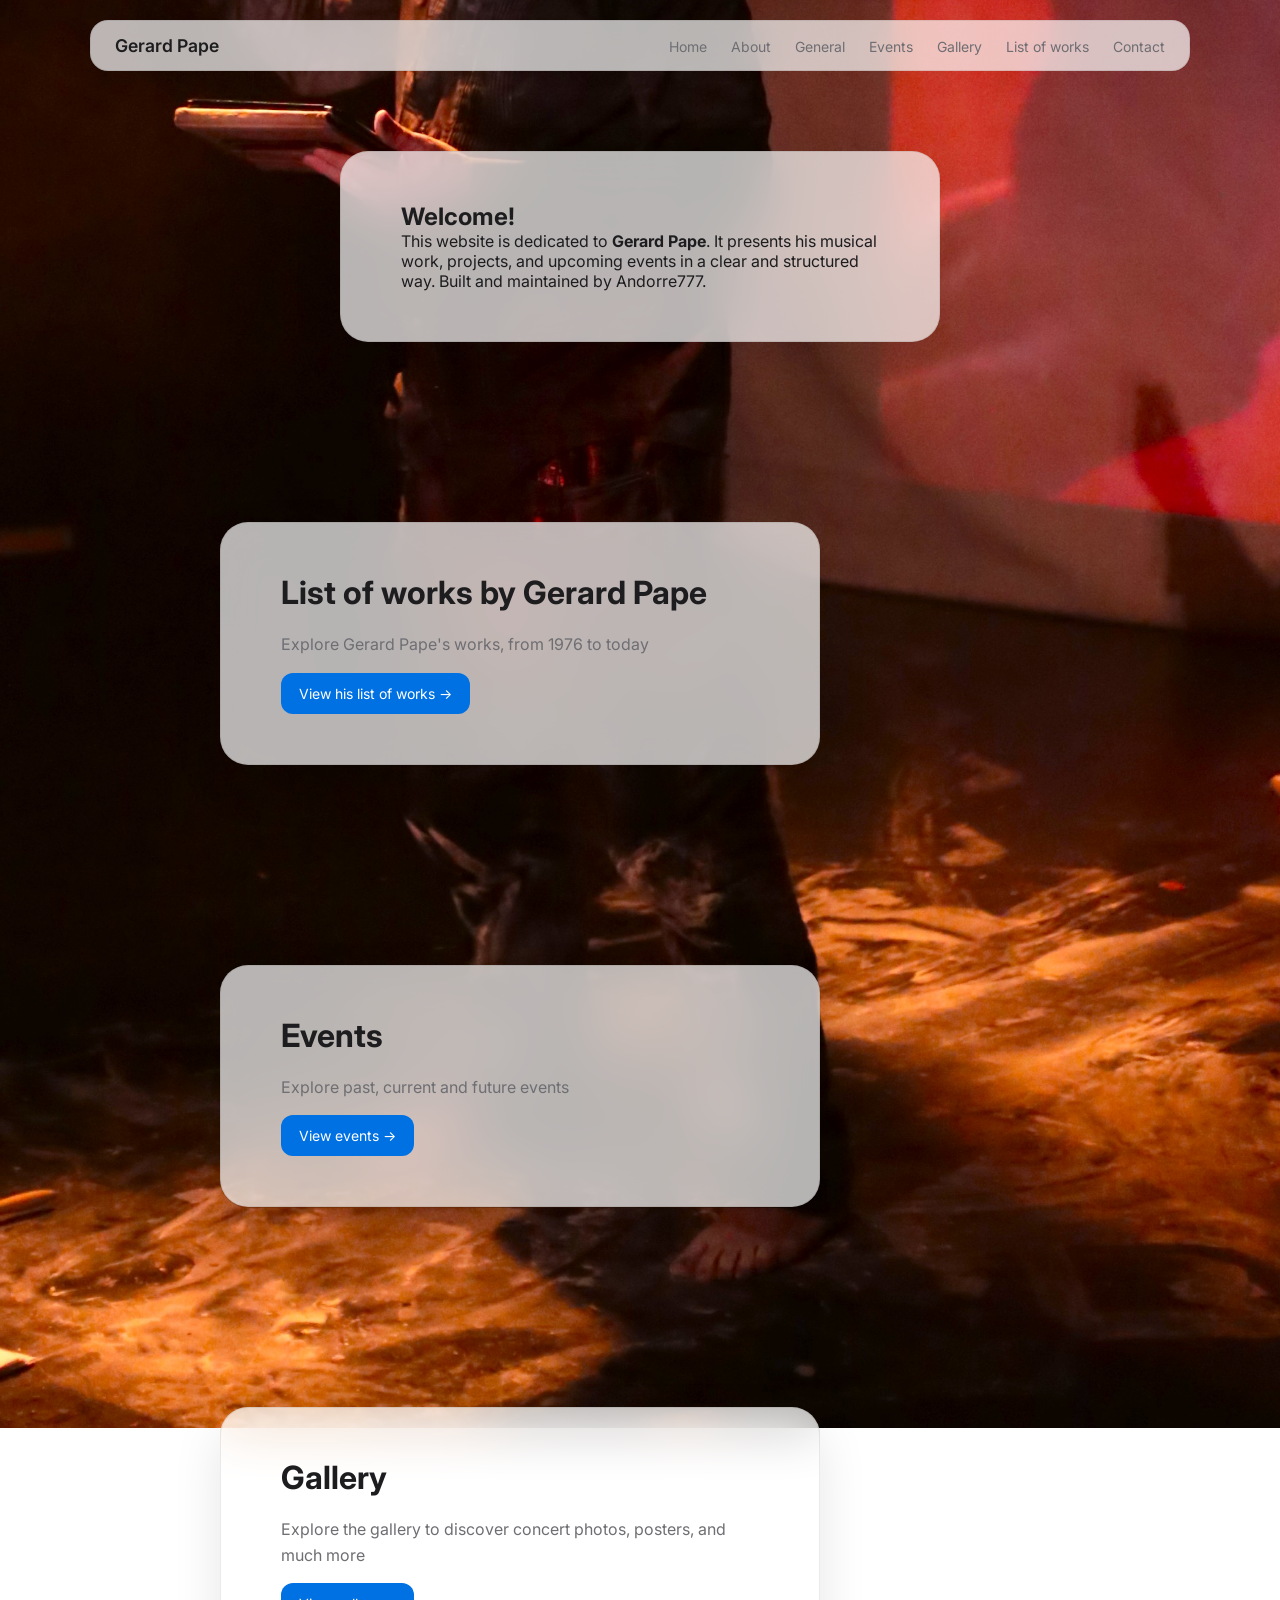
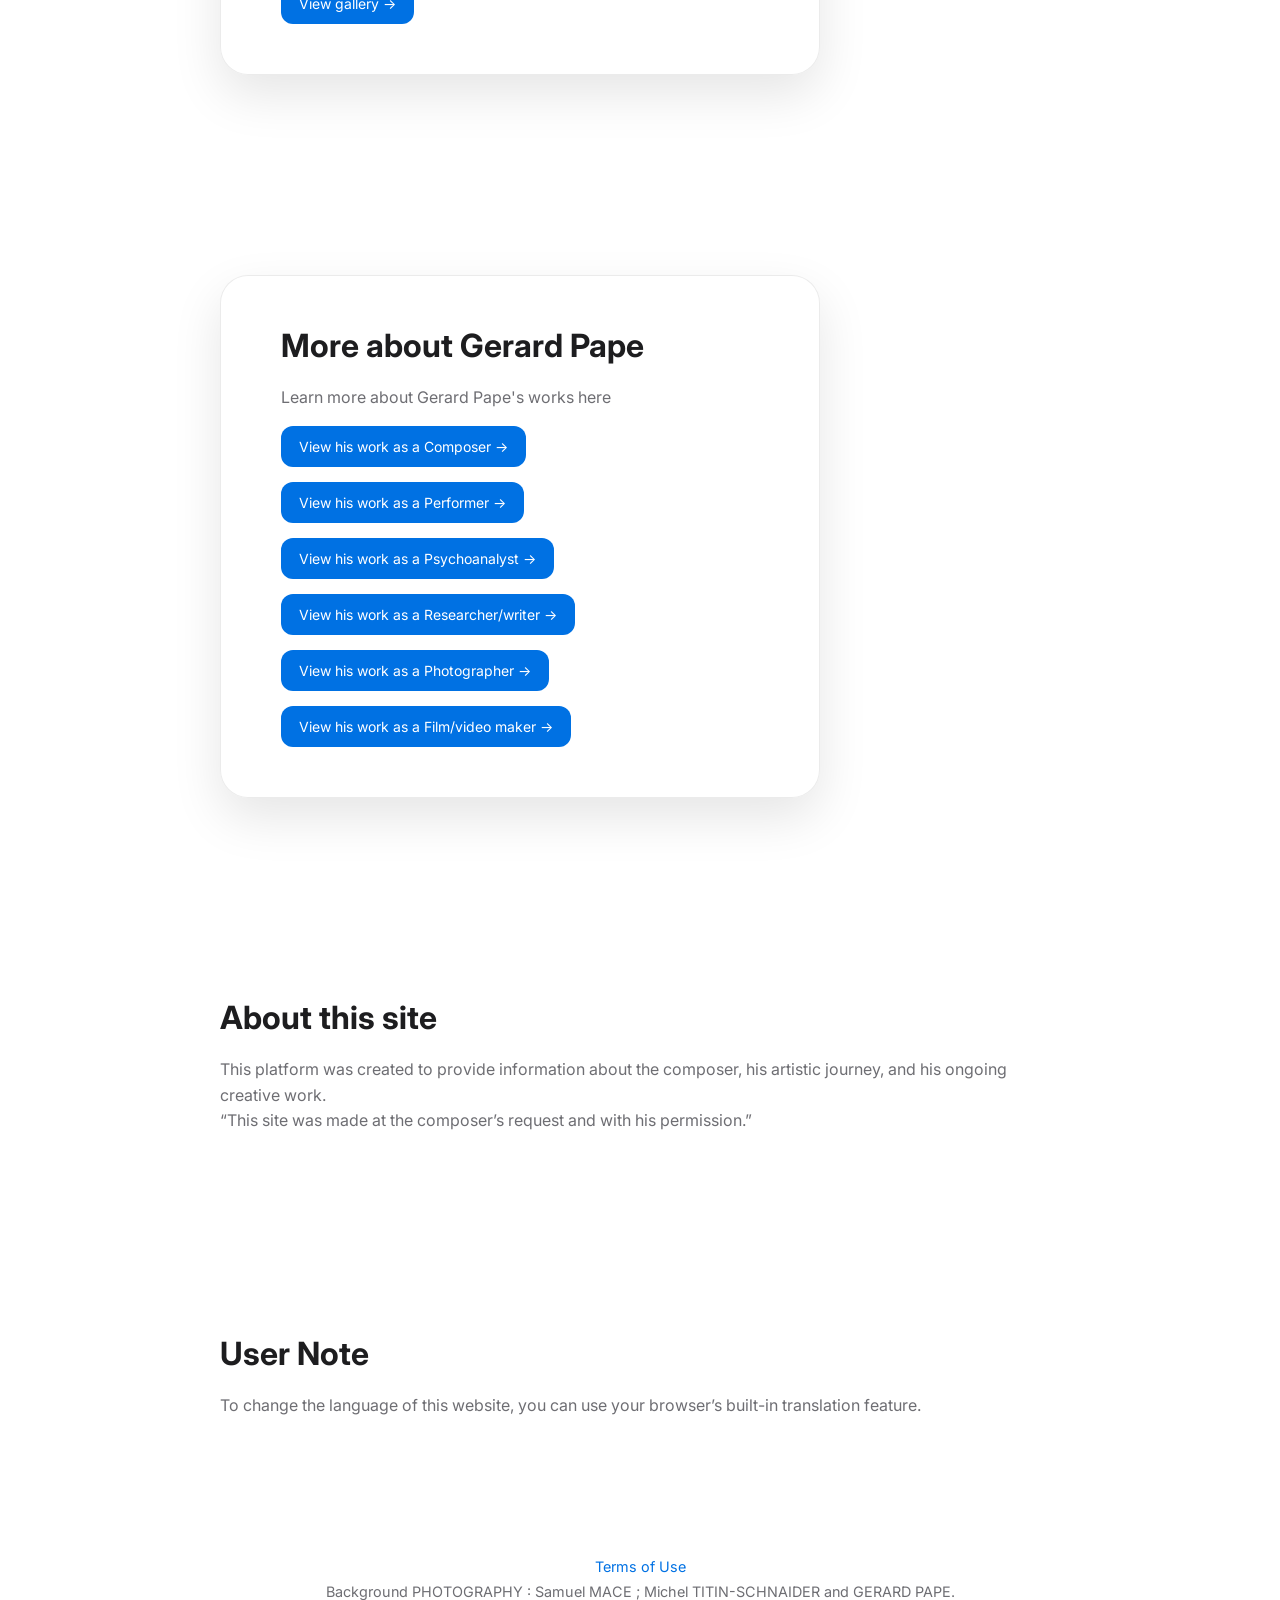
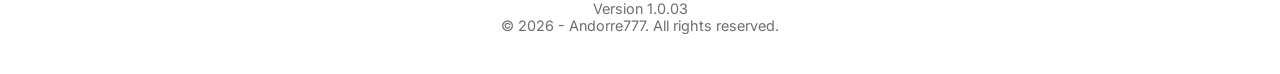
<file: index.html>
<!DOCTYPE html>
<html lang="fr">
<head>
    <meta charset="UTF-8">
    <meta name="viewport" content="width=device-width, initial-scale=1.0">
    <title>Gerard Pape</title>
    <link rel="icon" type="image/png" href="FaviconGP.png">

    <!-- CSS global -->
    <link rel="stylesheet" href="style.css">

    <!-- Font clean -->
    <link href="https://fonts.googleapis.com/css2?family=Inter:wght@300;400;600&display=swap" rel="stylesheet">

    <style>
:root {
    --background-image: url("image2.JPG");
}
</style>
</head>

<body>

    <!-- NAVBAR -->
    <header class="navbar">
        <div class="logo">Gerard Pape</div>
        <nav>
            <a href="index.html">Home</a>
            <a href="choose.html">About</a>
            <a href="composer.html">General</a>
            <a href="events.html">Events</a>
            <a href="gallery.html">Gallery</a>
            <a href="ListOfWorks.html">List of works</a>
            <a href="contact.html">Contact</a>
        </nav>
    </header>

    <!-- HERO -->
    <section class="hero">
        <div class="glass-card">

            <h1>Welcome!</h1>
            <p>
                This website is dedicated to <strong>Gerard Pape</strong>.
                It presents his musical work, projects, and upcoming events in a clear and structured way.
                Built and maintained by Andorre777.
            </p>

        </div>
    </section>

    <!--  List of works  -->
    <section class="section" id="events">
        <div class="glass-card">

            <h2>List of works by Gerard Pape</h2>
            <p>
                Explore Gerard Pape's works, from 1976 to today
            </p>

            <a href="ListOfWorks.html" class="btn">
                View his list of works →
            </a>

        </div>
    </section>

    <!--  Events  -->
    <section class="section" id="events">
        <div class="glass-card">

            <h2>Events</h2>
            <p>
                Explore past, current and future events
            </p>

            <a href="events.html" class="btn">
                View events →
            </a>

        </div>
    </section>

    <!--  Gallery  -->
    <section class="section" id="events">
        <div class="glass-card">

            <h2>Gallery</h2>
            <p>
                Explore the gallery to discover concert photos, posters, and much more
            </p>

            <a href="gallery.html" class="btn">
                View gallery →
            </a>

        </div>
    </section>


     <!--  More infos  -->
    <section class="section" id="events">
        <div class="glass-card">

            <h2>More about Gerard Pape</h2>
            <p>
                Learn more about Gerard Pape's works here
            </p>

            <a href="page1.html" class="btn">
                View his work as a Composer →
            </a>

            <a href="page2.html" class="btn">
                View his work as a Performer →
            </a>

            <a href="page3.html" class="btn">
                View his work as a Psychoanalyst →
            </a>

            <a href="page4.html" class="btn">
                View his work as a Researcher/writer →
            </a>

            <a href="page5.html" class="btn">
                View his work as a Photographer →
            </a>

            <a href="page6.html" class="btn">
                View his work as a Film/video maker →
            </a>

        </div>
    </section>

    <!-- ABOUT SITE -->
    <section class="section" id="about">
        <h2>About this site</h2>
        <p>
            This platform was created to provide information about the composer,
            his artistic journey, and his ongoing creative work.
        </p>
          <p>
           “This site was made at the composer’s request and with his permission.”
        </p>
    </section>

    <!-- USER NOTE -->
    <section class="section">
        <h2>User Note</h2>
        <p>
            To change the language of this website, you can use your browser’s built-in translation feature.
        </p>
    </section>

    <!-- FOOTER -->
    <footer>
        <a href="terms-of-use.html">Terms of Use</a>
        <p>Background PHOTOGRAPHY : Samuel MACE ; Michel TITIN-SCHNAIDER and GERARD PAPE.<p/>
        <p>Version 1.0.03</p>
        <p>© 2026 - Andorre777. All rights reserved.</p>
    </footer>

</body>
</html>
</file>
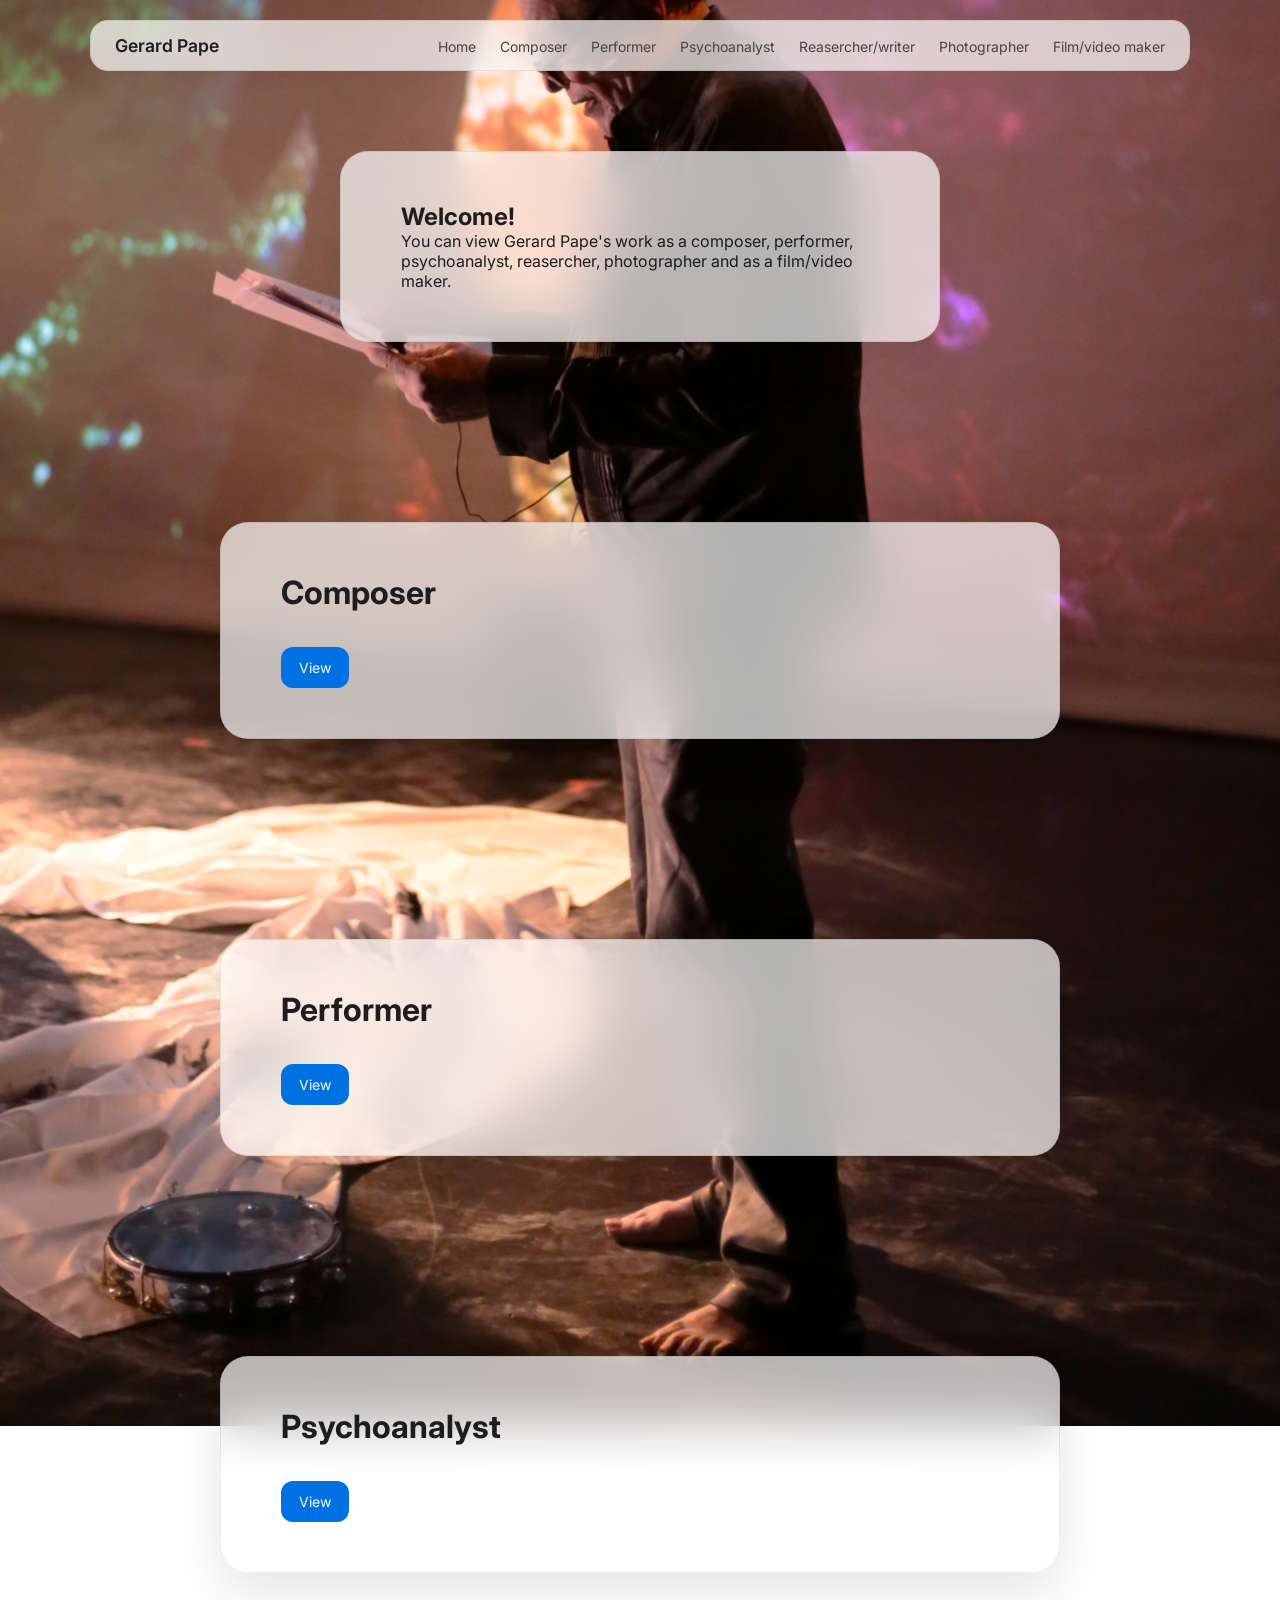
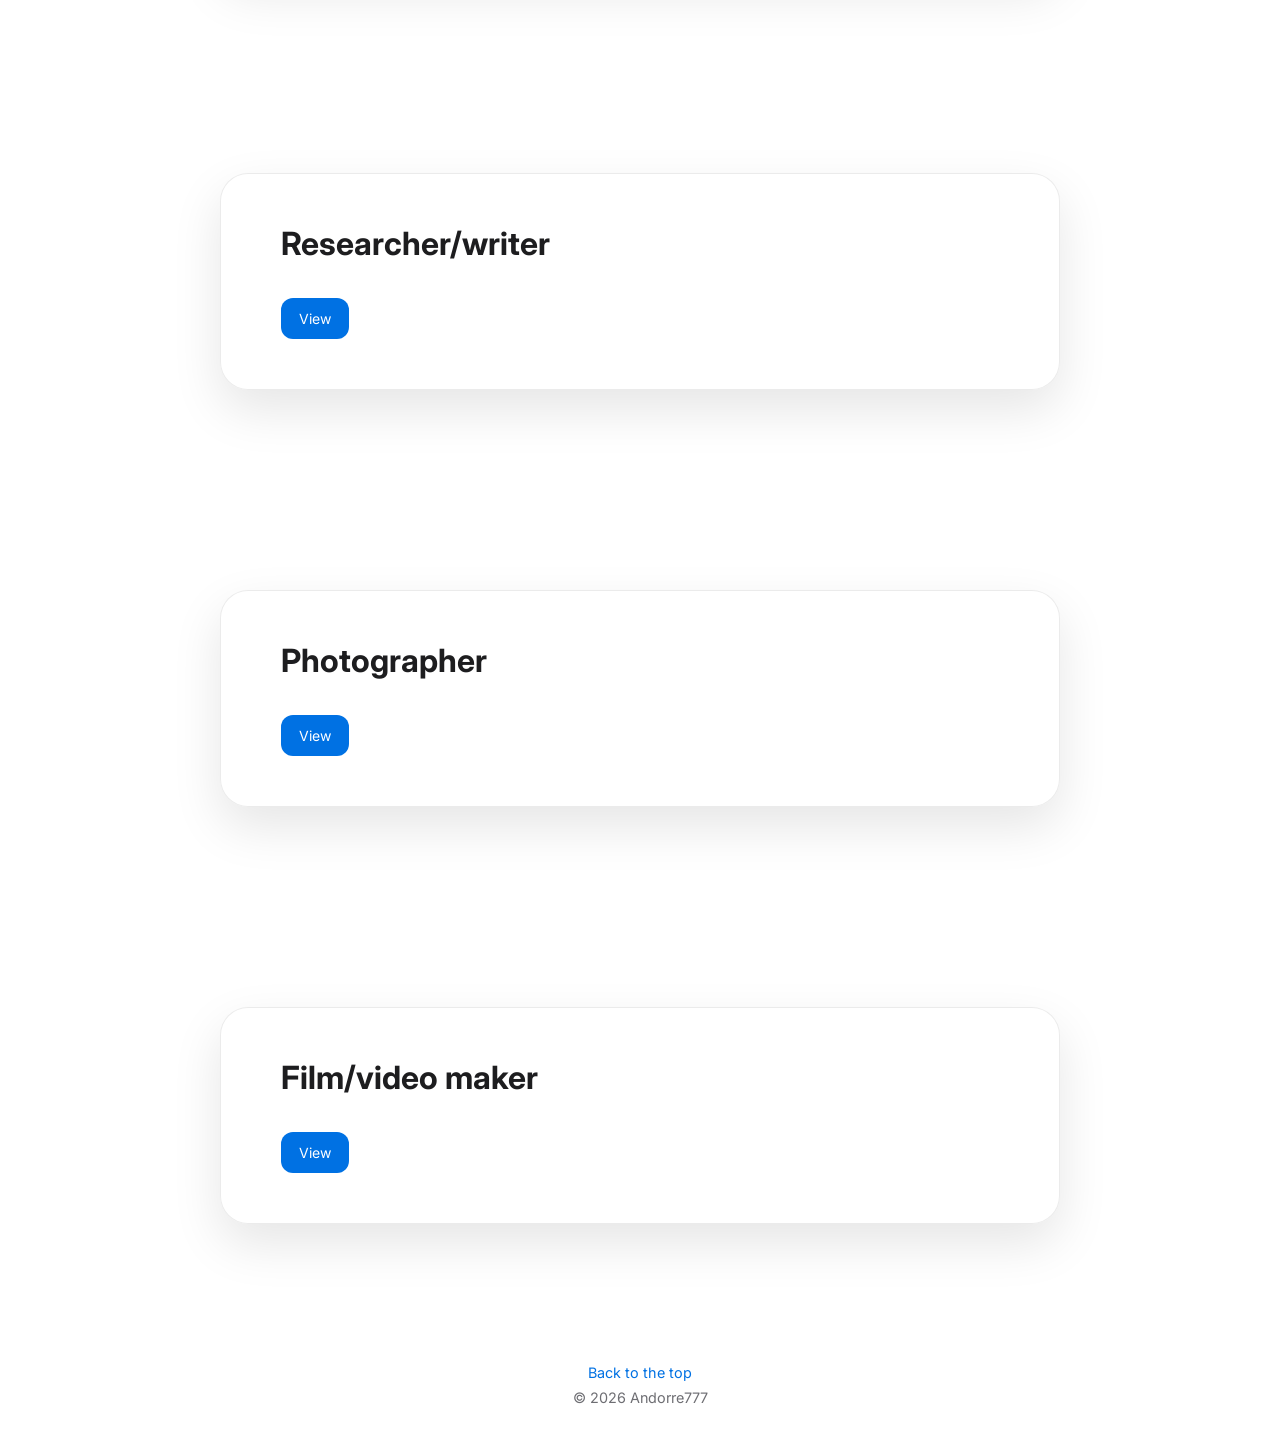
<file: choose.html>
<!DOCTYPE html>
<html lang="fr">
<head>
    <meta charset="UTF-8">
    <meta name="viewport" content="width=device-width, initial-scale=1.0">
    <title>Accueil</title>

    <link rel="preconnect" href="https://fonts.googleapis.com">
    <link rel="preconnect" href="https://fonts.gstatic.com" crossorigin>
    <link href="https://fonts.googleapis.com/css2?family=Inter:wght@400;500;600&display=swap" rel="stylesheet">

    <link rel="stylesheet" href="style.css">
    <link rel="icon" type="image/png" href="FaviconGP.png">

    <style>
:root {
    --background-image: url("image3.JPG");
}
</style>
</head>
<body>

    <!-- NAVBAR -->
    <nav class="navbar">
        <div class="logo">Gerard Pape</div>

        <div>
            <a style="color:#444;" href="index.html">Home</a>
            <a style="color:#444;" href="#section1">Composer</a>
            <a style="color:#444;" href="#section2">Performer</a>
            <a style="color:#444;" href="#section3">Psychoanalyst</a>
            <a style="color:#444;" href="#section4">Reasercher/writer</a>
            <a style="color:#444;" href="#section5">Photographer</a>
            <a style="color:#444;" href="#section6">Film/video maker</a>
        </div>
    </nav>

    <!-- HERO -->
    <section class="hero">
        <div class="glass-card">
            <h1>Welcome!</h1>
            <p>
                You can view Gerard Pape's work as a composer, performer, psychoanalyst, reasercher, photographer and as a film/video maker.
            </p>
        </div>
    </section>

    <!-- SECTION 1 -->
    <section class="section" id="section1">
        <div class="glass-card2">
            <h2>Composer</h2>
            <a href="page1.html" class="btn">View</a>
        </div>
    </section>

    <!-- SECTION 2 -->
    <section class="section" id="section2">
        <div class="glass-card2">
            <h2>Performer</h2>
            <a href="page2.html" class="btn">View</a>
        </div>
    </section>

    <!-- SECTION 3 -->
    <section class="section" id="section3">
        <div class="glass-card2">
            <h2>Psychoanalyst</h2>
            <a href="page3.html" class="btn">View</a>
        </div>
    </section>

    <!-- SECTION 4 -->
    <section class="section" id="section4">
        <div class="glass-card2">
            <h2>Researcher/writer</h2>
            <a href="page4.html" class="btn">View</a>
        </div>
    </section>

    <!-- SECTION 5 -->
    <section class="section" id="section5">
        <div class="glass-card2">
            <h2>Photographer</h2>
            <a href="page5.html" class="btn">View</a>
        </div>
    </section>

    <!-- SECTION 6 -->
    <section class="section" id="section6">
        <div class="glass-card2">
            <h2>Film/video maker</h2>
            <a href="page6.html" class="btn">View</a>
        </div>
    </section>

    <!-- FOOTER -->
    <footer>
        <a href="#">Back to the top</a>
        <p>© 2026 Andorre777</p>
    </footer>

</body>
</html>
</file>
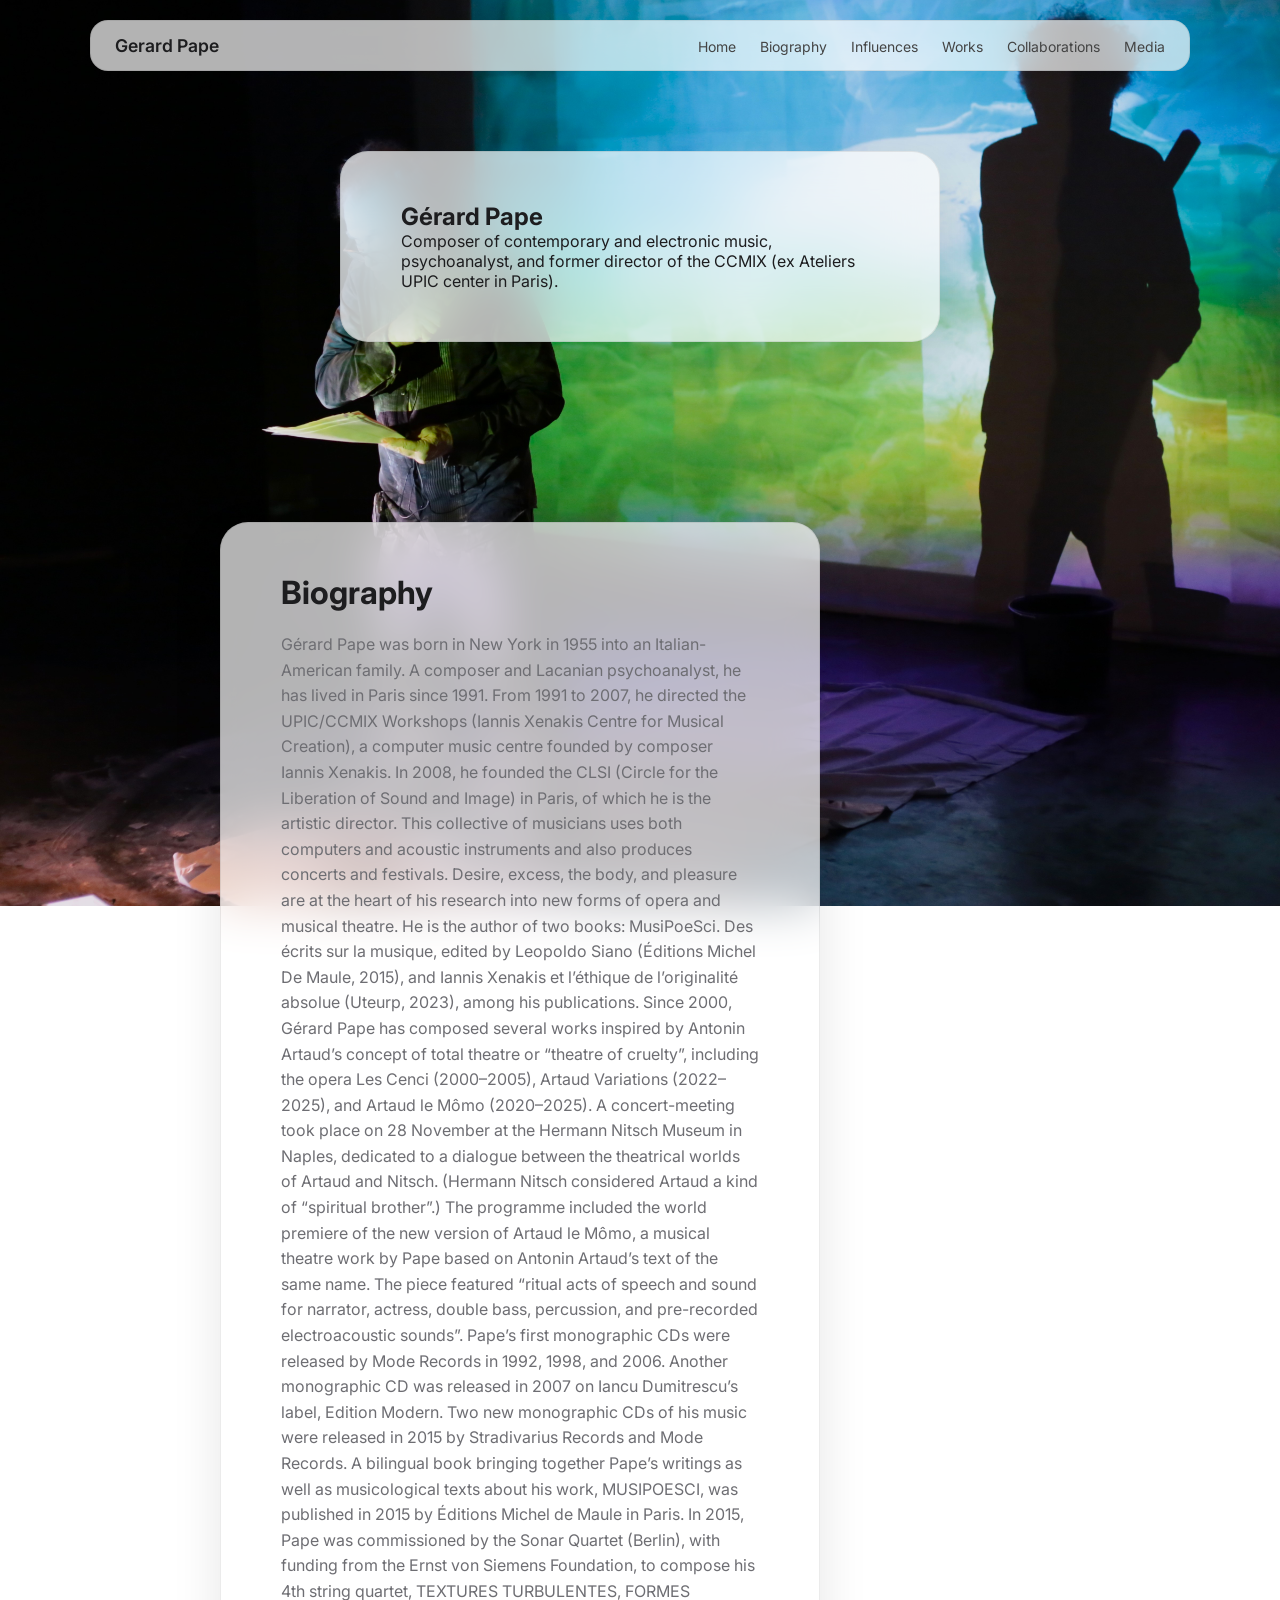
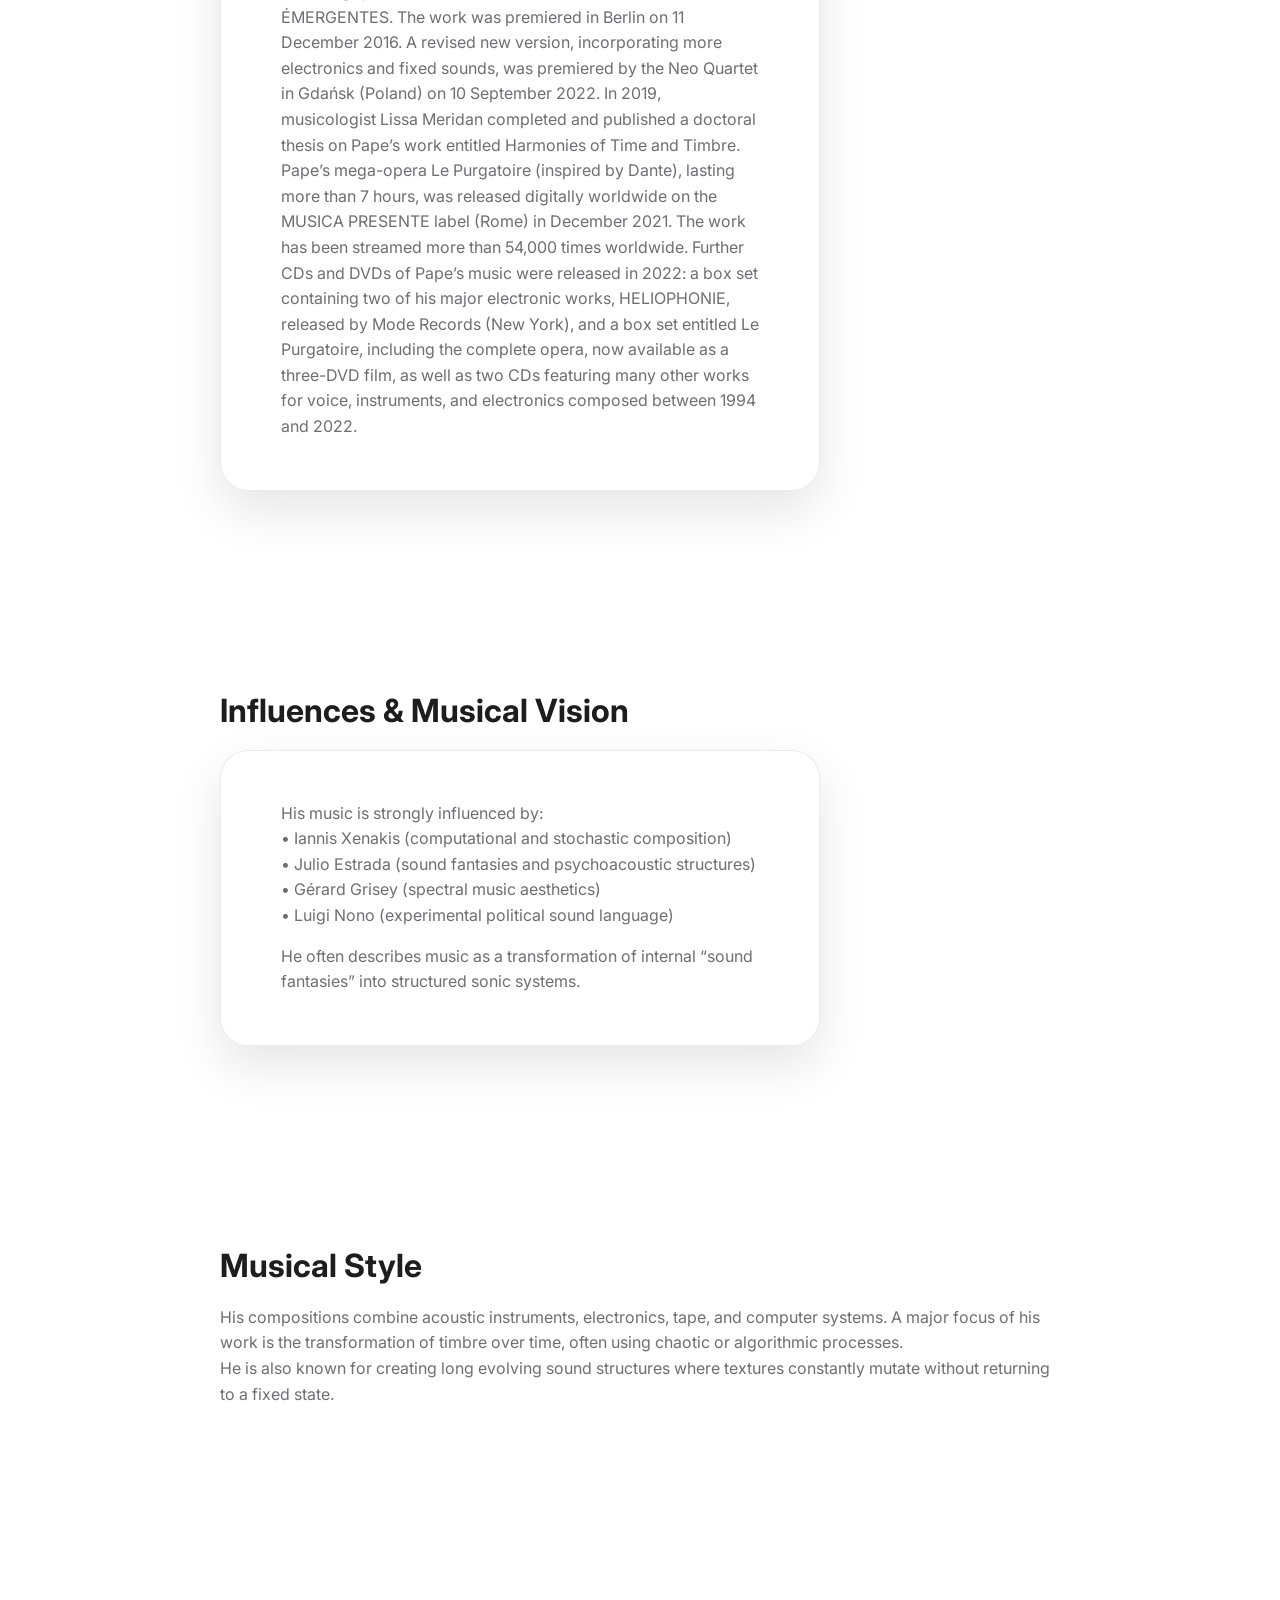
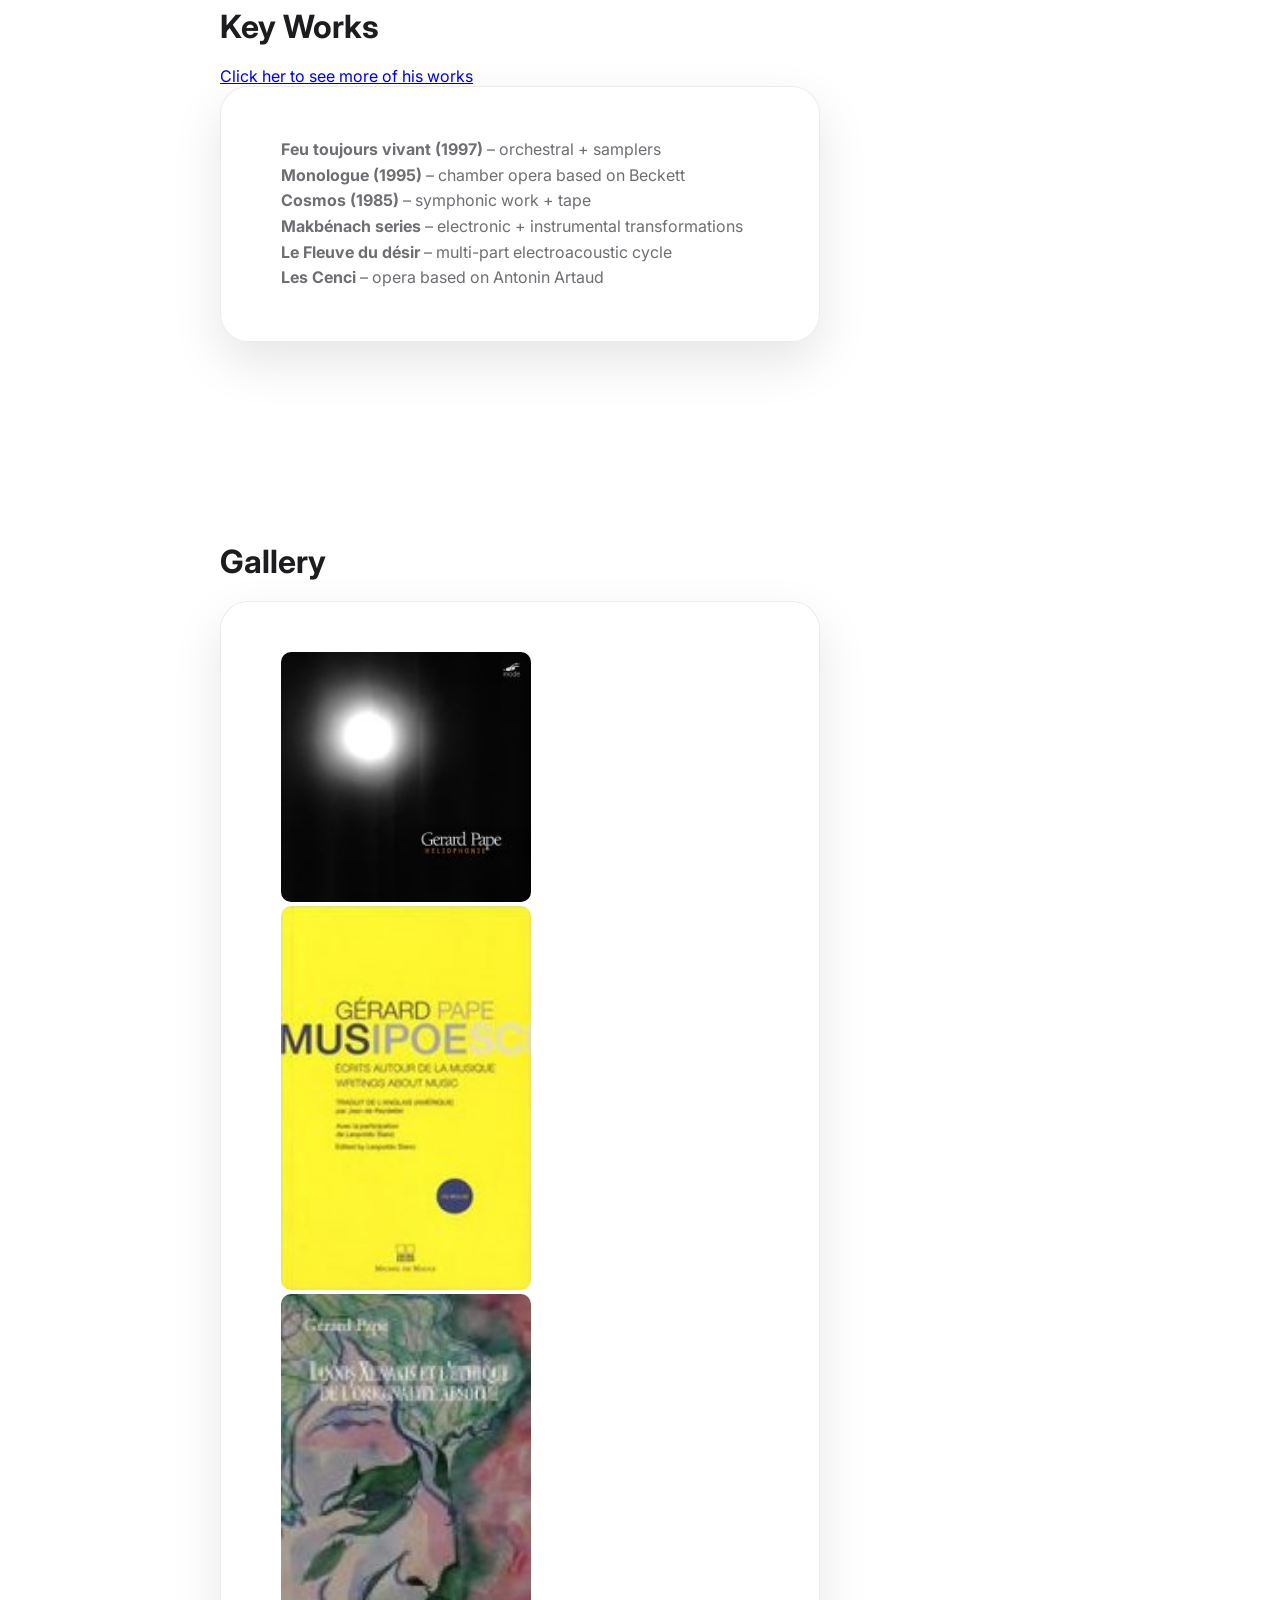
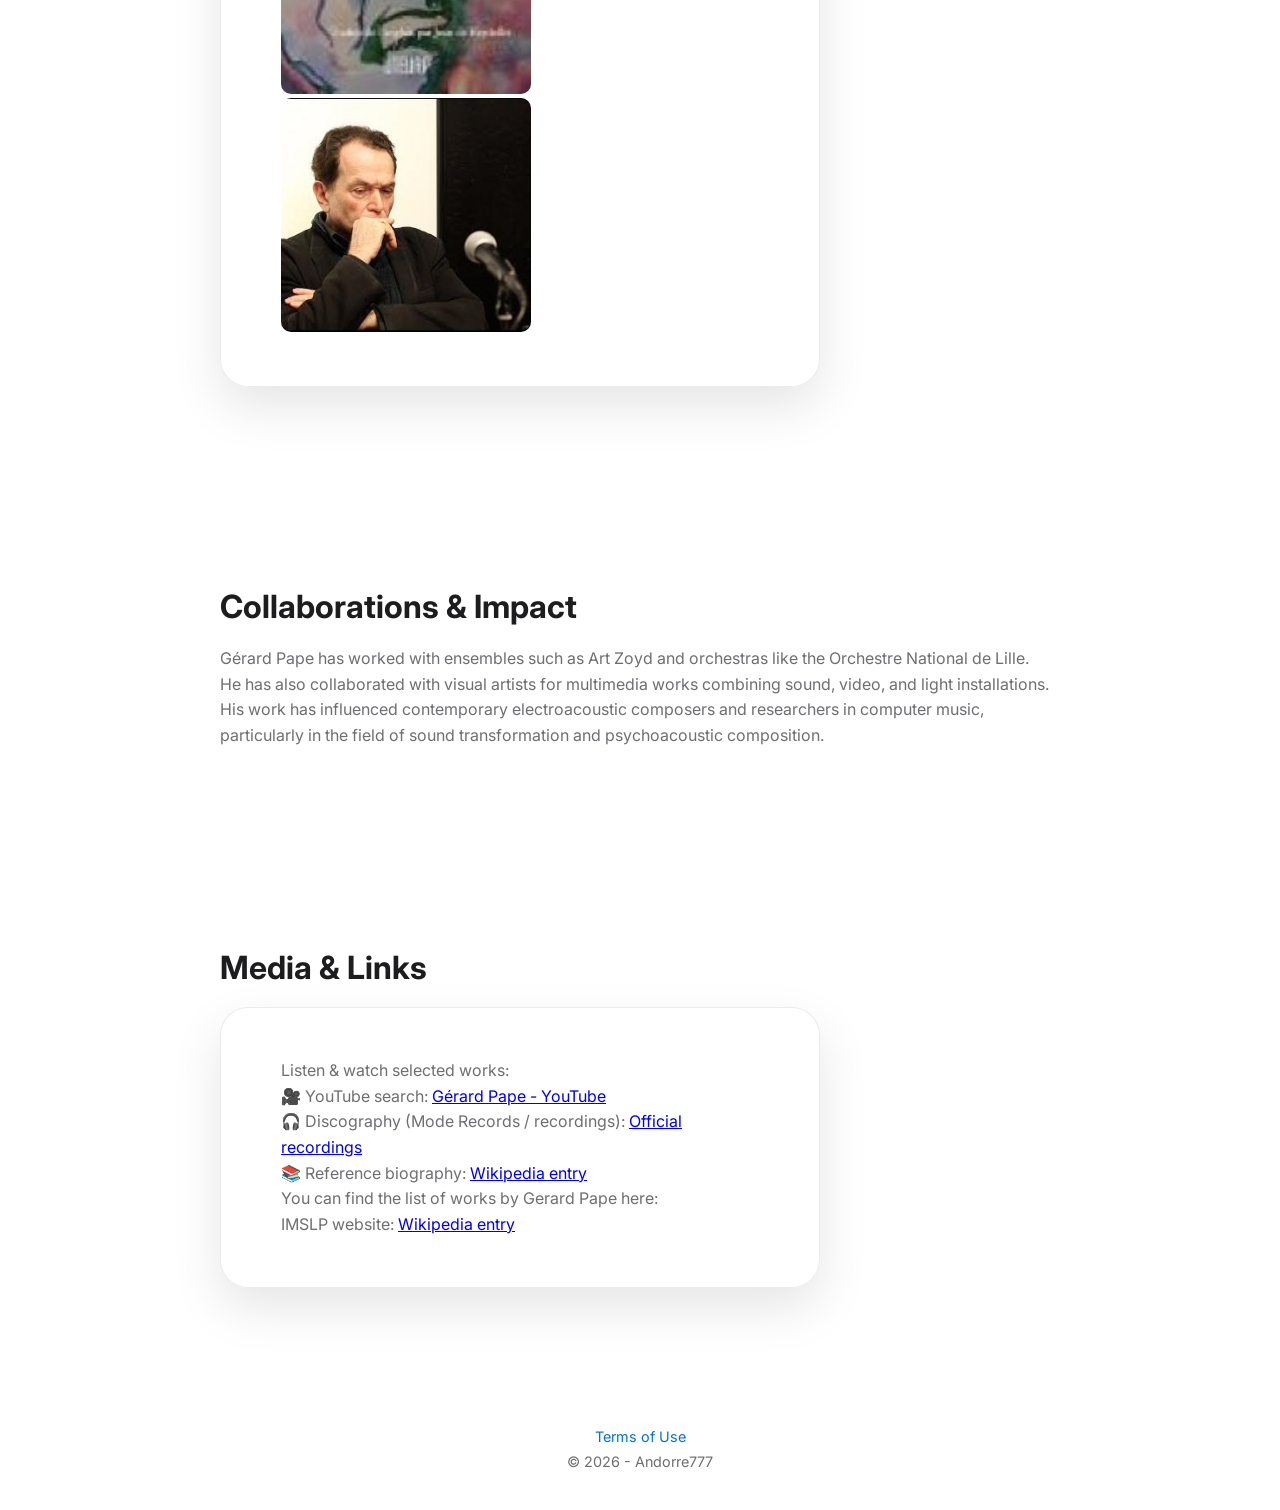
<file: composer.html>
<!DOCTYPE html>
<html lang="fr">
<head>
    <meta charset="UTF-8">
    <meta name="viewport" content="width=device-width, initial-scale=1.0">
    <title>Gérard Pape - Composer</title>
    <link rel="icon" type="image/png" href="FaviconGP.png">

    <link rel="stylesheet" href="style.css">
    <link href="https://fonts.googleapis.com/css2?family=Inter:wght@300;400;600&display=swap" rel="stylesheet">
<style>
:root {
    --background-image: url("image7.JPG");
}
</style>
    
</head>

<body>

<!-- NAVBAR -->
<header class="navbar">
    <div class="logo">Gerard Pape</div>
    <nav>
        <a style="color:#444;" href="index.html">Home</a>
        <a style="color:#444;" href="#bio">Biography</a>
        <a style="color:#444;" href="#influences">Influences</a>
        <a style="color:#444;" href="#works">Works</a>
        <a style="color:#444;" href="#collabs">Collaborations</a>
        <a style="color:#444;" href="#media">Media</a>
    </nav>
</header>

<!-- HERO -->
<section class="hero">
    <div class="glass-card">
        <h1>Gérard Pape</h1>
        <p>
            Composer of contemporary and electronic music, psychoanalyst,
            and former director of the CCMIX (ex Ateliers UPIC center in Paris).
        </p>
    </div>
</section>

<!-- BIO -->
<section class="section" id="bio">
     <div class="glass-card">
    <h2>Biography</h2>

    <p>
      Gérard Pape was born in New York in 1955 into an Italian-American family.

A composer and Lacanian psychoanalyst, he has lived in Paris since 1991. From 1991 to 2007, he directed the UPIC/CCMIX Workshops (Iannis Xenakis Centre for Musical Creation), a computer music centre founded by composer Iannis Xenakis. In 2008, he founded the CLSI (Circle for the Liberation of Sound and Image) in Paris, of which he is the artistic director. This collective of musicians uses both computers and acoustic instruments and also produces concerts and festivals.

Desire, excess, the body, and pleasure are at the heart of his research into new forms of opera and musical theatre. He is the author of two books: MusiPoeSci. Des écrits sur la musique, edited by Leopoldo Siano (Éditions Michel De Maule, 2015), and Iannis Xenakis et l’éthique de l’originalité absolue (Uteurp, 2023), among his publications.

Since 2000, Gérard Pape has composed several works inspired by Antonin Artaud’s concept of total theatre or “theatre of cruelty”, including the opera Les Cenci (2000–2005), Artaud Variations (2022–2025), and Artaud le Mômo (2020–2025).

A concert-meeting took place on 28 November at the Hermann Nitsch Museum in Naples, dedicated to a dialogue between the theatrical worlds of Artaud and Nitsch. (Hermann Nitsch considered Artaud a kind of “spiritual brother”.) The programme included the world premiere of the new version of Artaud le Mômo, a musical theatre work by Pape based on Antonin Artaud’s text of the same name. The piece featured “ritual acts of speech and sound for narrator, actress, double bass, percussion, and pre-recorded electroacoustic sounds”.

Pape’s first monographic CDs were released by Mode Records in 1992, 1998, and 2006. Another monographic CD was released in 2007 on Iancu Dumitrescu’s label, Edition Modern. Two new monographic CDs of his music were released in 2015 by Stradivarius Records and Mode Records.

A bilingual book bringing together Pape’s writings as well as musicological texts about his work, MUSIPOESCI, was published in 2015 by Éditions Michel de Maule in Paris.

In 2015, Pape was commissioned by the Sonar Quartet (Berlin), with funding from the Ernst von Siemens Foundation, to compose his 4th string quartet, TEXTURES TURBULENTES, FORMES ÉMERGENTES. The work was premiered in Berlin on 11 December 2016. A revised new version, incorporating more electronics and fixed sounds, was premiered by the Neo Quartet in Gdańsk (Poland) on 10 September 2022.

In 2019, musicologist Lissa Meridan completed and published a doctoral thesis on Pape’s work entitled Harmonies of Time and Timbre.

Pape’s mega-opera Le Purgatoire (inspired by Dante), lasting more than 7 hours, was released digitally worldwide on the MUSICA PRESENTE label (Rome) in December 2021. The work has been streamed more than 54,000 times worldwide.

Further CDs and DVDs of Pape’s music were released in 2022: a box set containing two of his major electronic works, HELIOPHONIE, released by Mode Records (New York), and a box set entitled Le Purgatoire, including the complete opera, now available as a three-DVD film, as well as two CDs featuring many other works for voice, instruments, and electronics composed between 1994 and 2022.
    </p>
           </div>
</section>

<!-- INFLUENCES -->
<section class="section" id="influences">
    <h2>Influences & Musical Vision</h2>

    <div class="glass-card">

        <p>
            His music is strongly influenced by:
        </p>

        <p>• Iannis Xenakis (computational and stochastic composition)</p>
        <p>• Julio Estrada (sound fantasies and psychoacoustic structures)</p>
        <p>• Gérard Grisey (spectral music aesthetics)</p>
        <p>• Luigi Nono (experimental political sound language)</p>

        <p style="margin-top:15px;">
            He often describes music as a transformation of internal “sound fantasies” into structured sonic systems.
        </p>

    </div>
</section>

<!-- STYLE -->
<section class="section">
    <h2>Musical Style</h2>

    <p>
        His compositions combine acoustic instruments, electronics, tape, and computer systems.
        A major focus of his work is the transformation of timbre over time,
        often using chaotic or algorithmic processes.
    </p>

    <p>
        He is also known for creating long evolving sound structures where textures constantly mutate
        without returning to a fixed state.
    </p>
</section>

<!-- WORKS -->
<section class="section" id="works">
    <h2>Key Works</h2>
    <a href="ListOfWorks.html">Click her to see more of his works</a>

    <div class="glass-card">

        <p><strong>Feu toujours vivant (1997)</strong> – orchestral + samplers</p>
        <p><strong>Monologue (1995)</strong> – chamber opera based on Beckett</p>
        <p><strong>Cosmos (1985)</strong> – symphonic work + tape</p>
        <p><strong>Makbénach series</strong> – electronic + instrumental transformations</p>
        <p><strong>Le Fleuve du désir</strong> – multi-part electroacoustic cycle</p>
        <p><strong>Les Cenci</strong> – opera based on Antonin Artaud</p>

    </div>
</section>


    <!-- WORKS -->
<section class="section" id="works">
    <h2>Gallery</h2>

    <div class="glass-card">

        <img src="Gerard/CD Héliophonie.jpg" alt="Image 1">
        <img src="Gerard/Gerard_Pape_book_musipoesci.jpg" alt="Image 2">
        <img src="Gerard/Iannis Xenakis et l'éthique de l'originalité absolue.jpg" alt="Image 3">
        <img src="Gerard/Gerard_Pape.jpg" alt="Image 4">

    </div>
</section>

<!-- COLLABS -->
<section class="section" id="collabs">
    <h2>Collaborations & Impact</h2>

    <p>
        Gérard Pape has worked with ensembles such as Art Zoyd and orchestras like the Orchestre National de Lille.
    </p>

    <p>
        He has also collaborated with visual artists for multimedia works combining sound, video, and light installations.
    </p>

    <p>
        His work has influenced contemporary electroacoustic composers and researchers in computer music,
        particularly in the field of sound transformation and psychoacoustic composition.
    </p>
</section>

<!-- MEDIA -->
<section class="section" id="media">
    <h2>Media & Links</h2>

    <div class="glass-card">

        <p>Listen & watch selected works:</p>

        <p>
            🎥 YouTube search:
            <a href="https://www.youtube.com/results?search_query=G%C3%A9rard+Pape+composer" target="_blank">
                Gérard Pape - YouTube
            </a>
        </p>

        <p>
            🎧 Discography (Mode Records / recordings):
            <a href="https://www.prestomusic.com/classical/composers/6151--pape-g" target="_blank">
                Official recordings
            </a>
        </p>

        <p>
            📚 Reference biography:
            <a href="https://en.wikipedia.org/wiki/G%C3%A9rard_Pape" target="_blank">
                Wikipedia entry
            </a>
        </p>

        <p>You can find the list of works by Gerard Pape here:</p>

            <p>
           IMSLP website:
            <a href="https://imslp.org/wiki/List_of_works_by_Gerard_Pape" target="_blank">
                Wikipedia entry
            </a>
        </p>

    </div>
</section>

<!-- FOOTER -->
<footer>
    <a href="terms-of-use.html">Terms of Use</a>
    <p>© 2026 - Andorre777</p>
</footer>

</body>
</html>
</file>
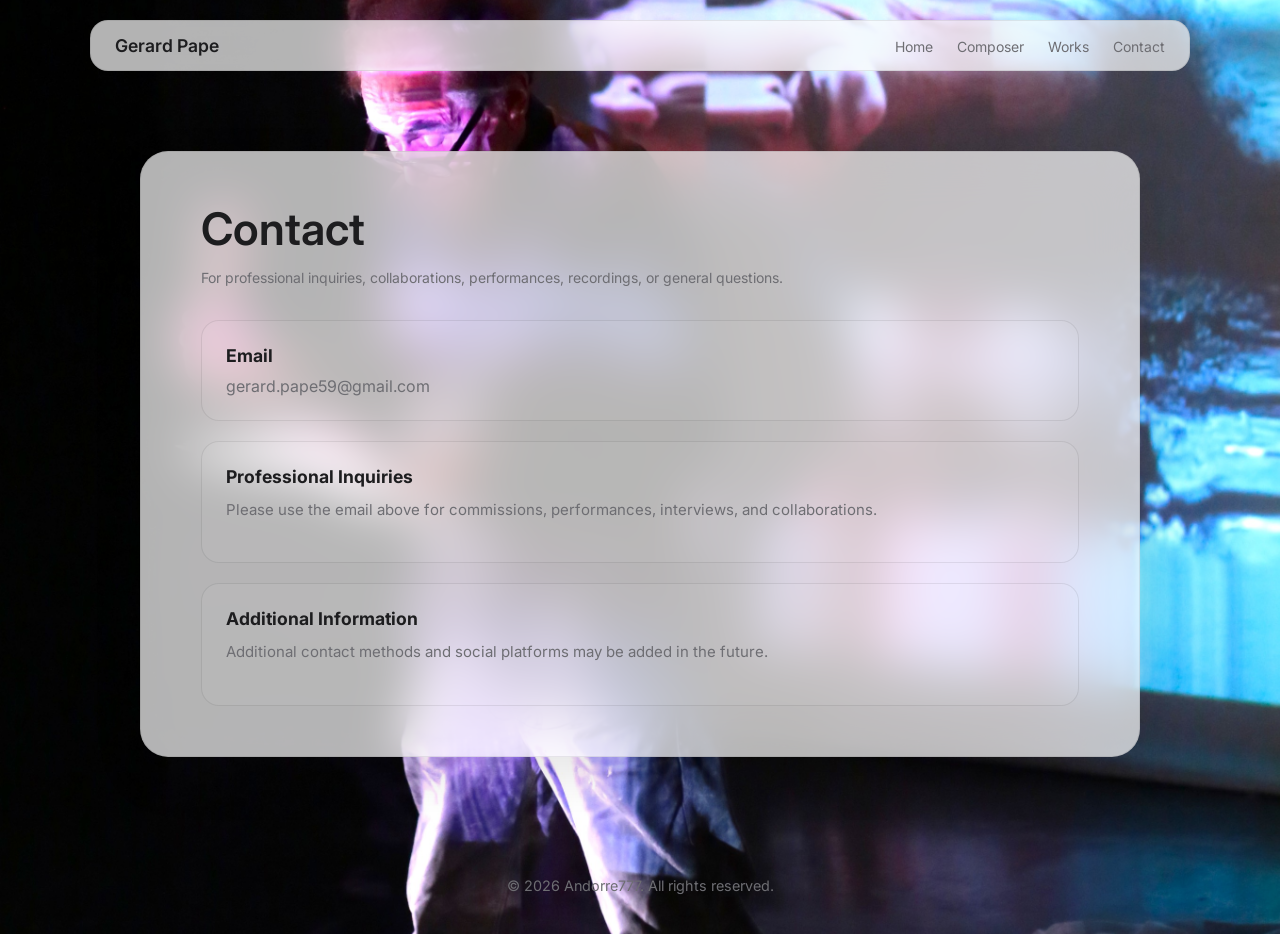
<file: contact.html>
<!DOCTYPE html>
<html lang="en">
<head>
    <meta charset="UTF-8">
    <meta name="viewport" content="width=device-width, initial-scale=1.0">
    <title>Contact | Gerard Pape</title>

    <link rel="stylesheet" href="style.css">
    <link rel="icon" type="image/png" href="FaviconGP.png">

    <link href="https://fonts.googleapis.com/css2?family=Inter:wght@300;400;600&display=swap" rel="stylesheet">

<style>
:root {
    --background-image: url("image4.JPG");
}
</style>
    
    <style>
        .contact-grid {
            display: grid;
            gap: 20px;
            margin-top: 30px;
        }

        .contact-item {
            padding: 24px;
            border-radius: 18px;
            background: rgba(255,255,255,0.04);
            border: 1px solid var(--border-glass);
        }

        .contact-item h3 {
            margin-bottom: 10px;
            font-size: 1.1rem;
        }

        .contact-item p,
        .contact-item a {
            color: var(--text-muted);
            text-decoration: none;
        }

        .contact-item a:hover {
            color: var(--accent);
        }
    </style>
</head>

<body>

    <header class="navbar">
        <div class="logo">Gerard Pape</div>

        <nav>
            <a href="index.html">Home</a>
            <a href="composer.html">Composer</a>
            <a href="ListOfWorks.html">Works</a>
            <a href="contact.html">Contact</a>
        </nav>
    </header>

    <section class="hero">
        <div class="glass-card2">

            <h1>Contact</h1>

            <p class="subtitle">
                For professional inquiries, collaborations, performances, recordings, or general questions.
            </p>

            <div class="contact-grid">

                <div class="contact-item">
                    <h3>Email</h3>
                    <a href="mailto:gerard.pape59@gmail.com">
                        gerard.pape59@gmail.com
                    </a>
                </div>

                <div class="contact-item">
                    <h3>Professional Inquiries</h3>
                    <p>
                        Please use the email above for commissions, performances, interviews, and collaborations.
                    </p>
                </div>

                <div class="contact-item">
                    <h3>Additional Information</h3>
                    <p>
                        Additional contact methods and social platforms may be added in the future.
                    </p>
                </div>

            </div>

        </div>
    </section>

    <footer>
        <p>© 2026 Andorre777. All rights reserved.</p>
    </footer>

</body>
</html>
</file>
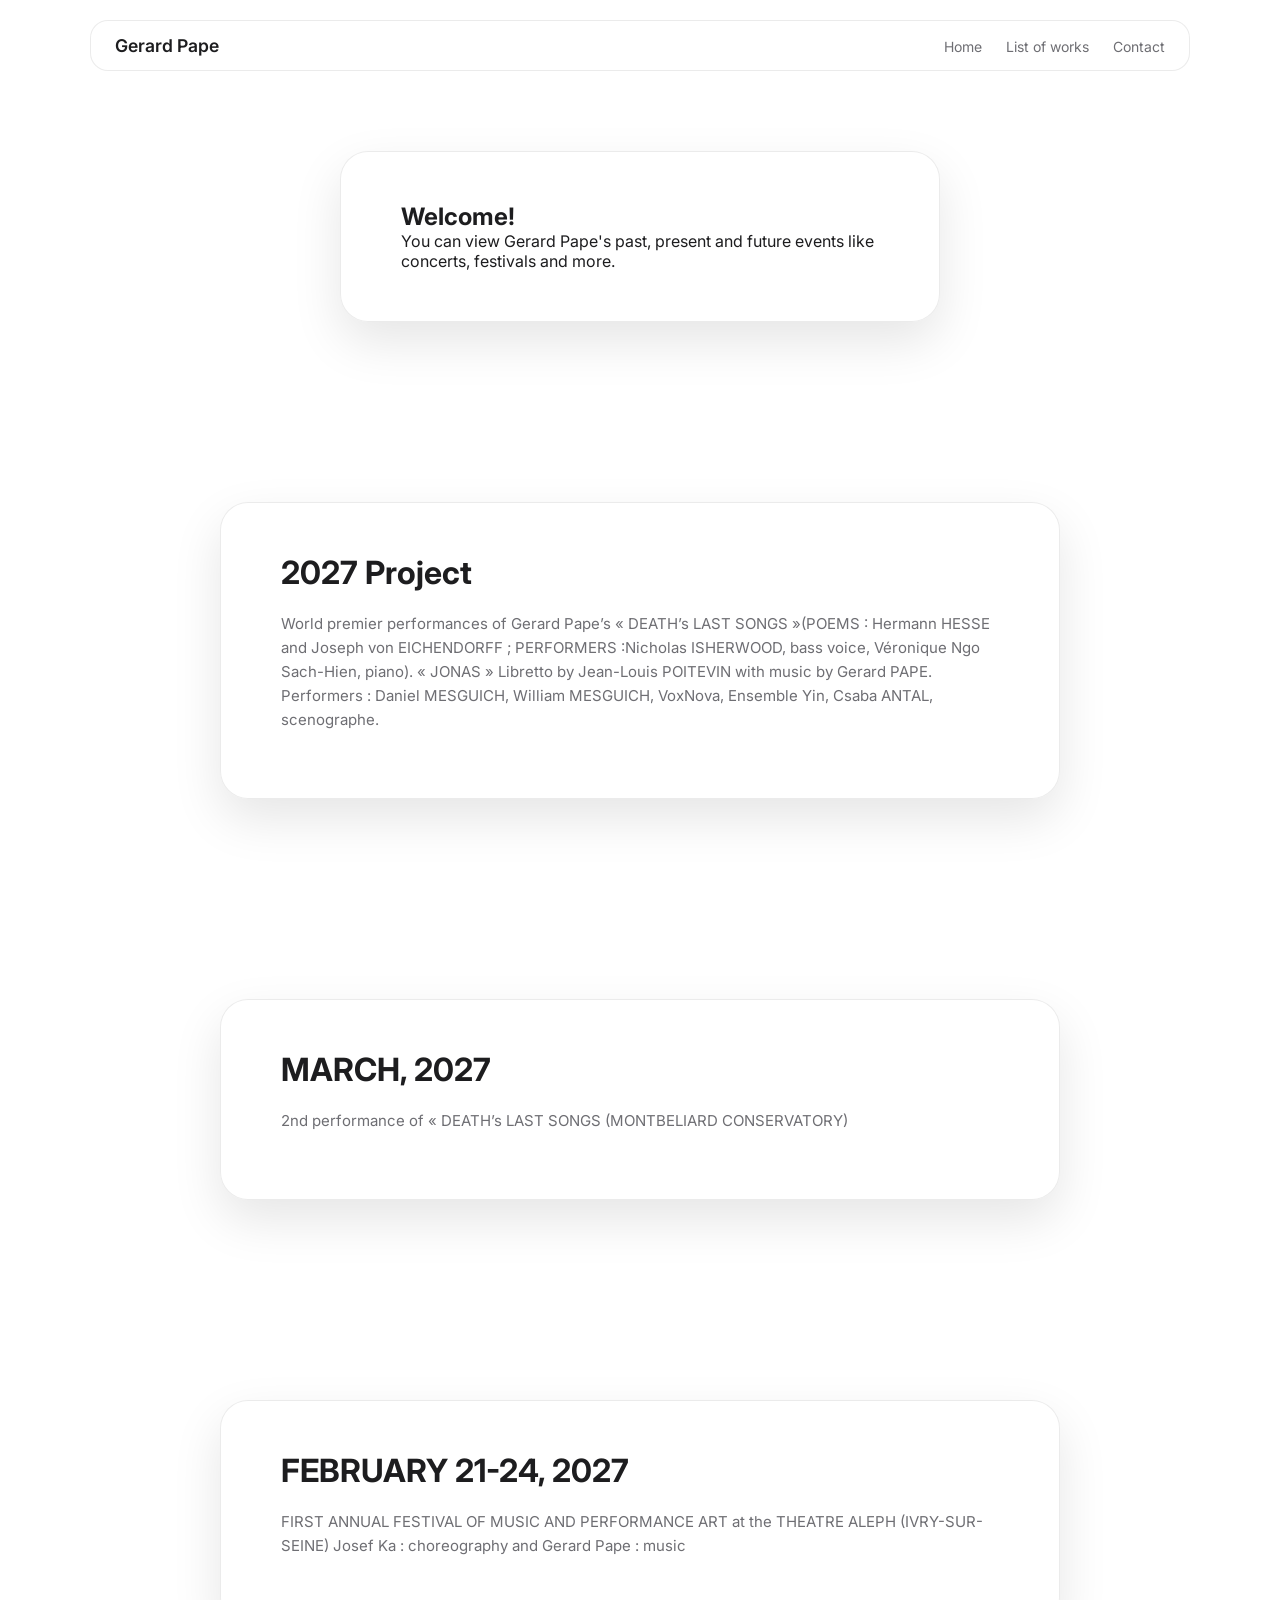
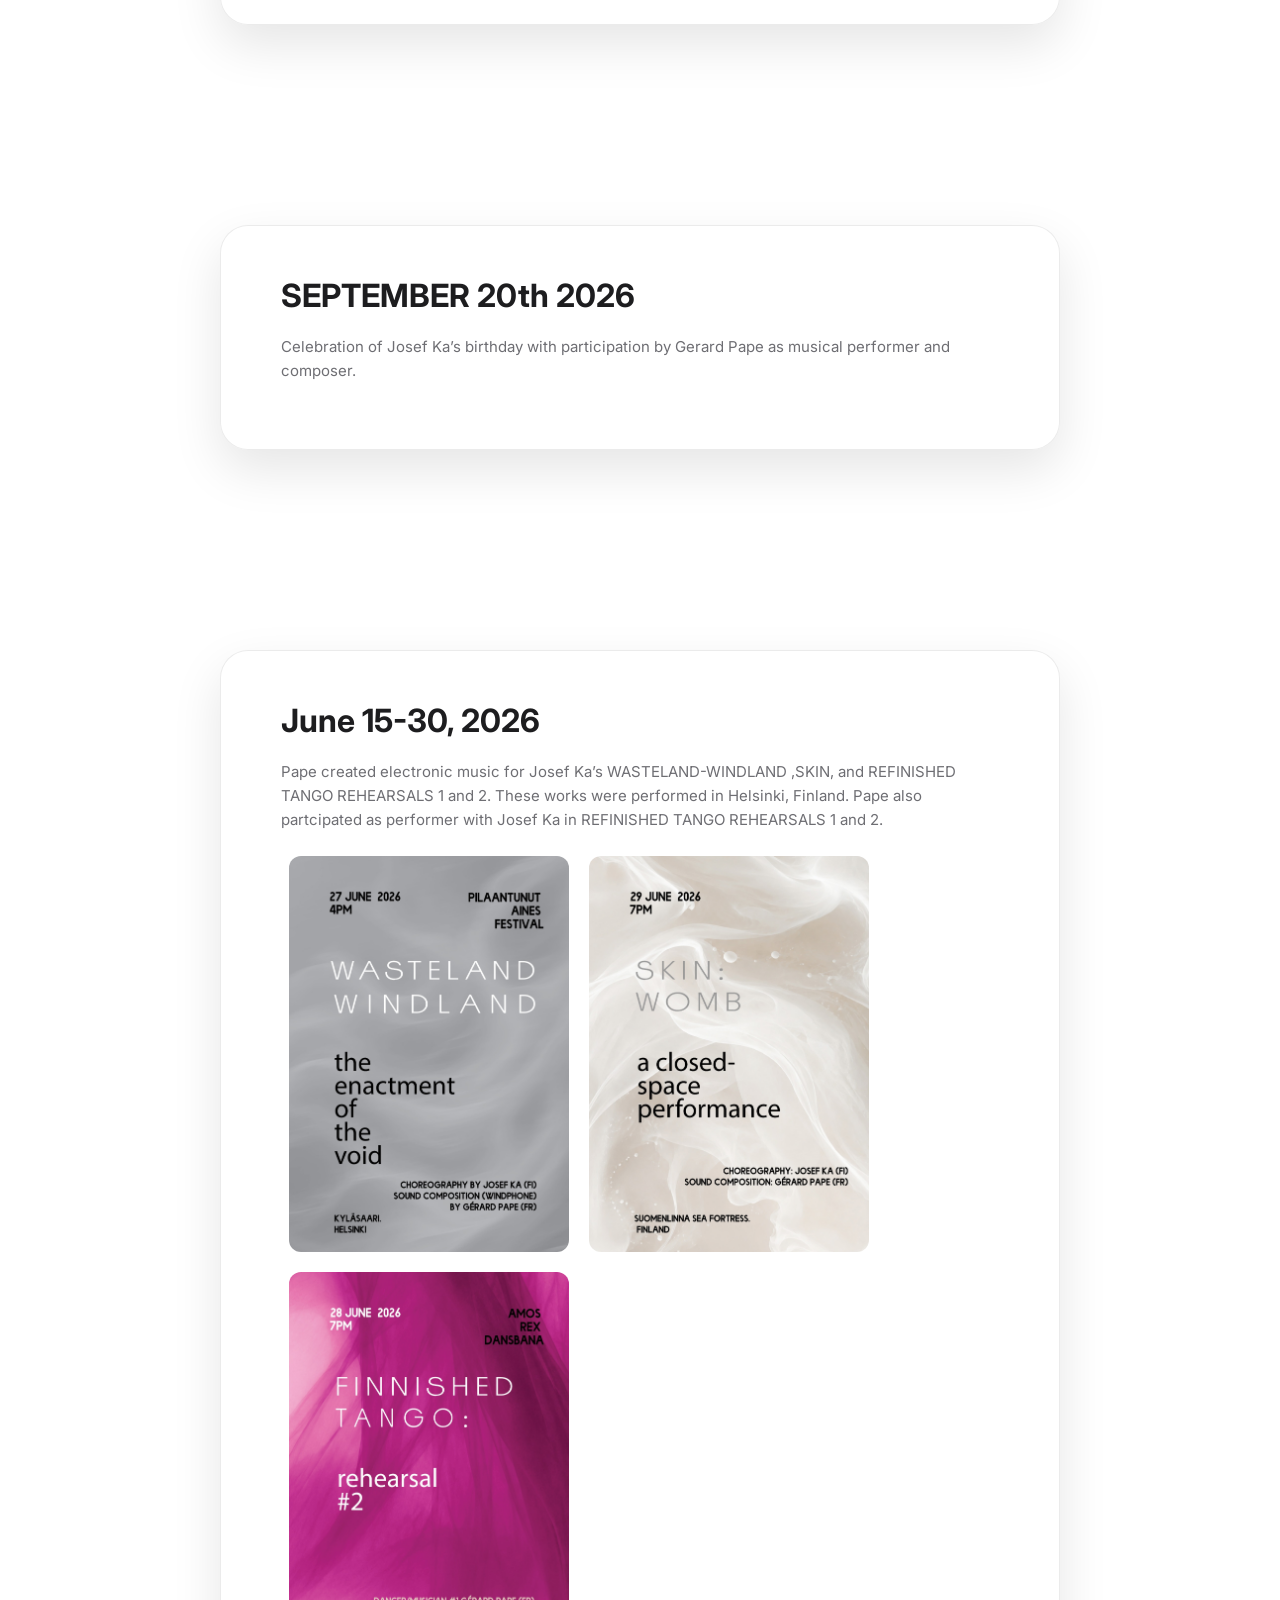
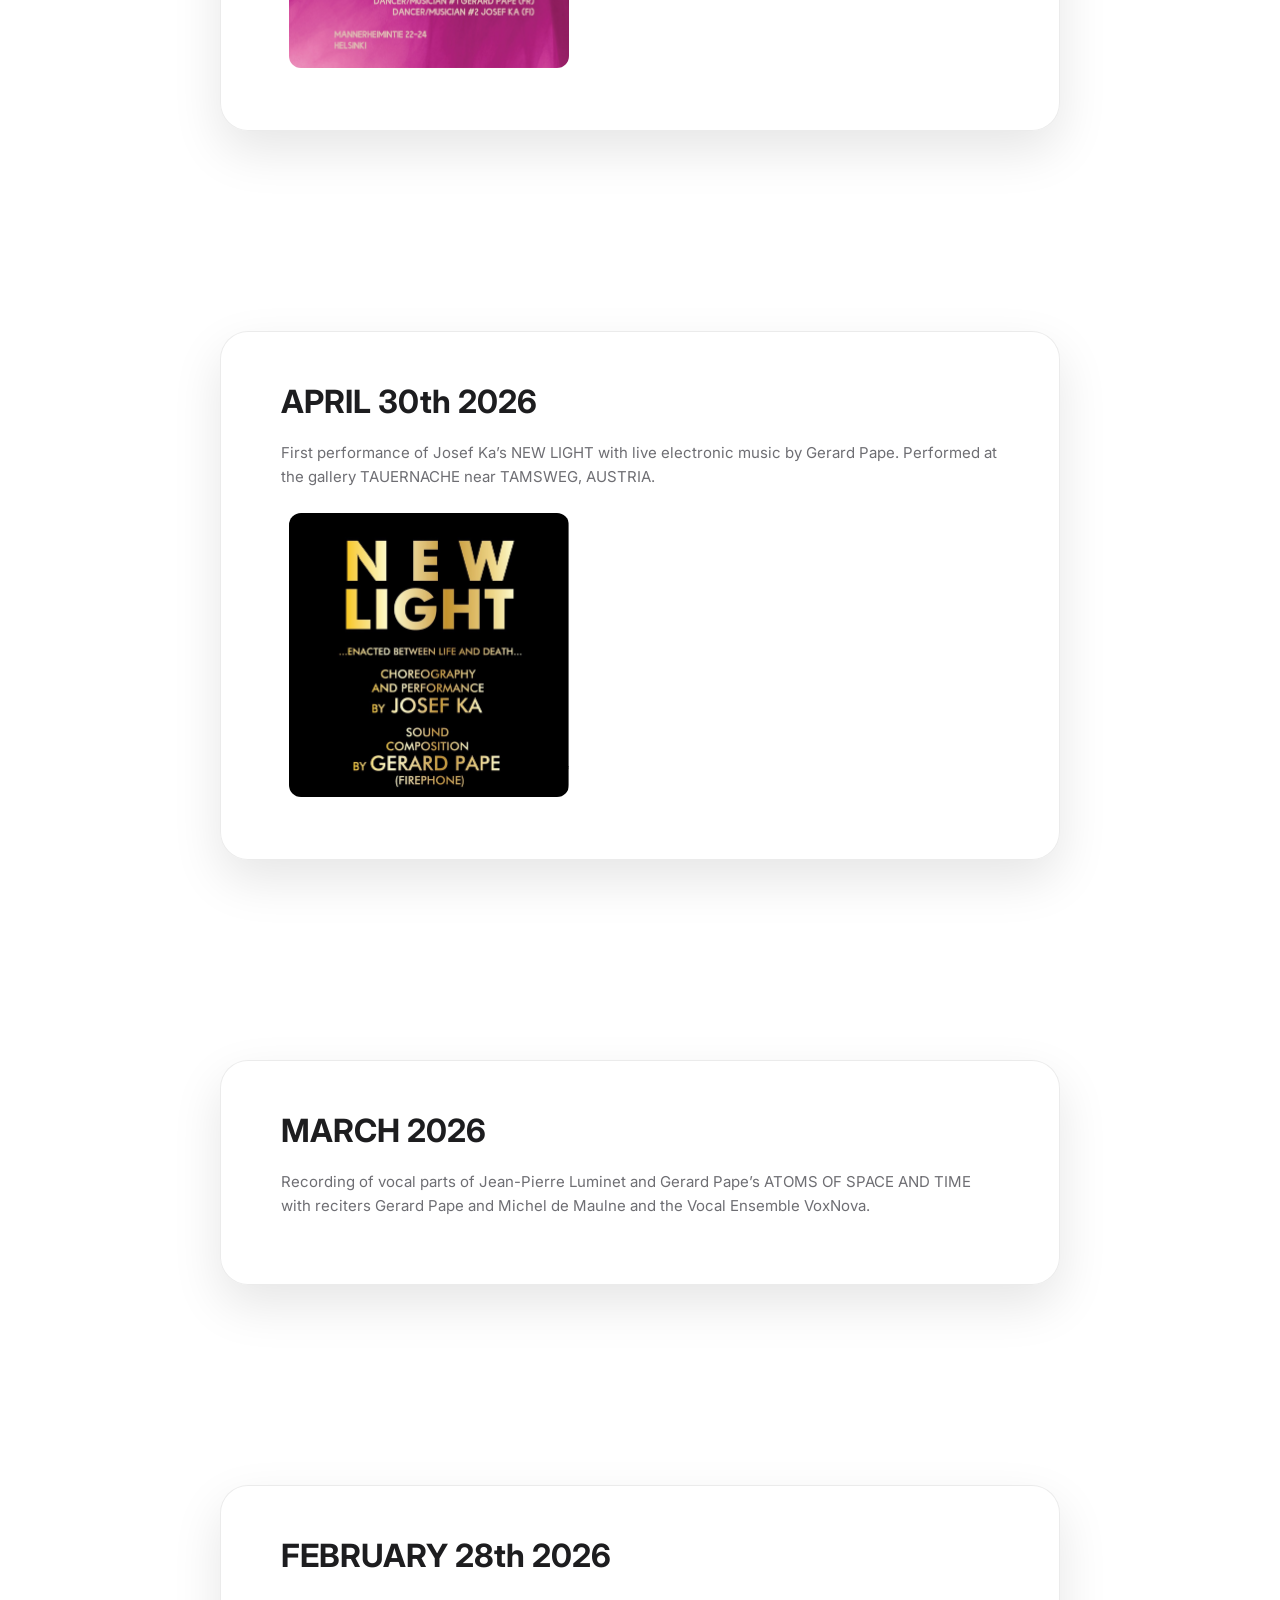
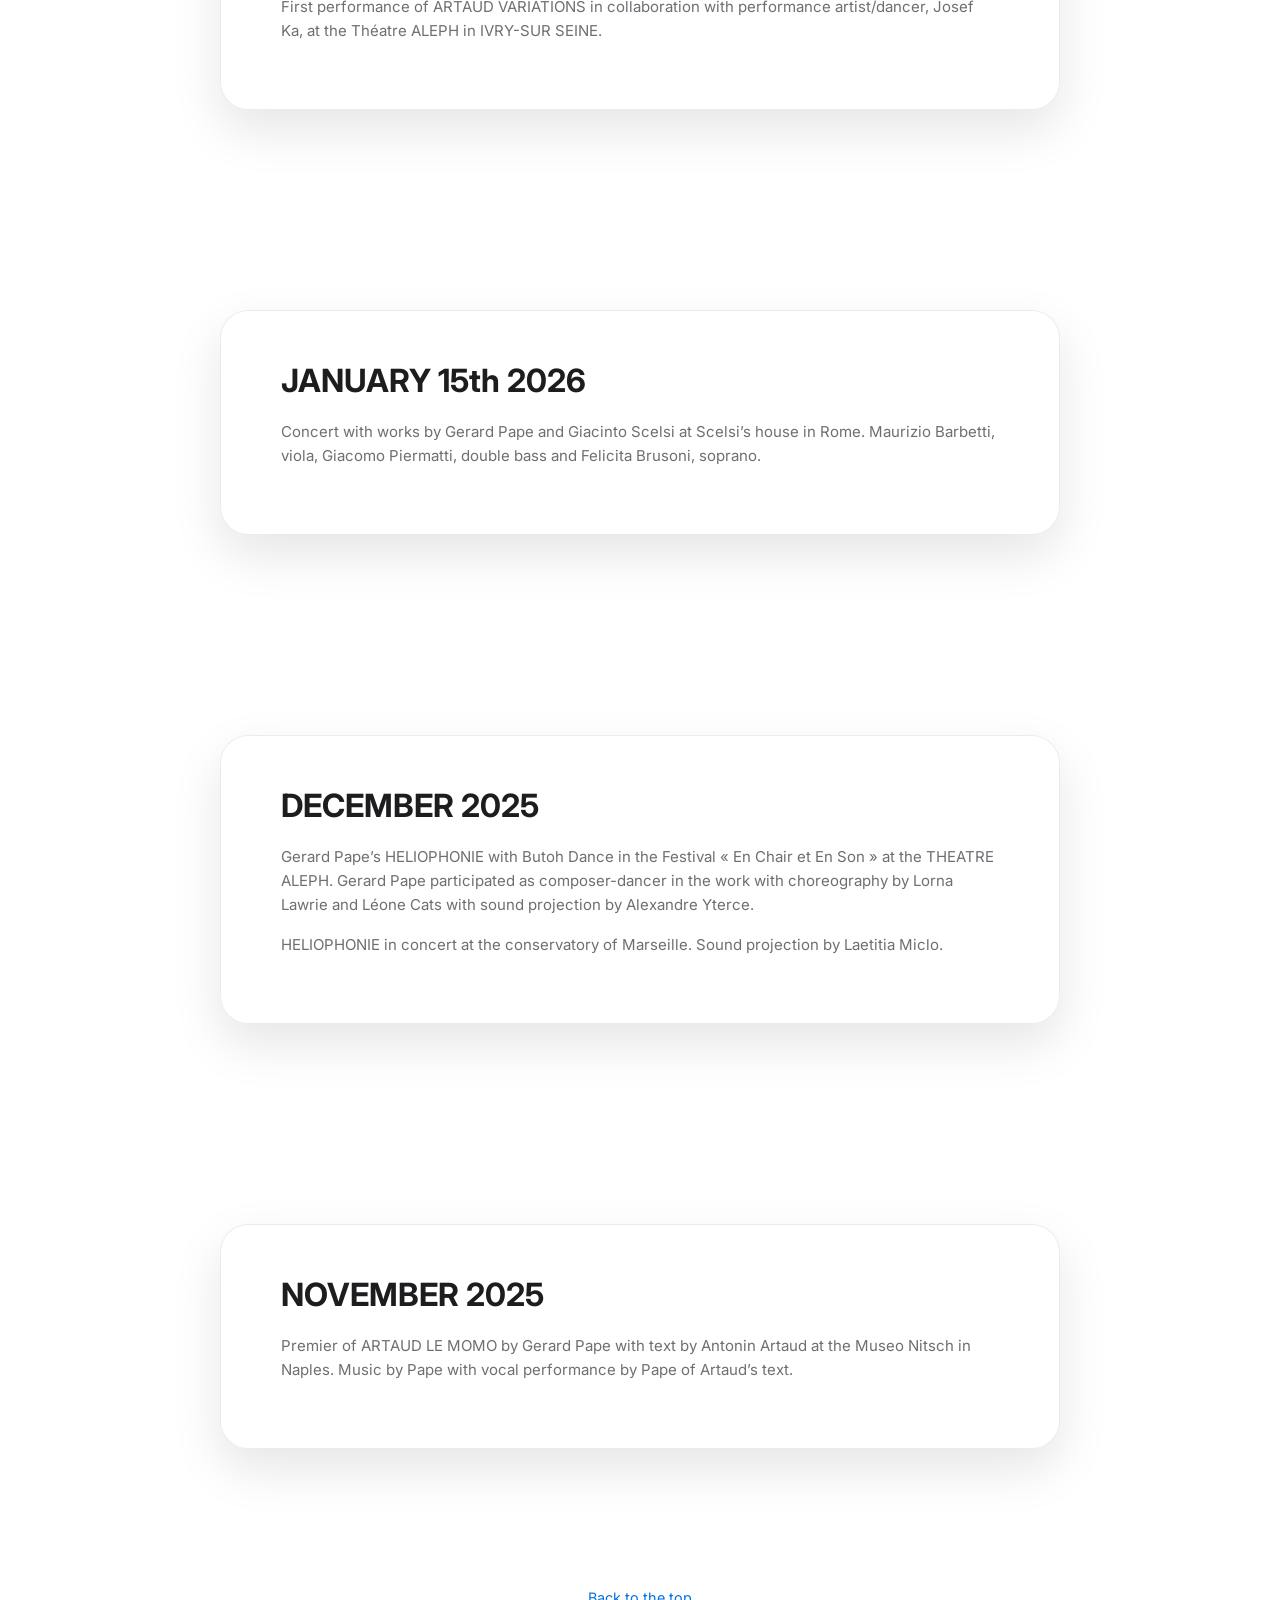
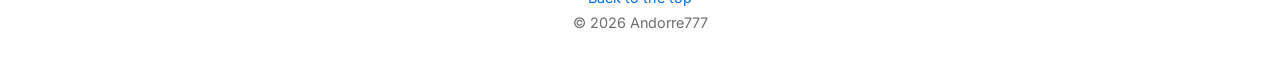
<file: events.html>
<!DOCTYPE html>
<html lang="fr">
<head>
    <meta charset="UTF-8">
    <meta name="viewport" content="width=device-width, initial-scale=1.0">
    <title>Events</title>

    <link rel="preconnect" href="https://fonts.googleapis.com">
    <link rel="preconnect" href="https://fonts.gstatic.com" crossorigin>
    <link href="https://fonts.googleapis.com/css2?family=Inter:wght@400;500;600&display=swap" rel="stylesheet">

    <link rel="stylesheet" href="style.css">
    <link rel="icon" type="image/png" href="FaviconGP.png">

    <style>
:root {
    --background-image: url("image1.JPG");
}
</style>
  
</head>
<body>
    <!-- NAVBAR -->
    <nav class="navbar">
        <div class="logo">Gerard Pape</div>

        <div>
            <a href="index.html">Home</a>
            <a href="ListOfWorks.html">List of works</a>
            <a href="contact.html">Contact</a>
        </div>
    </nav>

    <!-- HERO -->
    <section class="hero">
        <div class="glass-card">
            <h1>Welcome!</h1>
            <p>
                You can view Gerard Pape's past, present and future events like concerts, festivals and more.
            </p>
        </div>
    </section>



            <!-- Event -->
    <section class="section" id="section1">
        <div class="glass-card2">
            
            <h2>2027 Project </h2>
            
            <p>World premier performances of Gerard Pape’s
« DEATH’s LAST SONGS »(POEMS : Hermann HESSE and Joseph von
EICHENDORFF ; PERFORMERS :Nicholas ISHERWOOD, bass voice,
Véronique Ngo Sach-Hien, piano). « JONAS » Libretto by Jean-Louis POITEVIN with music by Gerard
PAPE. Performers : Daniel MESGUICH, William MESGUICH, VoxNova,
Ensemble Yin, Csaba ANTAL, scenographe. </p>
            
        </div>
    </section>



    

<!-- Event -->
    <section class="section" id="section1">
        <div class="glass-card2">
            
            <h2>MARCH, 2027</h2>
            
            <p>2nd performance of « DEATH’s LAST
SONGS (MONTBELIARD CONSERVATORY)</p>
            
        </div>
    </section>

    

  <!-- Event -->
    <section class="section" id="section1">
        <div class="glass-card2">
            
            <h2>FEBRUARY 21-24, 2027</h2>
            
            <p>FIRST ANNUAL FESTIVAL OF MUSIC AND
PERFORMANCE ART at the THEATRE ALEPH (IVRY-SUR-SEINE)
Josef Ka : choreography and Gerard Pape : music </p>
            
        </div>
    </section>
    
             <!-- Event -->
    <section class="section" id="section1">
        <div class="glass-card2">
     <h2>SEPTEMBER 20th 2026</h2>
            
            <p>Celebration of Josef Ka’s birthday with
participation by Gerard Pape as musical performer and composer.</p>
            
        </div>
    </section>


 <!-- Event -->
    <section class="section" id="section1">
        <div class="glass-card2">
            
            <h2>June 15-30, 2026</h2>
            
            <p>Pape created electronic music for Josef Ka’s WASTELAND-WINDLAND ,SKIN, 
                and REFINISHED TANGO REHEARSALS 1 and 2. 
                These works were performed in Helsinki, Finland. Pape also partcipated as performer with Josef Ka 
                in REFINISHED TANGO REHEARSALS 1 and 2.</p>

      <img src="gallery/1000009771.jpg" alt="Festival Poster"
     style="width:280px; height:auto; border-radius:12px; margin:8px;">

<img src="gallery/1000009773.jpg" alt="Festival Poster"
     style="width:280px; height:auto; border-radius:12px; margin:8px;">

<img src="gallery/1000009777.jpg" alt="Festival Poster"
     style="width:280px; height:auto; border-radius:12px; margin:8px;">
            
        </div>
    </section>

    
    <!-- Event -->
    <section class="section" id="section1">
        <div class="glass-card2">
            
            <h2>APRIL 30th 2026</h2>
            
            <p>First performance of Josef Ka’s NEW LIGHT with live
electronic music by Gerard Pape. Performed at the gallery
TAUERNACHE near TAMSWEG, AUSTRIA.</p>

          <img src="gallery/1000009199.jpg" alt="Festival Poster"
     style="width:280px; height:auto; border-radius:12px; margin:8px;">
            
        </div>
    </section>


    
         <!-- Event -->
    <section class="section" id="section1">
        <div class="glass-card2">
            
            <h2>MARCH 2026</h2>
            
            <p>Recording of vocal parts of Jean-Pierre Luminet and
Gerard Pape’s ATOMS OF SPACE AND TIME with reciters Gerard Pape
and Michel de Maulne and the Vocal Ensemble VoxNova.</p>
            
        </div>
    </section>



       <!-- Event -->
    <section class="section" id="section1">
        <div class="glass-card2">
            
            <h2>FEBRUARY 28th 2026</h2>
            
            <p>First performance of ARTAUD VARIATIONS in
collaboration with performance artist/dancer, Josef Ka, at the Théatre
ALEPH in IVRY-SUR SEINE.</p>
            
        </div>
    </section>



    <!-- Event -->
    <section class="section" id="section1">
        <div class="glass-card2">
            
            <h2>JANUARY 15th 2026</h2>
            
            <p>Concert with works by Gerard Pape and Giacinto
Scelsi at Scelsi’s house in Rome. Maurizio Barbetti, viola, Giacomo
Piermatti, double bass and Felicita Brusoni, soprano.</p>
            
        </div>
    </section>


<!-- Event -->
    <section class="section" id="section1">
        <div class="glass-card2">
            
            <h2>DECEMBER 2025</h2>
            
            <p>Gerard Pape’s HELIOPHONIE with Butoh Dance in
the Festival « En Chair et En Son » at the THEATRE ALEPH. Gerard
Pape participated as composer-dancer in the work with choreography by
Lorna Lawrie and Léone Cats with sound projection by Alexandre Yterce.</p>

            <p>HELIOPHONIE in concert at the conservatory of Marseille. Sound
projection by Laetitia Miclo.</p>

            
        </div>
    </section>

    
    <!-- Event -->
    <section class="section" id="section1">
        <div class="glass-card2">
            
            <h2>NOVEMBER 2025</h2>
            
            <p>Premier of ARTAUD LE MOMO by Gerard Pape
with text by Antonin Artaud at the Museo Nitsch in Naples. Music by
Pape with vocal performance by Pape of Artaud’s text.</p>

            
        </div>
    </section>

    <!-- FOOTER -->
    <footer>
        <a href="#">Back to the top</a>
        <p>© 2026 Andorre777</p>
    </footer>

</body>
</html>
</file>
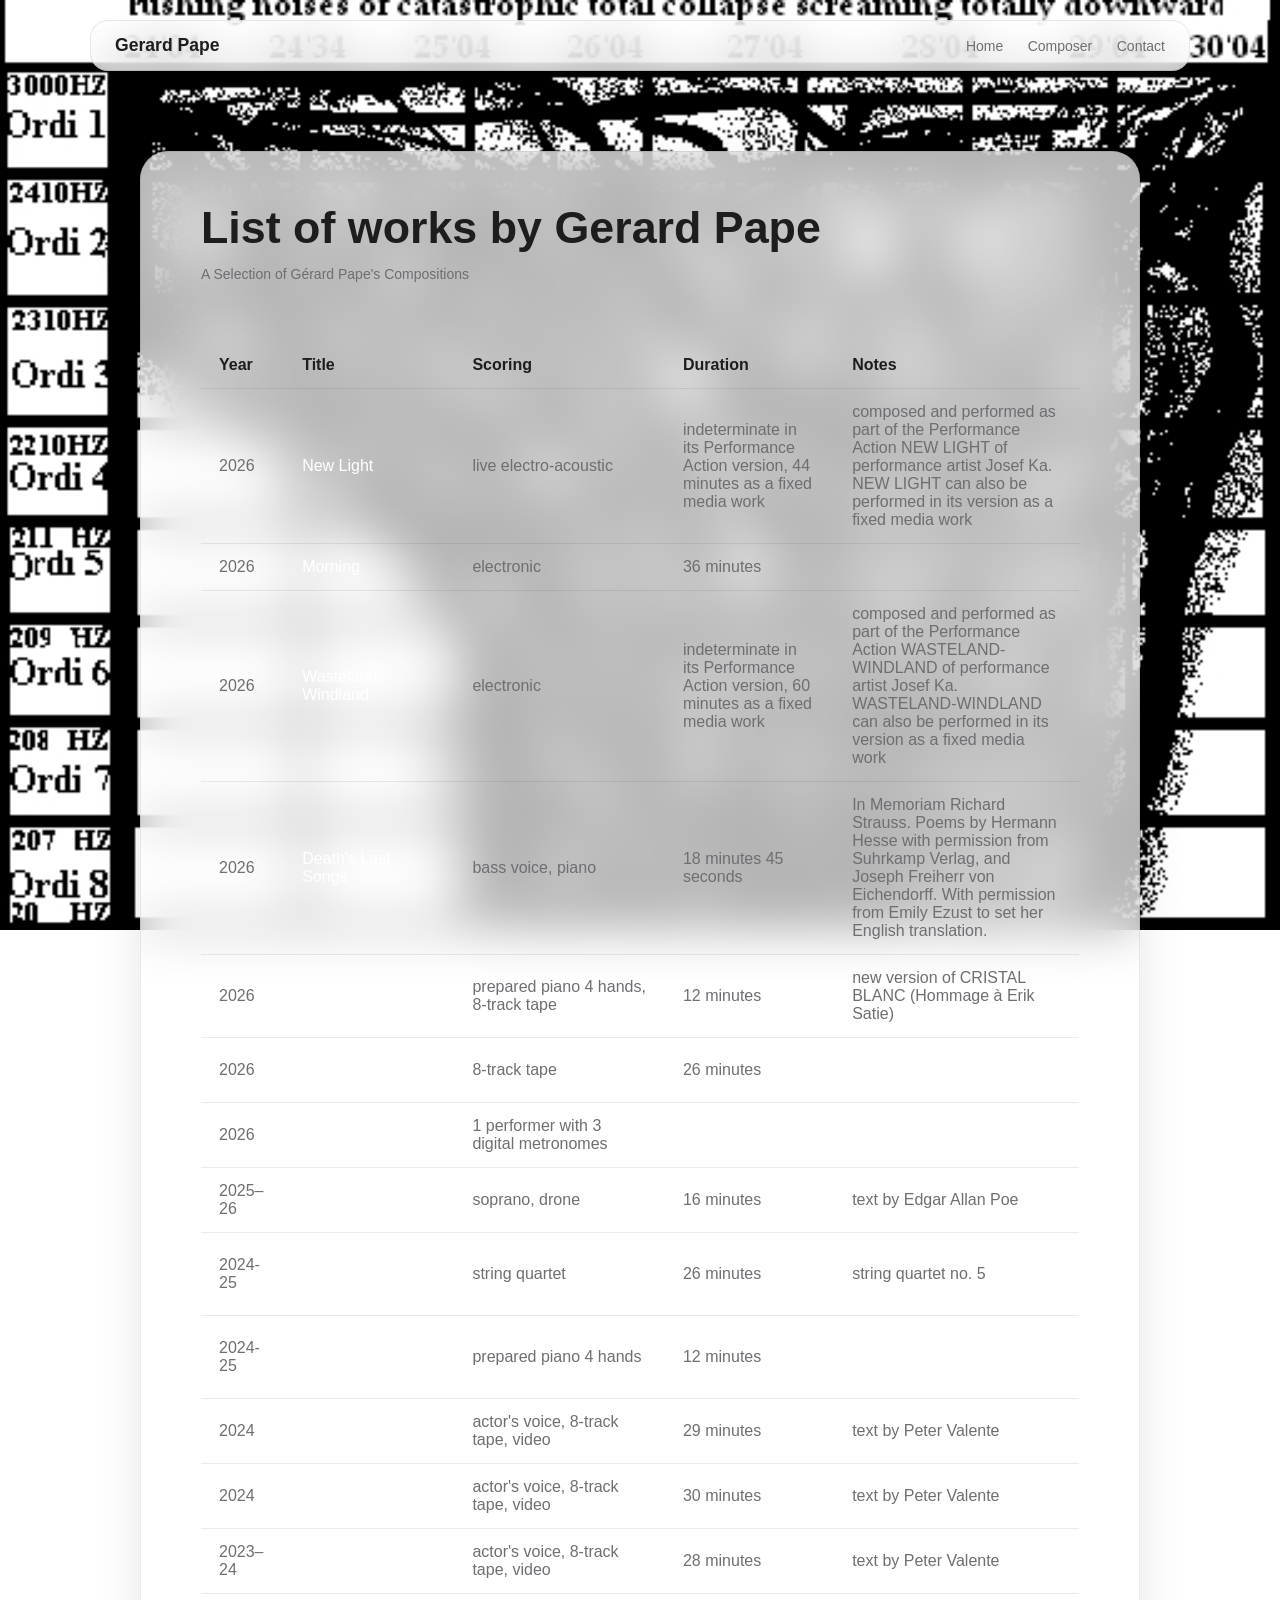
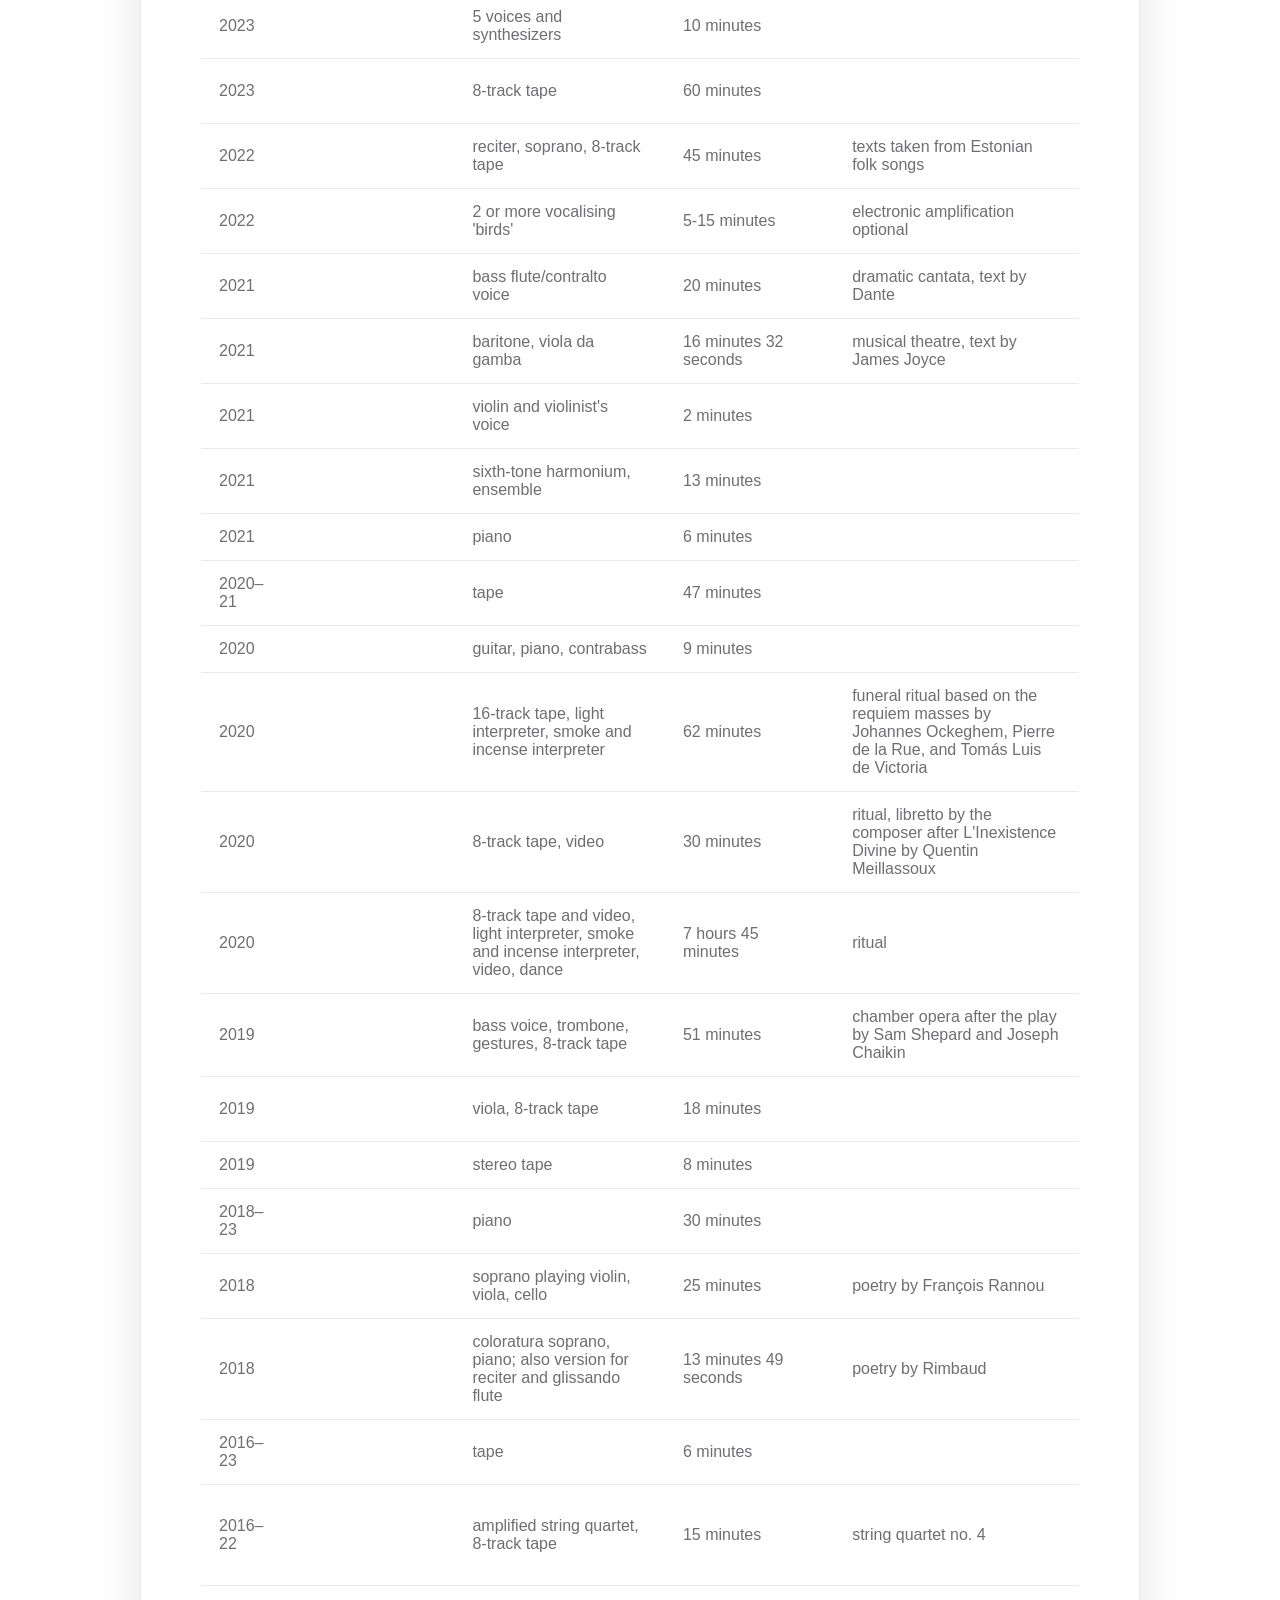
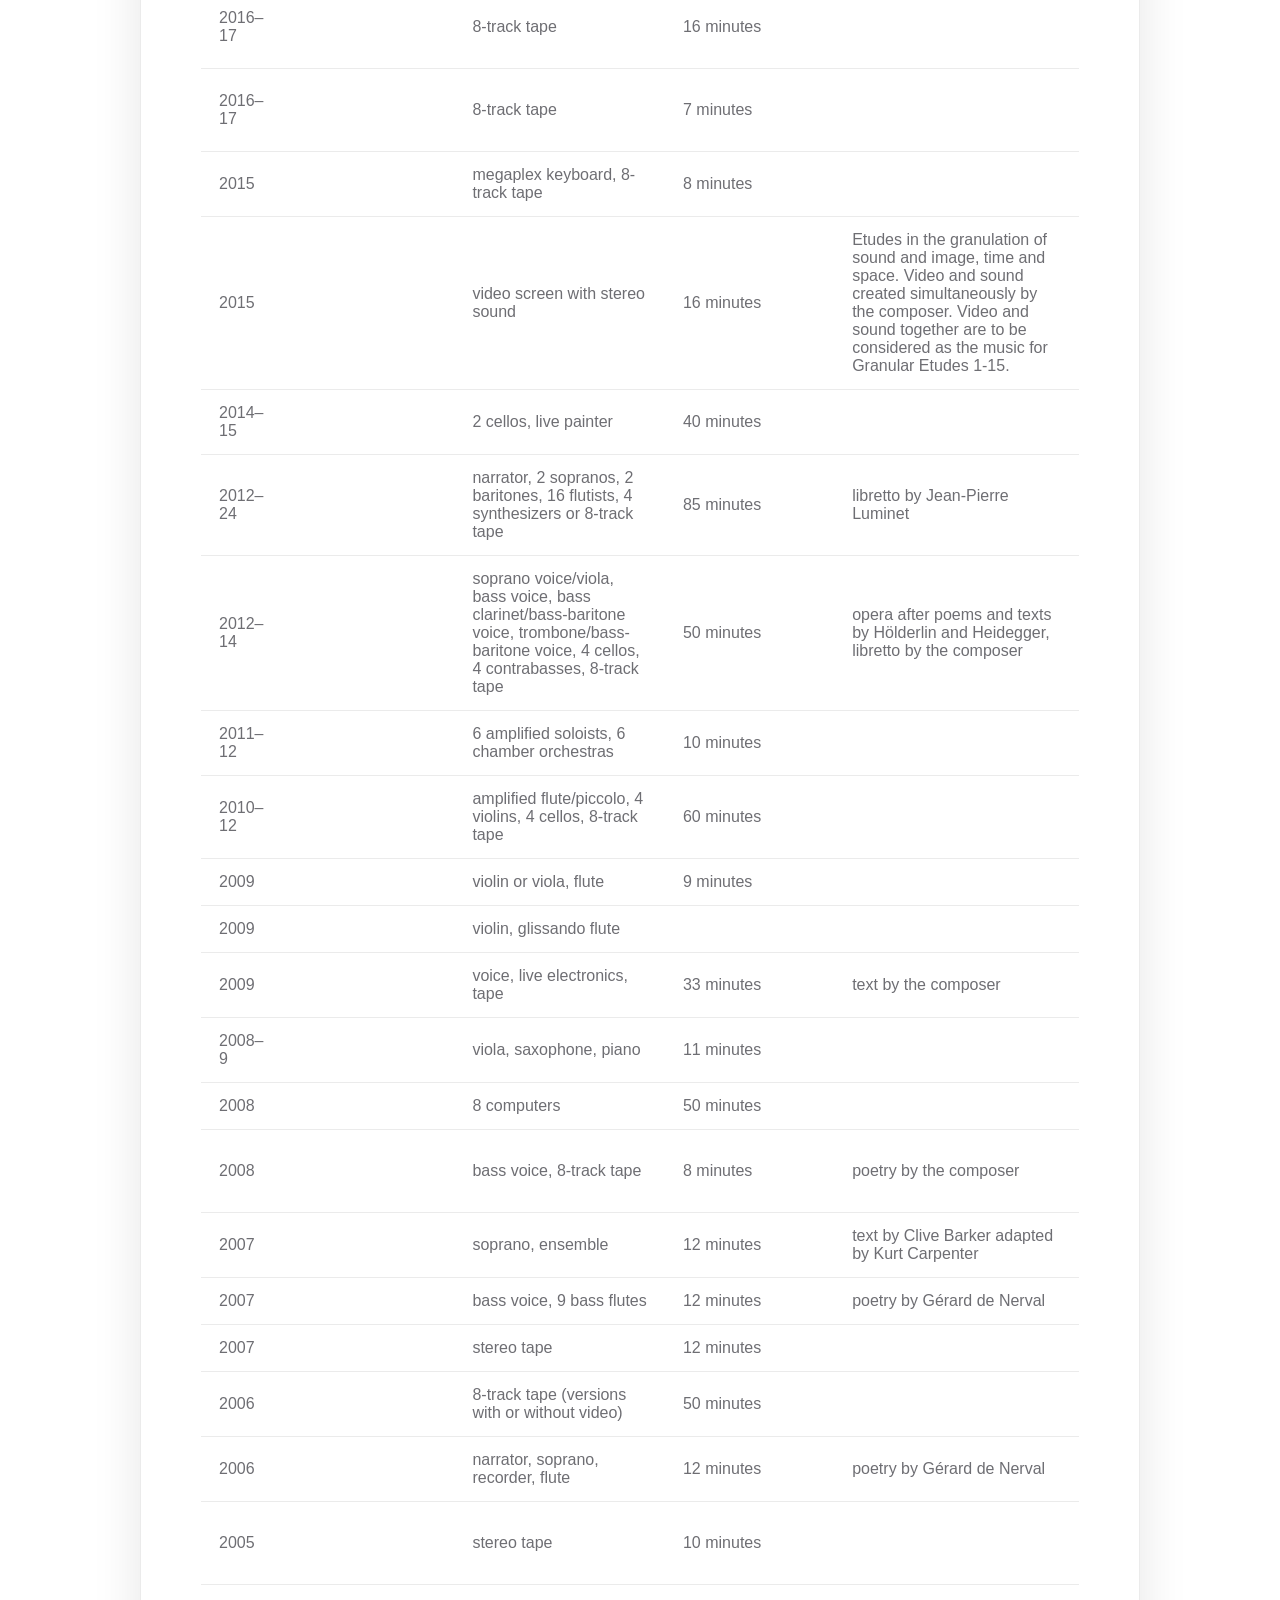
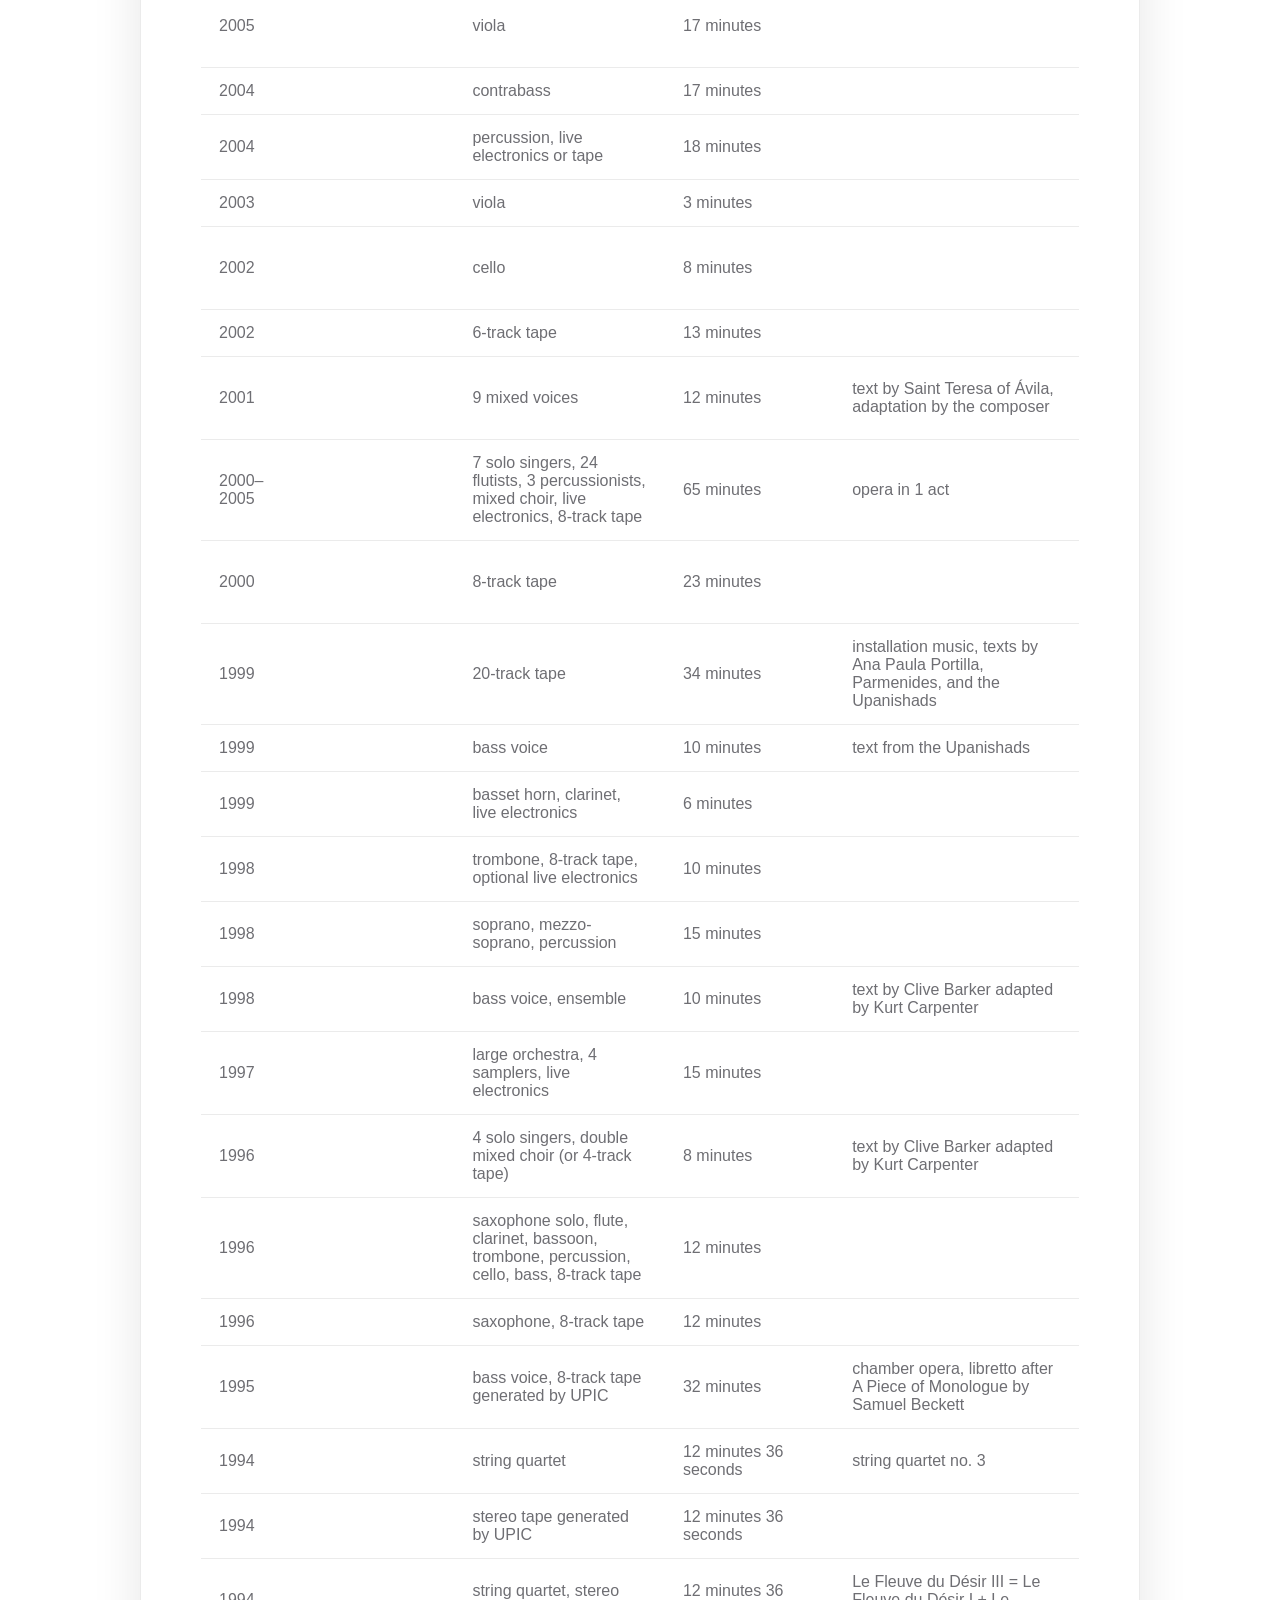
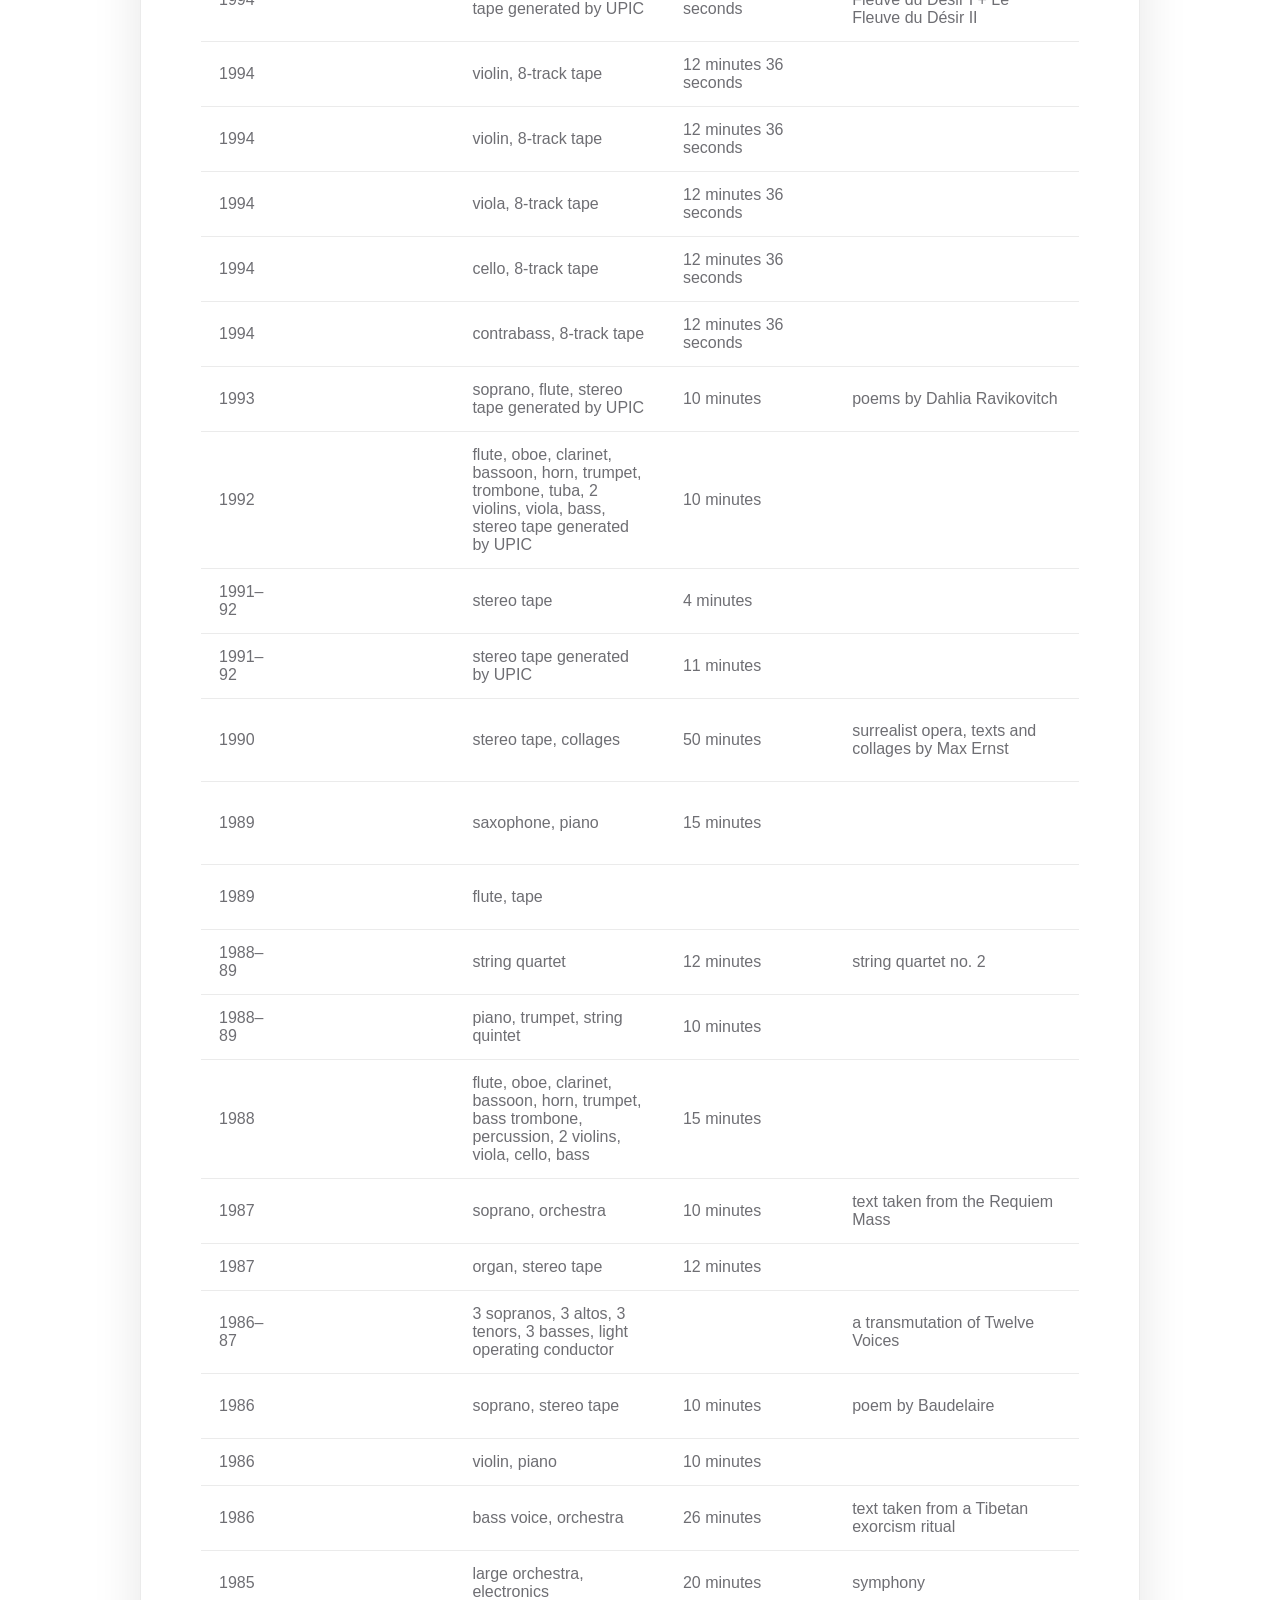
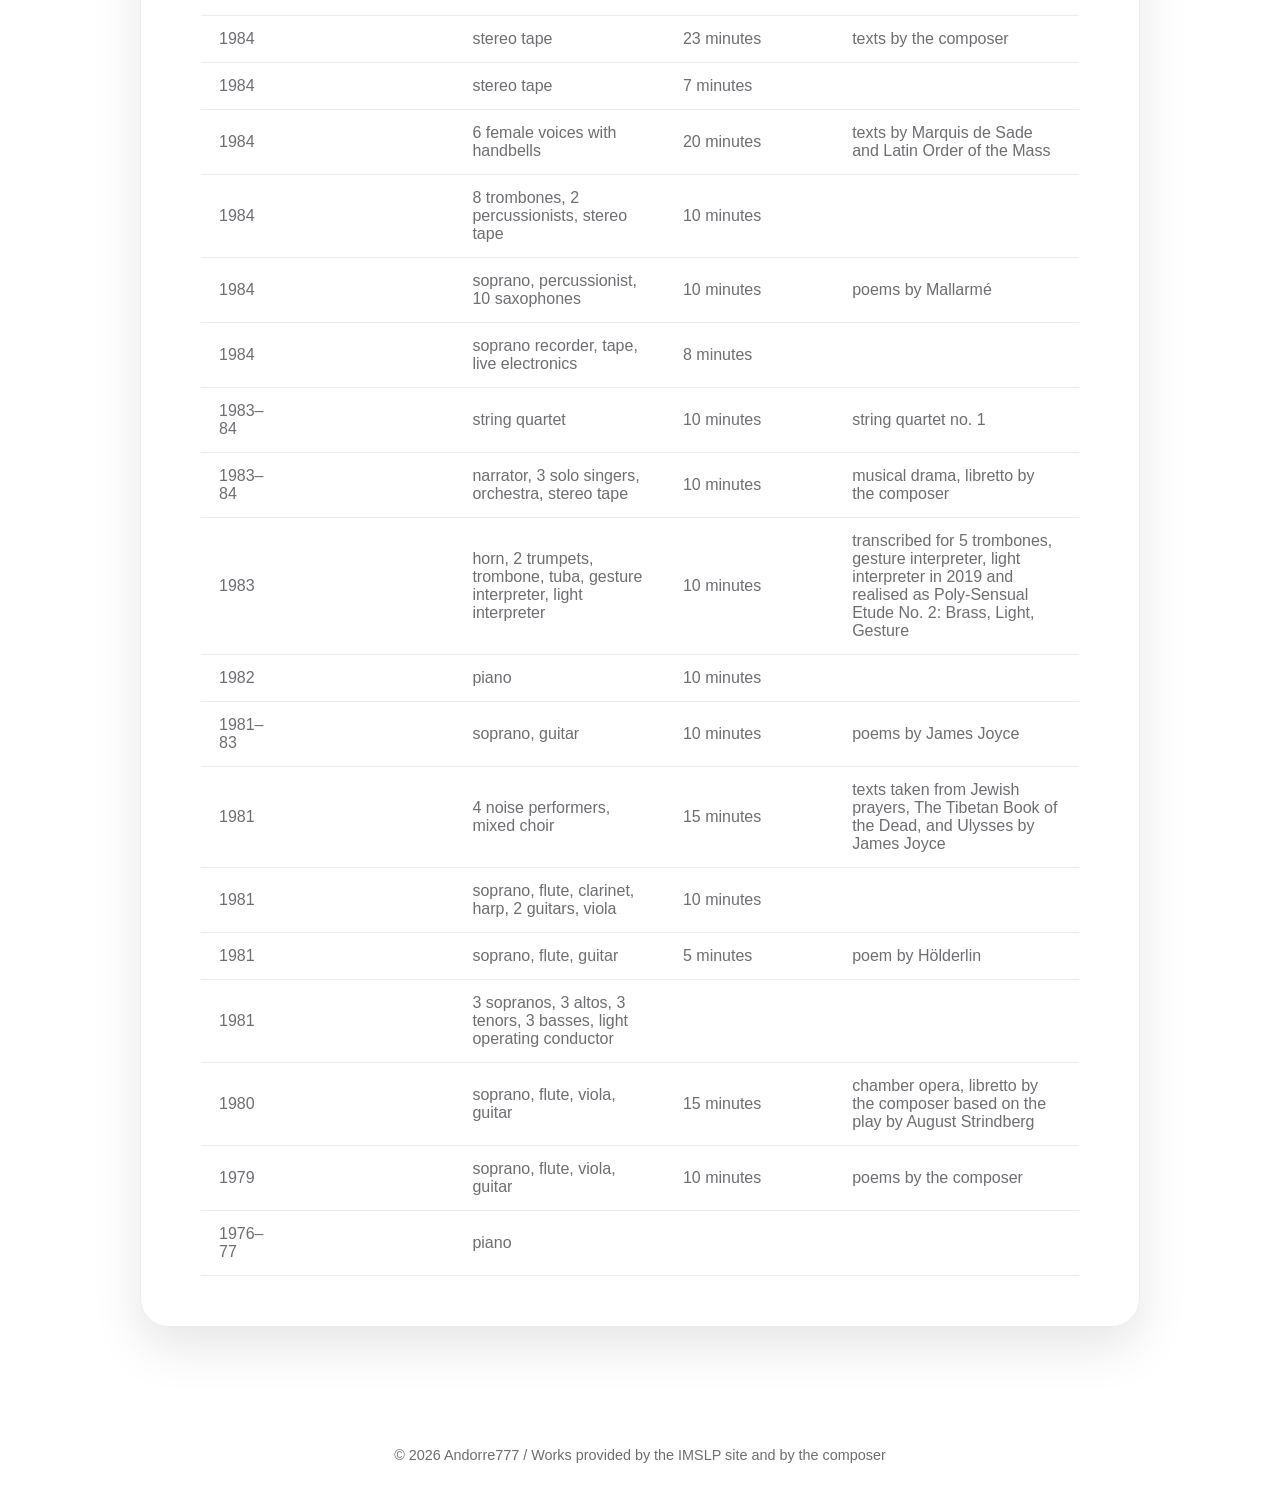
<file: ListOfWorks.html>
<!DOCTYPE html>
<html lang="fr">
<head>
    <meta charset="UTF-8">
    <meta name="viewport" content="width=device-width, initial-scale=1.0">
    <title>List of works by Gerard Pape</title>

    <link rel="stylesheet" href="style.css">
    <link rel="icon" type="image/png" href="FaviconGP.png">

<style>
:root {
    --background-image: url("image13.JPG");
}
</style>
    
    <style>
        .works-table {
            width: 100%;
            border-collapse: collapse;
            margin-top: 25px;
        }

        .works-table th,
        .works-table td {
            padding: 14px 18px;
            text-align: left;
            border-bottom: 1px solid var(--border-glass);
        }

        .works-table th {
            color: var(--text-color);
            font-weight: 600;
        }

        .works-table td {
            color: var(--text-muted);
        }

        .works-table tr:hover {
            background: rgba(255,255,255,0.05);
        }

        .table-container {
            overflow-x: auto;
            margin-top: 20px;
        }
    </style>
</head>
<body>

    <nav class="navbar">
        <div class="logo">Gerard Pape</div>

        <div>
            <a href="index.html">Home</a>
            <a href="composer.html">Composer</a>
            <a href="contact.html">Contact</a>
        </div>
    </nav>

    <section class="hero">
        <div class="glass-card2">

            <h1>List of works by Gerard Pape</h1>
            <p class="subtitle">
                A Selection of Gérard Pape's Compositions
            </p>

            <div class="table-container">
                <table class="works-table">

                    <thead>
                        <tr>
                            <th>Year</th>
                            <th>Title</th>
                            <th>Scoring</th>
                            <th>Duration</th>
                            <th>Notes</th>
                        </tr>
                    </thead>

                    <tbody>

                        <tr>
                            <td>2026</td>
                            <td>
    <a class="custom-link" href="https://imslp.org/wiki/New_Light_(Pape,_Gerard)" target="_blank">
        New Light
    </a>
</td>
                            <td>live electro-acoustic</td>
                            <td>indeterminate in its Performance Action version, 44 minutes as a fixed media work</td>
                            <td>composed and performed as part of the Performance Action NEW LIGHT of performance artist Josef Ka. NEW LIGHT can also be performed in its version as a fixed media work</td>
                        </tr>

                         <tr>
                            <td>2026</td>
                            <td> <a class="custom-link" href="https://imslp.org/wiki/Morning_(Pape,_Gerard)" target="_blank">Morning</a></td>
                            <td>electronic</td>
                            <td>36 minutes</td>
                            <td></td>
                        </tr>

                        <tr>
                            <td>2026</td>
                            <td> <a class="custom-link" href="https://imslp.org/wiki/Wasteland-Windland_(Pape,_Gerard)" target="_blank">Wasteland-Windland</a></td>
                            <td>electronic</td>
                            <td>indeterminate in its Performance Action version, 60 minutes as a fixed media work</td>
                            <td>composed and performed as part of the Performance Action WASTELAND-WINDLAND of performance artist Josef Ka. WASTELAND-WINDLAND can also be performed in its version as a fixed media work</td>
                        </tr>

                         <tr>
                            <td>2026</td>
                            <td> <a class="custom-link" href="https://imslp.org/wiki/Death%27s_Last_Songs_(Pape,_Gerard)" target="_blank">Death's Last Songs</a></td>
                            <td>bass voice, piano</td>
                            <td>18 minutes 45 seconds</td>
                            <td>In Memoriam Richard Strauss. Poems by Hermann Hesse with permission from Suhrkamp Verlag, and Joseph Freiherr von Eichendorff. With permission from Emily Ezust to set her English translation.</td>
                        </tr>

                          <tr>
                            <td>2026</td>
                            <td> <a class="custom-link" href="https://imslp.org/index.php?title=Pensees_Profondes_(Pape,_Gerard)" target="_blank">Pensees Profondes</a></td>
                            <td>prepared piano 4 hands, 8-track tape</td>
                            <td>12 minutes</td>
                            <td>new version of CRISTAL BLANC (Hommage à Erik Satie)</td>
                        </tr>

                          <tr>
                            <td>2026</td>
                            <td> <a class="custom-link" href="https://imslp.org/index.php?title=Musica_per_Josef_Ka_(Pape,_Gerard)" target="_blank">Musica per Josef Ka</a></td>
                            <td>8-track tape</td>
                            <td>26 minutes</td>
                            <td></td>
                        </tr>

                        <tr>
                            <td>2026</td>
                            <td> <a class="custom-link" href="https://imslp.org/wiki/For_Josef_Ka_(Pape,_Gerard)" target="_blank">For Josef Ka</a></td>
                            <td>1 performer with 3 digital metronomes</td>
                            <td></td>
                            <td></td>
                        </tr>

                        <tr>
                            <td>2025–26</td>
                            <td> <a class="custom-link" href="https://imslp.org/wiki/The_Conqueror_Worm_(Pape,_Gerard)" target="_blank">The Conqueror Worm</a></td>
                            <td>soprano, drone</td>
                            <td>16 minutes</td>
                            <td>text by Edgar Allan Poe</td>
                        </tr>

                         <tr>
                            <td>2024-25</td>
                            <td> <a class="custom-link" href="https://imslp.org/wiki/Wege_zu_Harmonie_und_Chaos_(Pape,_Gerard)" target="_blank">Wege zu Harmonie und Chaos</a></td>
                            <td>string quartet</td>
                            <td>26 minutes</td>
                            <td>string quartet no. 5</td>
                        </tr>

                         <tr>
                            <td>2024-25</td>
                            <td> <a class="custom-link" href="https://imslp.org/wiki/CRISTAL_BLANC_(Hommage_%C3%A0_Erik_Satie)_(Pape,_Gerard)" target="_blank">CRISTAL BLANC (Hommage à Erik Satie)</a></td>
                            <td>prepared piano 4 hands</td>
                            <td>12 minutes</td>
                            <td></td>
                        </tr>

                          <tr>
                            <td>2024</td>
                            <td> <a class="custom-link" href="https://imslp.org/wiki/Artaud_Variations_II_(Pape,_Gerard)" target="_blank">Artaud Variations II</a></td>
                            <td>actor's voice, 8-track tape, video</td>
                            <td>29 minutes</td>
                            <td>text by Peter Valente</td>
                        </tr>

                           <tr>
                            <td>2024</td>
                            <td> <a class="custom-link" href="https://imslp.org/wiki/Artaud_Variations_III_(Pape,_Gerard)" target="_blank">Artaud Variations III</a></td>
                            <td>actor's voice, 8-track tape, video</td>
                            <td>30 minutes</td>
                            <td>text by Peter Valente</td>
                        </tr>

                        <tr>
                            <td>2023–24</td>
                            <td> <a class="custom-link" href="https://imslp.org/wiki/Artaud_Variations_I_(Pape,_Gerard)" target="_blank">Artaud Variations I</a></td>
                            <td>actor's voice, 8-track tape, video</td>
                            <td>28 minutes</td>
                            <td>text by Peter Valente</td>
                        </tr>


                           <tr>
                            <td>2023</td>
                            <td> <a class="custom-link" href="https://imslp.org/wiki/In_Memoriam_Paul_M%C3%A9fano_(Pape,_Gerard)" target="_blank">In Memoriam Paul Méfano</a></td>
                            <td>5 voices and synthesizers</td>
                            <td>10 minutes</td>
                            <td></td>
                        </tr>


                         <tr>
                            <td>2023</td>
                            <td> <a class="custom-link" href="https://imslp.org/wiki/Sounds_of_Mystery_and_Imagination_(Pape,_Gerard)" target="_blank">Sounds of Mystery and Imagination</a></td>
                            <td>8-track tape</td>
                            <td>60 minutes</td>
                            <td></td>
                        </tr>


                          <tr>
                            <td>2022</td>
                            <td> <a class="custom-link" href="https://imslp.org/wiki/Mystere_de_creation_et_de_fin_(Pape,_Gerard)" target="_blank">Mystere de creation et de fin</a></td>
                            <td>reciter, soprano, 8-track tape</td>
                            <td>45 minutes</td>
                            <td>texts taken from Estonian folk songs</td>
                        </tr>


                           <tr>
                            <td>2022</td>
                            <td> <a class="custom-link" href="https://imslp.org/wiki/Birds_of_Light_(Pape,_Gerard)" target="_blank">Birds of Light</a></td>
                            <td>2 or more vocalising 'birds'</td>
                            <td>5-15 minutes</td>
                            <td>electronic amplification optional</td>
                        </tr>


                           <tr>
                            <td>2021</td>
                            <td> <a class="custom-link" href="https://imslp.org/wiki/Aria_di_Beatrice_(Pape,_Gerard)" target="_blank">Aria di Beatrice</a></td>
                            <td>bass flute/contralto voice</td>
                            <td>20 minutes</td>
                            <td>dramatic cantata, text by Dante</td>
                        </tr>


                           <tr>
                            <td>2021</td>
                            <td> <a class="custom-link" href="https://imslp.org/wiki/Alp_(Pape,_Gerard)" target="_blank">ALP</a></td>
                            <td>baritone, viola da gamba</td>
                            <td>16 minutes 32 seconds</td>
                            <td>musical theatre, text by James Joyce</td>
                        </tr>


                            <tr>
                            <td>2021</td>
                            <td> <a class="custom-link" href="https://imslp.org/wiki/Invocation_(Pape,_Gerard)" target="_blank">Invocation</a></td>
                            <td>violin and violinist's voice</td>
                            <td>2 minutes</td>
                            <td></td>
                        </tr>


                         <tr>
                            <td>2021</td>
                            <td> <a class="custom-link" href="https://imslp.org/wiki/Antichrist-Fresco_(Pape,_Gerard)" target="_blank">ANTICHRIST-FRESCO</a></td>
                            <td>sixth-tone harmonium, ensemble</td>
                            <td>13 minutes</td>
                            <td></td>
                        </tr>


                         <tr>
                            <td>2021</td>
                            <td> <a class="custom-link" href="https://imslp.org/wiki/Pour_H%C3%A9l%C3%A8ne_(Pape,_Gerard)" target="_blank">Pour Hélène</a></td>
                            <td>piano</td>
                            <td>6 minutes</td>
                            <td></td>
                        </tr>


                          <tr>
                            <td>2020–21</td>
                            <td> <a class="custom-link" href="https://imslp.org/wiki/Artaud_le_Momo_(Pape,_Gerard)" target="_blank">Artaud le Momo</a></td>
                            <td>tape</td>
                            <td>47 minutes</td>
                            <td></td>
                        </tr>


                        <tr>
                            <td>2020</td>
                            <td> <a class="custom-link" href="https://imslp.org/wiki/Aglow_(Pape,_Gerard)" target="_blank">Aglow</a></td>
                            <td>guitar, piano, contrabass</td>
                            <td>9 minutes</td>
                            <td></td>
                        </tr>


                         <tr>
                            <td>2020</td>
                            <td> <a class="custom-link" href="https://imslp.org/wiki/Triple_Requiem_(Pape,_Gerard)" target="_blank">Triple Requiem (in Memoriam Paul Méfano)</a></td>
                            <td>16-track tape, light interpreter, smoke and incense interpreter</td>
                            <td>62 minutes</td>
                            <td>funeral ritual based on the requiem masses by Johannes Ockeghem, Pierre de la Rue, and Tomás Luis de Victoria</td>
                        </tr>


                         <tr>
                            <td>2020</td>
                            <td> <a class="custom-link" href="https://imslp.org/wiki/L%27Enfant_et_le_4e_Monde_(Pape,_Gerard)" target="_blank">L'Enfant et le 4e Monde</a></td>
                            <td>8-track tape, video</td>
                            <td>30 minutes</td>
                            <td>ritual, libretto by the composer after L'Inexistence Divine by Quentin Meillassoux</td>
                        </tr>


                        <tr>
                            <td>2020</td>
                            <td> <a class="custom-link" href="https://imslp.org/wiki/Le_Purgatoire_(Pape,_Gerard)" target="_blank">Le Purgatoire</a></td>
                            <td>8-track tape and video, light interpreter, smoke and incense interpreter, video, dance</td>
                            <td>7 hours 45 minutes</td>
                            <td>ritual</td>
                        </tr>


                        <tr>
                            <td>2019</td>
                            <td> <a class="custom-link" href="https://drive.google.com/drive/folders/1TY0xmBV55cvEepoD_41tuV0iArjEJ6Oh">The War in Heaven (Angel's Monologue)</a></td>
                            <td>bass voice, trombone, gestures, 8-track tape</td>
                            <td>51 minutes</td>
                            <td>chamber opera after the play by Sam Shepard and Joseph Chaikin</td>
                        </tr>


                        <tr>
                            <td>2019</td>
                            <td> <a class="custom-link" href="https://imslp.org/wiki/Strange_Emergence_(Pape,_Gerard)">Strange Emergence</a></td>
                            <td>viola, 8-track tape</td>
                            <td>18 minutes</td>
                            <td></td>
                        </tr>


                        <tr>
                            <td>2019</td>
                            <td> <a class="custom-link" href="https://imslp.org/wiki/Cello,_Double_Cello_(Pape,_Gerard)">cello, double cello</a></td>
                            <td>stereo tape</td>
                            <td>8 minutes</td>
                            <td></td>
                        </tr>


                        <tr>
                            <td>2018–23</td>
                            <td> <a class="custom-link" href="https://imslp.org/wiki/6_Spectral_Etudes_(Pape,_Gerard)">6 Spectral Etudes</a></td>
                            <td>piano</td>
                            <td>30 minutes</td>
                            <td></td>
                        </tr>


                        <tr>
                            <td>2018</td>
                            <td> <a class="custom-link" href="https://imslp.org/wiki/5_Chants_de_l%27Amour_(Pape,_Gerard)">5 Chants de l'Amour</a></td>
                            <td>soprano playing violin, viola, cello</td>
                            <td>25 minutes</td>
                            <td>poetry by François Rannou</td>
                        </tr>


                         <tr>
                            <td>2018</td>
                            <td> <a class="custom-link" href="https://imslp.org/wiki/Being_Beauteous_(Pape,_Gerard)">Being Beauteous</a></td>
                            <td>coloratura soprano, piano; also version for reciter and glissando flute</td>
                            <td>13 minutes 49 seconds</td>
                            <td>poetry by Rimbaud</td>
                        </tr>

                        <tr>
                            <td>2016–23</td>
                            <td> <a class="custom-link" href="https://imslp.org/wiki/Watt_(Pape,_Gerard)">WATT (Hommage à Beckett)</a></td>
                            <td>tape</td>
                            <td>6 minutes</td>
                            <td></td>
                        </tr>


                        <tr>
                            <td>2016–22</td>
                            <td> <a class="custom-link" href="https://imslp.org/wiki/Textures_Turbulentes,_Formes_Emergentes_(Pape,_Gerard)">Textures Turbulentes, Formes Emergentes</a></td>
                            <td>amplified string quartet, 8-track tape</td>
                            <td>15 minutes</td>
                            <td>string quartet no. 4</td>
                        </tr>


                        <tr>
                            <td>2016–17</td>
                            <td> <a class="custom-link" href="https://imslp.org/wiki/Vers_la_lumi%C3%A8re_II_(Pape,_Gerard)">Vers la lumière II (in Memoriam Ana-Maria Avram)</a></td>
                            <td>8-track tape</td>
                            <td>16 minutes</td>
                            <td></td>
                        </tr>

                        <tr>
                            <td>2016–17</td>
                            <td> <a class="custom-link" href="https://imslp.org/wiki/Vers_la_lumi%C3%A8re_III_(Pape,_Gerard)">Vers la lumière III (in Memoriam Frédérick Martin)</a></td>
                            <td>8-track tape</td>
                            <td>7 minutes</td>
                            <td></td>
                        </tr>

                        <tr>
                            <td>2015</td>
                            <td> <a class="custom-link" href="https://imslp.org/wiki/Per_Dario_(Pape,_Gerard)">Per Dario</a></td>
                            <td>megaplex keyboard, 8-track tape</td>
                            <td>8 minutes</td>
                            <td></td>
                        </tr>


                        <tr>
                            <td>2015</td>
                            <td> <a class="custom-link" href="https://imslp.org/wiki/Granular_Etudes_1-15_(Pape,_Gerard)">Granular Etudes 1-15</a></td>
                            <td>video screen with stereo sound</td>
                            <td>16 minutes</td>
                            <td>Etudes in the granulation of sound and image, time and space. Video and sound created simultaneously by the composer. Video and sound together are to be considered as the music for Granular Etudes 1-15.</td>
                        </tr>


                        <tr>
                            <td>2014–15</td>
                            <td> <a class="custom-link" href="https://imslp.org/wiki/Gestes_du_Son_et_du_Pinceau_(Pape,_Gerard)">Gestes du Son et du Pinceau</a></td>
                            <td>2 cellos, live painter</td>
                            <td>40 minutes</td>
                            <td></td>
                        </tr>


                        <tr> 
                            <td>2012–24</td>
                            <td><a class="custom-link" href="https://imslp.org/wiki/Atomes_d%27Espace_et_de_Temps_(Pape,_Gerard)">Atomes d'Espace et de Temps</a></td>
                            <td>narrator, 2 sopranos, 2 baritones, 16 flutists, 4 synthesizers or 8-track tape</td>
                            <td>85 minutes</td>
                            <td>libretto by Jean-Pierre Luminet</td>
                       </tr>


                        <tr>
                            <td>2012–14</td>
                            <td><a class="custom-link" href="https://imslp.org/wiki/Pourquoi_des_po%C3%A8tes%3F_(Pape,_Gerard)">Pourquoi des poètes?</a></td>
                            <td>soprano voice/viola, bass voice, bass clarinet/bass-baritone voice, trombone/bass-baritone voice, 4 cellos, 4 contrabasses, 8-track tape</td>
                            <td>50 minutes</td>
                            <td>opera after poems and texts by Hölderlin and Heidegger, libretto by the composer</td>
                       </tr>

                        <tr>
                           <td>2011–12</td>
                           <td><a class="custom-link" href="https://imslp.org/wiki/Harmonies_of_Form_and_Time_(Pape,_Gerard)">Harmonies of Form and Time</a></td>
                           <td>6 amplified soloists, 6 chamber orchestras</td>
                           <td>10 minutes</td>
                           <td></td>
                        </tr>

                        <tr>
                          <td>2010–12</td>
                           <td><a class="custom-link" href="https://imslp.org/wiki/Harmonies_of_Time_and_Timbre_(Pape,_Gerard)">Harmonies of Time and Timbre</a></td>
                           <td>amplified flute/piccolo, 4 violins, 4 cellos, 8-track tape</td>
                          <td>60 minutes</td>
                          <td></td>
                       </tr>

                    <tr>
                     <td>2009</td>
                       <td><a class="custom-link" href="https://imslp.org/wiki/Per_Luigi_(Pape,_Gerard)">Per Luigi</a></td>
                       <td>violin or viola, flute</td>
                       <td>9 minutes</td>
                        <td></td>
                      </tr>

                    <tr>
                       <td>2009</td>
                         <td><a class="custom-link" href="https://imslp.org/wiki/Li_(Pape,_Gerard)">Li</a></td>
                         <td>violin, glissando flute</td>
                          <td></td>
                           <td></td>
                      </tr>

                       <tr>
                        <td>2009</td>
                         <td><a class="custom-link" href="https://imslp.org/wiki/Hell_(Pape,_Gerard)">HELL</a></td>
                            <td>voice, live electronics, tape</td>
                           <td>33 minutes</td>
                           <td>text by the composer</td>
                       </tr>


<tr>
    <td>2008–9</td>
    <td><a class="custom-link" href="https://imslp.org/wiki/On_court_%C3%A0_la_catastrophe%E2%80%A6_(Pape,_Gerard)">On court à la catastrophe…</a></td>
    <td>viola, saxophone, piano</td>
    <td>11 minutes</td>
    <td></td>
</tr>

<tr>
    <td>2008</td>
    <td><a class="custom-link" href="https://imslp.org/wiki/H%C3%A9liophonie_II_(Pape,_Gerard)">Héliophonie II</a></td>
    <td>8 computers</td>
    <td>50 minutes</td>
    <td></td>
</tr>

<tr>
    <td>2008</td>
    <td><a class="custom-link" href="https://imslp.org/wiki/Licht_und_Klang_(Pape,_Gerard)">Licht und Klang (In Memoriam Stockhausen)</a></td>
    <td>bass voice, 8-track tape</td>
    <td>8 minutes</td>
    <td>poetry by the composer</td>
</tr>

<tr>
    <td>2007</td>
    <td><a class="custom-link" href="https://drive.google.com/drive/folders/1l3FfhaANpvZMMwebgtvYpQ1Ldmzf45ol">Incantatrix</a></td>
    <td>soprano, ensemble</td>
    <td>12 minutes</td>
    <td>text by Clive Barker adapted by Kurt Carpenter</td>
</tr>

<tr>
    <td>2007</td>
    <td><a class="custom-link" href="https://imslp.org/wiki/Noirval_(Pape,_Gerard)">Noirval</a></td>
    <td>bass voice, 9 bass flutes</td>
    <td>12 minutes</td>
    <td>poetry by Gérard de Nerval</td>
</tr>

<tr>
    <td>2007</td>
    <td><a class="custom-link" href="https://imslp.org/wiki/Faux_Mouvements_(Pape,_Gerard)">Faux mouvements</a></td>
    <td>stereo tape</td>
    <td>12 minutes</td>
    <td></td>
</tr>

<tr>
    <td>2006</td>
    <td><a class="custom-link" href="https://imslp.org/wiki/H%C3%A9liophonie_(Pape,_Gerard)">Héliophonie</a></td>
    <td>8-track tape (versions with or without video)</td>
    <td>50 minutes</td>
    <td></td>
</tr>

<tr>
    <td>2006</td>
    <td><a class="custom-link" href="https://imslp.org/wiki/Deux_Chim%C3%A8res_(Pape,_Gerard)">Deux Chimères</a></td>
    <td>narrator, soprano, recorder, flute</td>
    <td>12 minutes</td>
    <td>poetry by Gérard de Nerval</td>
</tr>

<tr>
    <td>2005</td>
    <td><a class="custom-link" href="https://imslp.org/wiki/Musique_Fun%C3%A8bre_(Pape,_Gerard)">Musique Funèbre (Homage à Mozart)</a></td>
    <td>stereo tape</td>
    <td>10 minutes</td>
    <td></td>
</tr>

<tr>
    <td>2005</td>
    <td><a class="custom-link" href="https://imslp.org/wiki/Lux_Fugit_(Pape,_Gerard)">Lux Fugit (In Memoriam Luc Ferrari)</a></td>
    <td>viola</td>
    <td>17 minutes</td>
    <td></td>
</tr>

<tr>
    <td>2004</td>
    <td><a class="custom-link" href="https://imslp.org/wiki/3_Quantic_Etudes_(Pape,_Gerard)">3 Quantic Etudes</a></td>
    <td>contrabass</td>
    <td>17 minutes</td>
    <td></td>
</tr>

<tr>
    <td>2004</td>
    <td><a class="custom-link" href="https://imslp.org/wiki/L%27Ascension_au_Purgatoire_(Pape,_Gerard)">L'Ascension au Purgatoire</a></td>
    <td>percussion, live electronics or tape</td>
    <td>18 minutes</td>
    <td></td>
</tr>

<tr>
    <td>2003</td>
    <td><a class="custom-link" href="https://imslp.org/wiki/For_Maurizio_(Pape,_Gerard)">For Maurizio</a></td>
    <td>viola</td>
    <td>3 minutes</td>
    <td></td>
</tr>

<tr>
    <td>2002</td>
    <td><a class="custom-link" href="https://imslp.org/wiki/La_naissance_du_son_(Pape,_Gerard)">La naissance du son (In Memoriam Iannis Xenakis)</a></td>
    <td>cello</td>
    <td>8 minutes</td>
    <td></td>
</tr>

<tr>
    <td>2002</td>
    <td><a class="custom-link" href="https://imslp.org/wiki/Nuages_(Pape,_Gerard)">Nuages</a></td>
    <td>6-track tape</td>
    <td>13 minutes</td>
    <td></td>
</tr>

<tr>
    <td>2001</td>
    <td><a class="custom-link" href="https://imslp.org/wiki/The_Ecstasy_of_St._Theresa_(Pape,_Gerard)">The Ecstasy of St. Theresa (homage to Bernini)</a></td>
    <td>9 mixed voices</td>
    <td>12 minutes</td>
    <td>text by Saint Teresa of Ávila, adaptation by the composer</td>
</tr>

<tr>
    <td>2000–2005</td>
    <td><a class="custom-link" href="https://imslp.org/wiki/Les_Cenci_(Pape,_Gerard)">Les Cenci</a></td>
    <td>7 solo singers, 24 flutists, 3 percussionists, mixed choir, live electronics, 8-track tape</td>
    <td>65 minutes</td>
    <td>opera in 1 act</td>
</tr>

<tr>
    <td>2000</td>
    <td><a class="custom-link" href="https://imslp.org/wiki/Tantric_Transformations_2000_(Pape,_Gerard)">Tantric Transformations 2000</a></td>
    <td>8-track tape</td>
    <td>23 minutes</td>
    <td></td>
</tr>

 <tr>
    <td>1999</td>
    <td><a class="custom-link" href="https://imslp.org/wiki/Mon_Autre_Peau_(Pape,_Gerard)">Mon Autre Peau (My Other Skin)</a></td>
    <td>20-track tape</td>
    <td>34 minutes</td>
    <td>installation music, texts by Ana Paula Portilla, Parmenides, and the Upanishads</td>
</tr>

<tr>
    <td>1999</td>
    <td><a class="custom-link" href="https://imslp.org/wiki/Solitude_(Pape,_Gerard)">Solitude</a></td>
    <td>bass voice</td>
    <td>10 minutes</td>
    <td>text from the Upanishads</td>
</tr>

<tr>
    <td>1999</td>
    <td><a class="custom-link" href="https://imslp.org/wiki/Aquarelles_(Pape,_Gerard)">Aquarelles</a></td>
    <td>basset horn, clarinet, live electronics</td>
    <td>6 minutes</td>
    <td></td>
</tr>

<tr>
    <td>1998</td>
    <td><a class="custom-link" href="https://imslp.org/wiki/Makb%C3%A9nach_IV_(Pape,_Gerard)">Makbénach IV</a></td>
    <td>trombone, 8-track tape, optional live electronics</td>
    <td>10 minutes</td>
    <td></td>
</tr>

<tr>
    <td>1998</td>
    <td><a class="custom-link" href="https://imslp.org/wiki/Funeral_Sentences_(Pape,_Gerard)">Funeral Sentences</a></td>
    <td>soprano, mezzo-soprano, percussion</td>
    <td>15 minutes</td>
    <td></td>
</tr>

<tr>
    <td>1998</td>
    <td><a class="custom-link" href="https://drive.google.com/drive/folders/1EX1ZikEgKEFnrulynGXH5YzxBUc7Jxra?usp=sharing">Weaveworld Prologue</a></td>
    <td>bass voice, ensemble</td>
    <td>10 minutes</td>
    <td>text by Clive Barker adapted by Kurt Carpenter</td>
</tr>

<tr>
    <td>1997</td>
    <td><a class="custom-link" href="https://imslp.org/wiki/Feu_Toujours_Vivant_(Pape,_Gerard)">Feu Toujours Vivant</a></td>
    <td>large orchestra, 4 samplers, live electronics</td>
    <td>15 minutes</td>
    <td></td>
</tr>

<tr>
    <td>1996</td>
    <td><a class="custom-link" href="https://drive.google.com/drive/folders/1HXQ0RonE2kt80wUZcIxv3YGLYQQFikzl?usp=sharing">Battle</a></td>
    <td>4 solo singers, double mixed choir (or 4-track tape)</td>
    <td>8 minutes</td>
    <td>text by Clive Barker adapted by Kurt Carpenter</td>
</tr>

<tr>
    <td>1996</td>
    <td><a class="custom-link" href="https://imslp.org/wiki/Makb%C3%A9nach_I_(Pape,_Gerard)">Makbénach I</a></td>
    <td>saxophone solo, flute, clarinet, bassoon, trombone, percussion, cello, bass, 8-track tape</td>
    <td>12 minutes</td>
    <td></td>
</tr>

<tr>
    <td>1996</td>
    <td><a class="custom-link" href="https://imslp.org/wiki/Makb%C3%A9nach_III_(Pape,_Gerard)">Makbénach III</a></td>
    <td>saxophone, 8-track tape</td>
    <td>12 minutes</td>
    <td></td>
</tr>

<tr>
    <td>1995</td>
    <td><a class="custom-link" href="https://drive.google.com/drive/folders/1E02x1wqbk4ncc5gb1Wp1MIZkqN7Ktiov?usp=sharing">Monologue</a></td>
    <td>bass voice, 8-track tape generated by UPIC</td>
    <td>32 minutes</td>
    <td>chamber opera, libretto after A Piece of Monologue by Samuel Beckett</td>
</tr>

<tr>
    <td>1994</td>
    <td><a class="custom-link" href="https://imslp.org/wiki/Le_Fleuve_du_D%C3%A9sir_I_(Pape,_Gerard)">Le Fleuve du Désir I</a></td>
    <td>string quartet</td>
    <td>12 minutes 36 seconds</td>
    <td>string quartet no. 3</td>
</tr>

<tr>
    <td>1994</td>
    <td><a class="custom-link" href="https://imslp.org/wiki/Le_Fleuve_du_D%C3%A9sir_II_(Pape,_Gerard)">Le Fleuve du Désir II</a></td>
    <td>stereo tape generated by UPIC</td>
    <td>12 minutes 36 seconds</td>
    <td></td>
</tr>

<tr>
    <td>1994</td>
    <td><a class="custom-link" href="https://imslp.org/wiki/Le_Fleuve_du_D%C3%A9sir_III_(Pape,_Gerard)">Le Fleuve du Désir III</a></td>
    <td>string quartet, stereo tape generated by UPIC</td>
    <td>12 minutes 36 seconds</td>
    <td>Le Fleuve du Désir III = Le Fleuve du Désir I + Le Fleuve du Désir II</td>
</tr>

<tr>
    <td>1994</td>
    <td><a class="custom-link" href="https://imslp.org/wiki/Le_Fleuve_du_D%C3%A9sir_IV_(Pape,_Gerard)">Le Fleuve du Désir IV</a></td>
    <td>violin, 8-track tape</td>
    <td>12 minutes 36 seconds</td>
    <td></td>
</tr>

<tr>
    <td>1994</td>
    <td><a class="custom-link" href="https://imslp.org/wiki/Le_Fleuve_du_D%C3%A9sir_V_(Pape,_Gerard)">Le Fleuve du Désir V</a></td>
    <td>violin, 8-track tape</td>
    <td>12 minutes 36 seconds</td>
    <td></td>
</tr>

<tr>
    <td>1994</td>
    <td><a class="custom-link" href="https://imslp.org/wiki/Le_Fleuve_du_D%C3%A9sir_VI_(Pape,_Gerard)">Le Fleuve du Désir VI</a></td>
    <td>viola, 8-track tape</td>
    <td>12 minutes 36 seconds</td>
    <td></td>
</tr>

<tr>
    <td>1994</td>
    <td><a class="custom-link" href="https://imslp.org/wiki/Le_Fleuve_du_D%C3%A9sir_VII_(Pape,_Gerard)">Le Fleuve du Désir VII</a></td>
    <td>cello, 8-track tape</td>
    <td>12 minutes 36 seconds</td>
    <td></td>
</tr>

<tr>
    <td>1994</td>
    <td><a class="custom-link" href="https://imslp.org/wiki/Le_Fleuve_du_D%C3%A9sir_VIII_(Pape,_Gerard)">Le Fleuve du Désir VIII</a></td>
    <td>contrabass, 8-track tape</td>
    <td>12 minutes 36 seconds</td>
    <td></td>
</tr>

<tr>
    <td>1993</td>
    <td><a class="custom-link" href="https://drive.google.com/drive/folders/1d8lKhvcjr9zsB3MiFSA5oY764EGvsGHL?usp=sharing">Two Electro-Acoustic Songs</a></td>
    <td>soprano, flute, stereo tape generated by UPIC</td>
    <td>10 minutes</td>
    <td>poems by Dahlia Ravikovitch</td>
</tr>

<tr>
    <td>1992</td>
    <td><a class="custom-link" href="https://imslp.org/wiki/X%E2%86%94Stasis_(Pape,_Gerard)">X↔STASIS (Hommage à Xenakis)</a></td>
    <td>flute, oboe, clarinet, bassoon, horn, trumpet, trombone, tuba, 2 violins, viola, bass, stereo tape generated by UPIC</td>
    <td>10 minutes</td>
    <td></td>
</tr>

<tr>
    <td>1991–92</td>
    <td><a class="custom-link" href="https://imslp.org/wiki/Pr%C3%A9lude_Electronique_(Pape,_Gerard)">Prélude Electronique</a></td>
    <td>stereo tape</td>
    <td>4 minutes</td>
    <td></td>
</tr>

<tr>
    <td>1991–92</td>
    <td><a class="custom-link" href="https://imslp.org/wiki/Variations_Var%C3%A8siennes_(Pape,_Gerard)">Variations Varèsiennes</a></td>
    <td>stereo tape generated by UPIC</td>
    <td>11 minutes</td>
    <td></td>
</tr>

<tr>
    <td>1990</td>
    <td><a class="custom-link" href="https://drive.google.com/drive/folders/1kjalqPaky56VPKHm8s0_EbhnzUeIco43?usp=sharing">A Little Girl Dreams of Taking the Veil</a></td>
    <td>stereo tape, collages</td>
    <td>50 minutes</td>
    <td>surrealist opera, texts and collages by Max Ernst</td>
</tr>

<tr>
    <td>1989</td>
    <td><a class="custom-link" href="https://imslp.org/wiki/Five_Pieces_for_Saxophone_and_Piano_(Pape,_Gerard)">Five Pieces for Saxophone and Piano</a></td>
    <td>saxophone, piano</td>
    <td>15 minutes</td>
    <td></td>
</tr>

<tr>
    <td>1989</td>
    <td><a class="custom-link" href="https://imslp.org/wiki/That_Burning_Thing_(Pape,_Gerard)">That Burning Thing</a></td>
    <td>flute, tape</td>
    <td></td>
    <td></td>
</tr>
<tr>
    <td>1988–89</td>
    <td><a class="custom-link" href="https://imslp.org/wiki/Vortex_(Pape,_Gerard)">Vortex</a></td>
    <td>string quartet</td>
    <td>12 minutes</td>
    <td>string quartet no. 2</td>
</tr>

<tr>
    <td>1988–89</td>
    <td><a class="custom-link" href="https://imslp.org/wiki/Piano_Concerto_(Pape,_Gerard)">Piano Concerto</a></td>
    <td>piano, trumpet, string quintet</td>
    <td>10 minutes</td>
    <td></td>
</tr>

<tr>
    <td>1988</td>
    <td><a class="custom-link" href="https://imslp.org/wiki/Three_Faces_of_Death_(Pape,_Gerard)">Three Faces of Death</a></td>
    <td>flute, oboe, clarinet, bassoon, horn, trumpet, bass trombone, percussion, 2 violins, viola, cello, bass</td>
    <td>15 minutes</td>
    <td></td>
</tr>

<tr>
    <td>1987</td>
    <td><a class="custom-link" href="https://imslp.org/wiki/Catechresis_(Pape,_Gerard)">Catechresis</a></td>
    <td>soprano, orchestra</td>
    <td>10 minutes</td>
    <td>text taken from the Requiem Mass</td>
</tr>

<tr>
    <td>1987</td>
    <td><a class="custom-link" href="https://imslp.org/wiki/Cerberus_(Pape,_Gerard)">Cerberus</a></td>
    <td>organ, stereo tape</td>
    <td>12 minutes</td>
    <td></td>
</tr>

<tr>
    <td>1986–87</td>
    <td><a class="custom-link" href="https://imslp.org/wiki/Starvoices_(Pape,_Gerard)">Starvoices</a></td>
    <td>3 sopranos, 3 altos, 3 tenors, 3 basses, light operating conductor</td>
    <td></td>
    <td>a transmutation of Twelve Voices</td>
</tr>

<tr>
    <td>1986</td>
    <td><a class="custom-link" href="https://imslp.org/wiki/La_Tristesse_de_la_Lune_(Pape,_Gerard)">La Tristesse de la Lune</a></td>
    <td>soprano, stereo tape</td>
    <td>10 minutes</td>
    <td>poem by Baudelaire</td>
</tr>

<tr>
    <td>1986</td>
    <td><a class="custom-link" href="https://imslp.org/wiki/Folie_%C3%A0_Deux_(Pape,_Gerard)">Folie à Deux</a></td>
    <td>violin, piano</td>
    <td>10 minutes</td>
    <td></td>
</tr>

<tr>
    <td>1986</td>
    <td><a class="custom-link" href="https://imslp.org/wiki/Exorcism_(Pape,_Gerard)">Exorcism</a></td>
    <td>bass voice, orchestra</td>
    <td>26 minutes</td>
    <td>text taken from a Tibetan exorcism ritual</td>
</tr>

<tr>
    <td>1985</td>
    <td><a class="custom-link" href="https://imslp.org/wiki/Cosmos_(Pape,_Gerard)">Cosmos</a></td>
    <td>large orchestra, electronics</td>
    <td>20 minutes</td>
    <td>symphony</td>
</tr>

<tr>
    <td>1984</td>
    <td><a class="custom-link" href="https://imslp.org/wiki/Dreamwake_(Pape,_Gerard)">Dreamwake</a></td>
    <td>stereo tape</td>
    <td>23 minutes</td>
    <td>texts by the composer</td>
</tr>

<tr>
    <td>1984</td>
    <td><a class="custom-link" href="https://imslp.org/wiki/Resonance_(Pape,_Gerard)">Resonance</a></td>
    <td>stereo tape</td>
    <td>7 minutes</td>
    <td></td>
</tr>

<tr>
    <td>1984</td>
    <td><a class="custom-link" href="https://imslp.org/wiki/Missa_(Pape,_Gerard)">Missa</a></td>
    <td>6 female voices with handbells</td>
    <td>20 minutes</td>
    <td>texts by Marquis de Sade and Latin Order of the Mass</td>
</tr>

<tr>
    <td>1984</td>
    <td><a class="custom-link" href="https://imslp.org/wiki/In_Memoriam:_George_Cacioppo_(Pape,_Gerard)">In memoriam: George Cacioppo</a></td>
    <td>8 trombones, 2 percussionists, stereo tape</td>
    <td>10 minutes</td>
    <td></td>
</tr>

<tr>
    <td>1984</td>
    <td><a class="custom-link" href="https://imslp.org/wiki/Pour_un_Tombeau_d%27Anatole_(Pape,_Gerard)">Pour un Tombeau d'Anatole</a></td>
    <td>soprano, percussionist, 10 saxophones</td>
    <td>10 minutes</td>
    <td>poems by Mallarmé</td>
</tr>

<tr>
    <td>1984</td>
    <td><a class="custom-link" href="https://imslp.org/wiki/Recordare_(Pape,_Gerard)">Recordare</a></td>
    <td>soprano recorder, tape, live electronics</td>
    <td>8 minutes</td>
    <td></td>
</tr>
<tr>
    <td>1983–84</td>
    <td><a class="custom-link" href="https://imslp.org/wiki/Fire_and_Ice_(Pape,_Gerard)">Fire and Ice</a></td>
    <td>string quartet</td>
    <td>10 minutes</td>
    <td>string quartet no. 1</td>
</tr>

<tr>
    <td>1983–84</td>
    <td><a class="custom-link" href="https://imslp.org/wiki/Ivan_and_Rena_(Pape,_Gerard)">Ivan and Rena</a></td>
    <td>narrator, 3 solo singers, orchestra, stereo tape</td>
    <td>10 minutes</td>
    <td>musical drama, libretto by the composer</td>
</tr>

<tr>
    <td>1983</td>
    <td><a class="custom-link" href="https://imslp.org/wiki/Brass,_Light,_Gesture_(Pape,_Gerard)">Brass, Light, Gesture</a></td>
    <td>horn, 2 trumpets, trombone, tuba, gesture interpreter, light interpreter</td>
    <td>10 minutes</td>
    <td>transcribed for 5 trombones, gesture interpreter, light interpreter in 2019 and realised as Poly-Sensual Etude No. 2: Brass, Light, Gesture</td>
</tr>

<tr>
    <td>1982</td>
    <td><a class="custom-link" href="https://imslp.org/wiki/Pastimes_(Pape,_Gerard)">Pastimes</a></td>
    <td>piano</td>
    <td>10 minutes</td>
    <td></td>
</tr>

<tr>
    <td>1981–83</td>
    <td><a class="custom-link" href="https://imslp.org/wiki/Chamber_Music_(Pape,_Gerard)">Chamber Music</a></td>
    <td>soprano, guitar</td>
    <td>10 minutes</td>
    <td>poems by James Joyce</td>
</tr>

<tr>
    <td>1981</td>
    <td><a class="custom-link" href="https://imslp.org/wiki/Life-Death_Sounds_(Pape,_Gerard)">Life-Death Sounds</a></td>
    <td>4 noise performers, mixed choir</td>
    <td>15 minutes</td>
    <td>texts taken from Jewish prayers, The Tibetan Book of the Dead, and Ulysses by James Joyce</td>
</tr>

<tr>
    <td>1981</td>
    <td><a class="custom-link" href="https://imslp.org/wiki/Concertino_(Pape,_Gerard)">Concertino</a></td>
    <td>soprano, flute, clarinet, harp, 2 guitars, viola</td>
    <td>10 minutes</td>
    <td></td>
</tr>

<tr>
    <td>1981</td>
    <td><a class="custom-link" href="https://imslp.org/wiki/Abendphantasie_(Pape,_Gerard)">Abendphantasie</a></td>
    <td>soprano, flute, guitar</td>
    <td>5 minutes</td>
    <td>poem by Hölderlin</td>
</tr>

<tr>
    <td>1981</td>
    <td><a class="custom-link" href="https://imslp.org/wiki/Twelve_Voices_(Pape,_Gerard)">Twelve Voices</a></td>
    <td>3 sopranos, 3 altos, 3 tenors, 3 basses, light operating conductor</td>
    <td></td>
    <td></td>
</tr>

<tr>
    <td>1980</td>
    <td><a class="custom-link" href="https://imslp.org/wiki/The_Stronger_(Pape,_Gerard)">The Stronger</a></td>
    <td>soprano, flute, viola, guitar</td>
    <td>15 minutes</td>
    <td>chamber opera, libretto by the composer based on the play by August Strindberg</td>
</tr>

<tr>
    <td>1979</td>
    <td><a class="custom-link" href="https://imslp.org/wiki/Quartet_(Pape,_Gerard)">Quartet</a></td>
    <td>soprano, flute, viola, guitar</td>
    <td>10 minutes</td>
    <td>poems by the composer</td>
</tr>

<tr>
    <td>1976–77</td>
    <td><a class="custom-link" href="https://imslp.org/wiki/Six_Piano_Pieces_(Pape,_Gerard)">Six Piano Pieces</a></td>
    <td>piano</td>
    <td></td>
    <td></td>
</tr>


                    </tbody>

                </table>
            </div>

        </div>
    </section>

    <footer>
        © 2026 Andorre777 / Works provided by the IMSLP site and by the composer
    </footer>

</body>
</html>
</file>
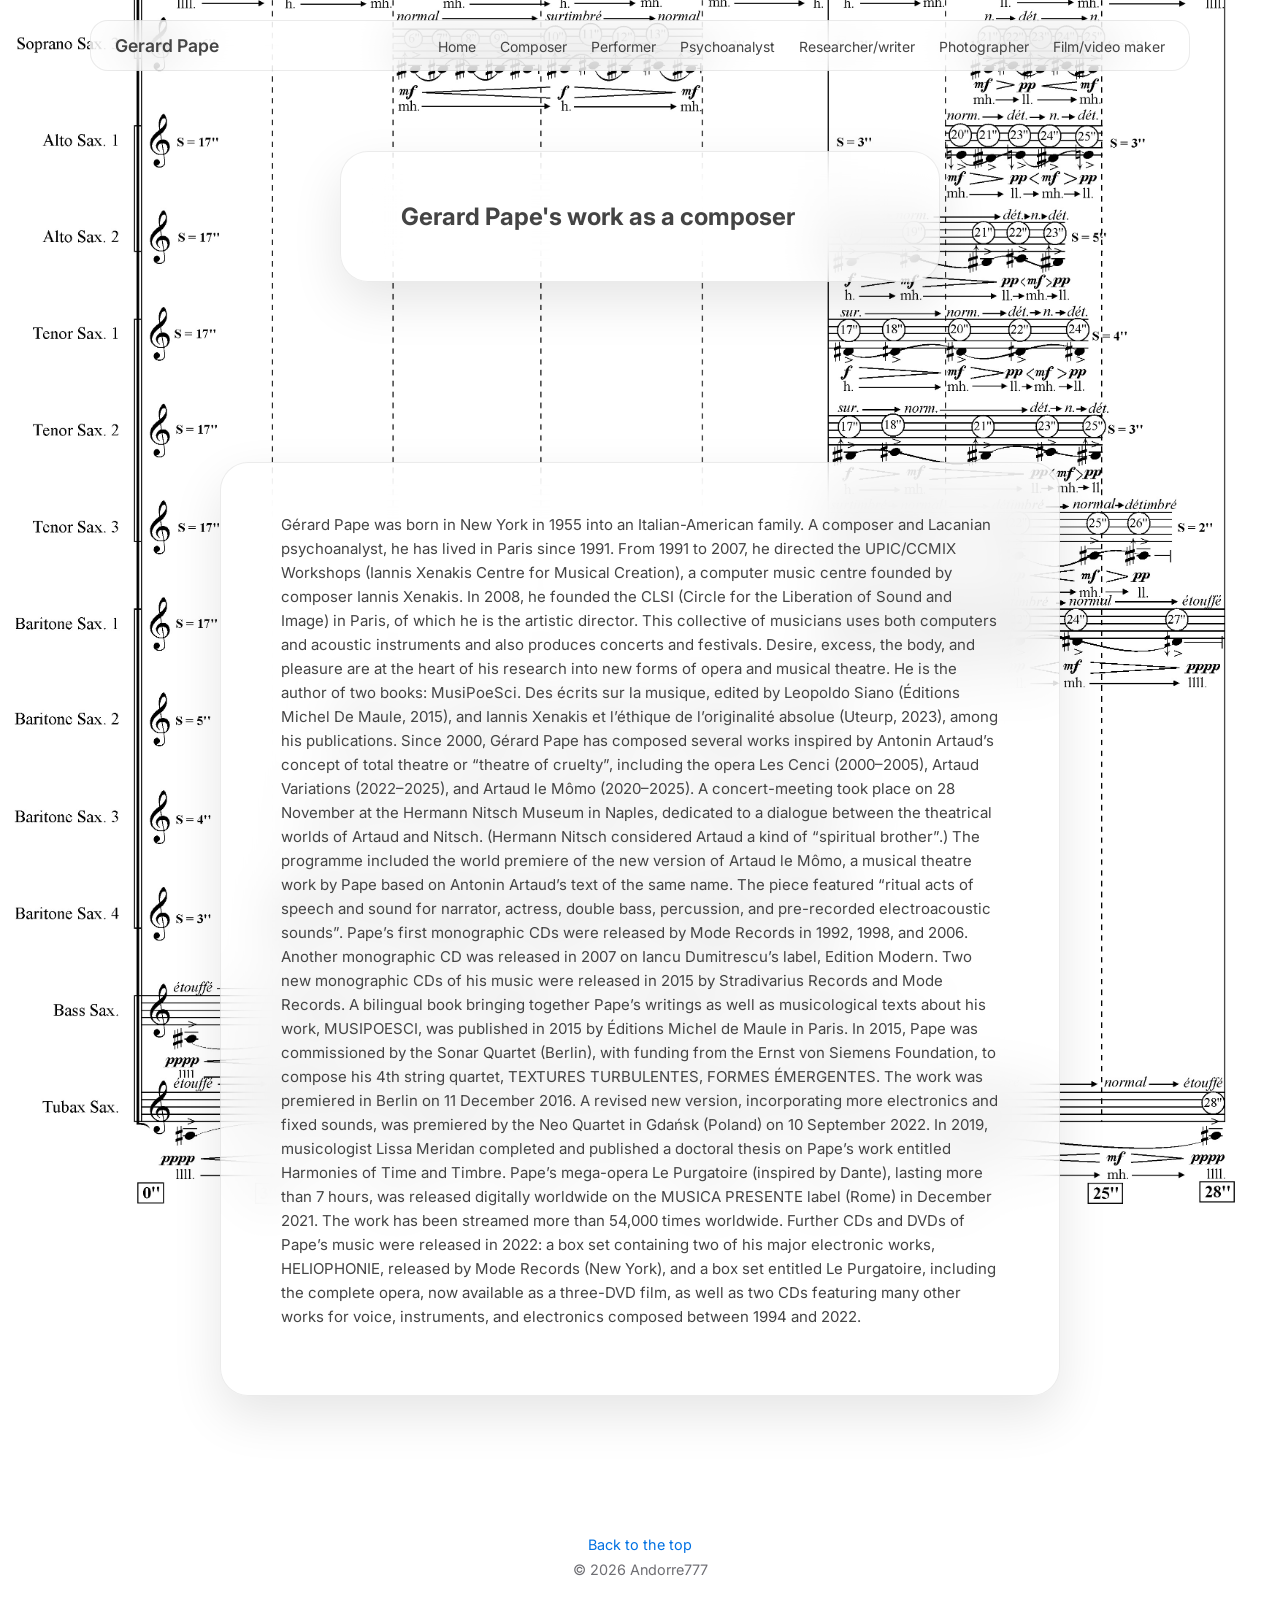
<file: page1.html>
<!DOCTYPE html>
<html lang="fr">
<head>
    <meta charset="UTF-8">
    <meta name="viewport" content="width=device-width, initial-scale=1.0">
    <title>Composer</title>

    <link rel="preconnect" href="https://fonts.googleapis.com">
    <link rel="preconnect" href="https://fonts.gstatic.com" crossorigin>
    <link href="https://fonts.googleapis.com/css2?family=Inter:wght@400;500;600&display=swap" rel="stylesheet">

    <link rel="stylesheet" href="style.css">
    <link rel="icon" type="image/png" href="FaviconGP.png">
<style>
:root {
    --background-image: url("image6.jpg");
}
</style>
    
</head>
<body>

    <!-- NAVBAR -->
    <nav class="navbar">
        <div style="color: #444444;" class="logo">Gerard Pape</div>

        <div>
            <a style="color: #444444;" href="index.html">Home</a>
            <a style="color: #444444;" href="page1.html">Composer</a>
            <a style="color: #444444;" href="page2.html">Performer</a>
            <a style="color: #444444;" href="page3.html">Psychoanalyst</a>
            <a style="color: #444444;" href="page4.html">Researcher/writer</a>
            <a style="color: #444444;" href="page5.html">Photographer</a>
            <a style="color: #444444;" href="page6.html">Film/video maker</a>
        </div>
    </nav>

    <!-- HERO -->
    <section class="hero">
        <div class="glass-card">
            <h1 style="color: #444444;" >
                Gerard Pape's work as a composer
            </h1>
        </div>
    </section>

    <!-- MAIN -->
    <section class="section" id="section1">
        <div class="glass-card2">
          <p style="color: #444444;" > Gérard Pape was born in New York in 1955 into an Italian-American family.

A composer and Lacanian psychoanalyst, he has lived in Paris since 1991. From 1991 to 2007, he directed the UPIC/CCMIX Workshops (Iannis Xenakis Centre for Musical Creation), a computer music centre founded by composer Iannis Xenakis. In 2008, he founded the CLSI (Circle for the Liberation of Sound and Image) in Paris, of which he is the artistic director. This collective of musicians uses both computers and acoustic instruments and also produces concerts and festivals.

Desire, excess, the body, and pleasure are at the heart of his research into new forms of opera and musical theatre. He is the author of two books: MusiPoeSci. Des écrits sur la musique, edited by Leopoldo Siano (Éditions Michel De Maule, 2015), and Iannis Xenakis et l’éthique de l’originalité absolue (Uteurp, 2023), among his publications.

Since 2000, Gérard Pape has composed several works inspired by Antonin Artaud’s concept of total theatre or “theatre of cruelty”, including the opera Les Cenci (2000–2005), Artaud Variations (2022–2025), and Artaud le Mômo (2020–2025).

A concert-meeting took place on 28 November at the Hermann Nitsch Museum in Naples, dedicated to a dialogue between the theatrical worlds of Artaud and Nitsch. (Hermann Nitsch considered Artaud a kind of “spiritual brother”.) The programme included the world premiere of the new version of Artaud le Mômo, a musical theatre work by Pape based on Antonin Artaud’s text of the same name. The piece featured “ritual acts of speech and sound for narrator, actress, double bass, percussion, and pre-recorded electroacoustic sounds”.

Pape’s first monographic CDs were released by Mode Records in 1992, 1998, and 2006. Another monographic CD was released in 2007 on Iancu Dumitrescu’s label, Edition Modern. Two new monographic CDs of his music were released in 2015 by Stradivarius Records and Mode Records.

A bilingual book bringing together Pape’s writings as well as musicological texts about his work, MUSIPOESCI, was published in 2015 by Éditions Michel de Maule in Paris.

In 2015, Pape was commissioned by the Sonar Quartet (Berlin), with funding from the Ernst von Siemens Foundation, to compose his 4th string quartet, TEXTURES TURBULENTES, FORMES ÉMERGENTES. The work was premiered in Berlin on 11 December 2016. A revised new version, incorporating more electronics and fixed sounds, was premiered by the Neo Quartet in Gdańsk (Poland) on 10 September 2022.

In 2019, musicologist Lissa Meridan completed and published a doctoral thesis on Pape’s work entitled Harmonies of Time and Timbre.

Pape’s mega-opera Le Purgatoire (inspired by Dante), lasting more than 7 hours, was released digitally worldwide on the MUSICA PRESENTE label (Rome) in December 2021. The work has been streamed more than 54,000 times worldwide.

Further CDs and DVDs of Pape’s music were released in 2022: a box set containing two of his major electronic works, HELIOPHONIE, released by Mode Records (New York), and a box set entitled Le Purgatoire, including the complete opera, now available as a three-DVD film, as well as two CDs featuring many other works for voice, instruments, and electronics composed between 1994 and 2022.</p>
        </div>
    </section>

    

    <!-- FOOTER -->
    <footer>
        <a href="#">Back to the top</a>
        <p>© 2026 Andorre777</p>
    </footer>

</body>
</html>
</file>
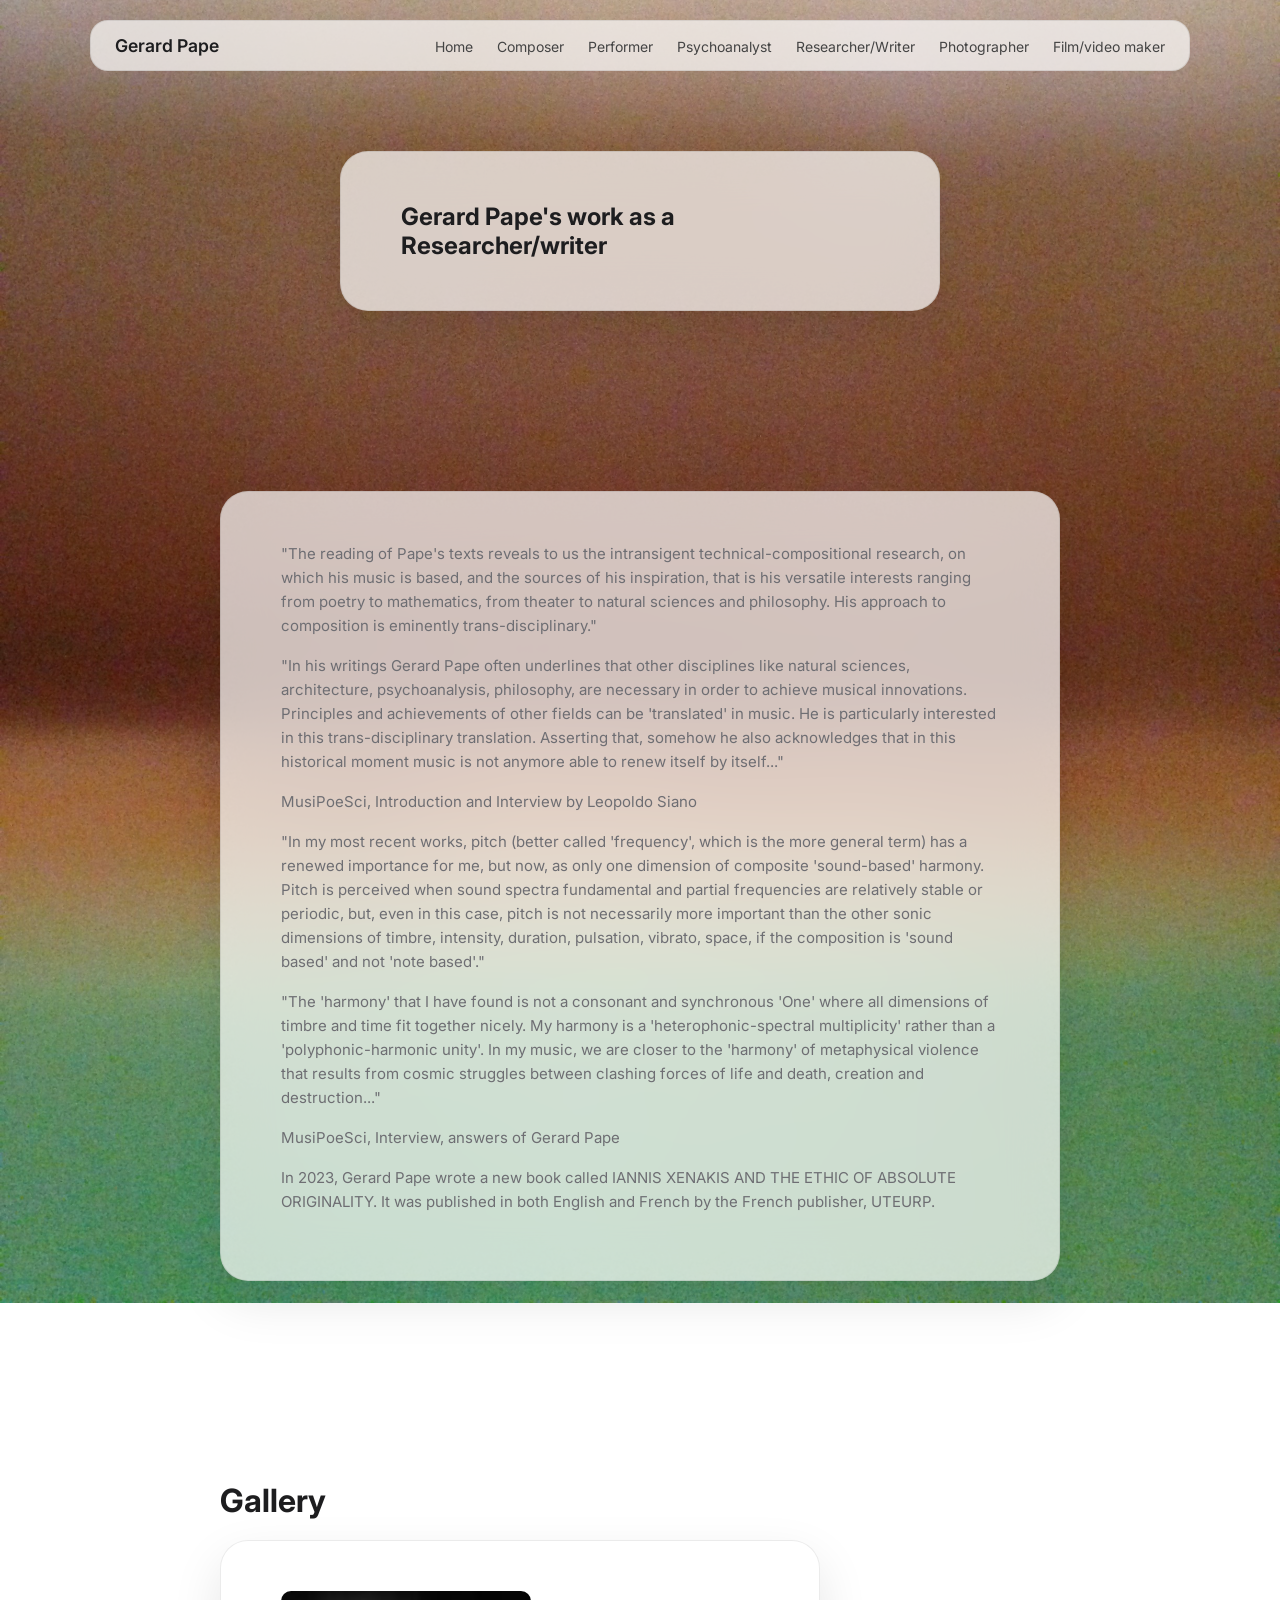
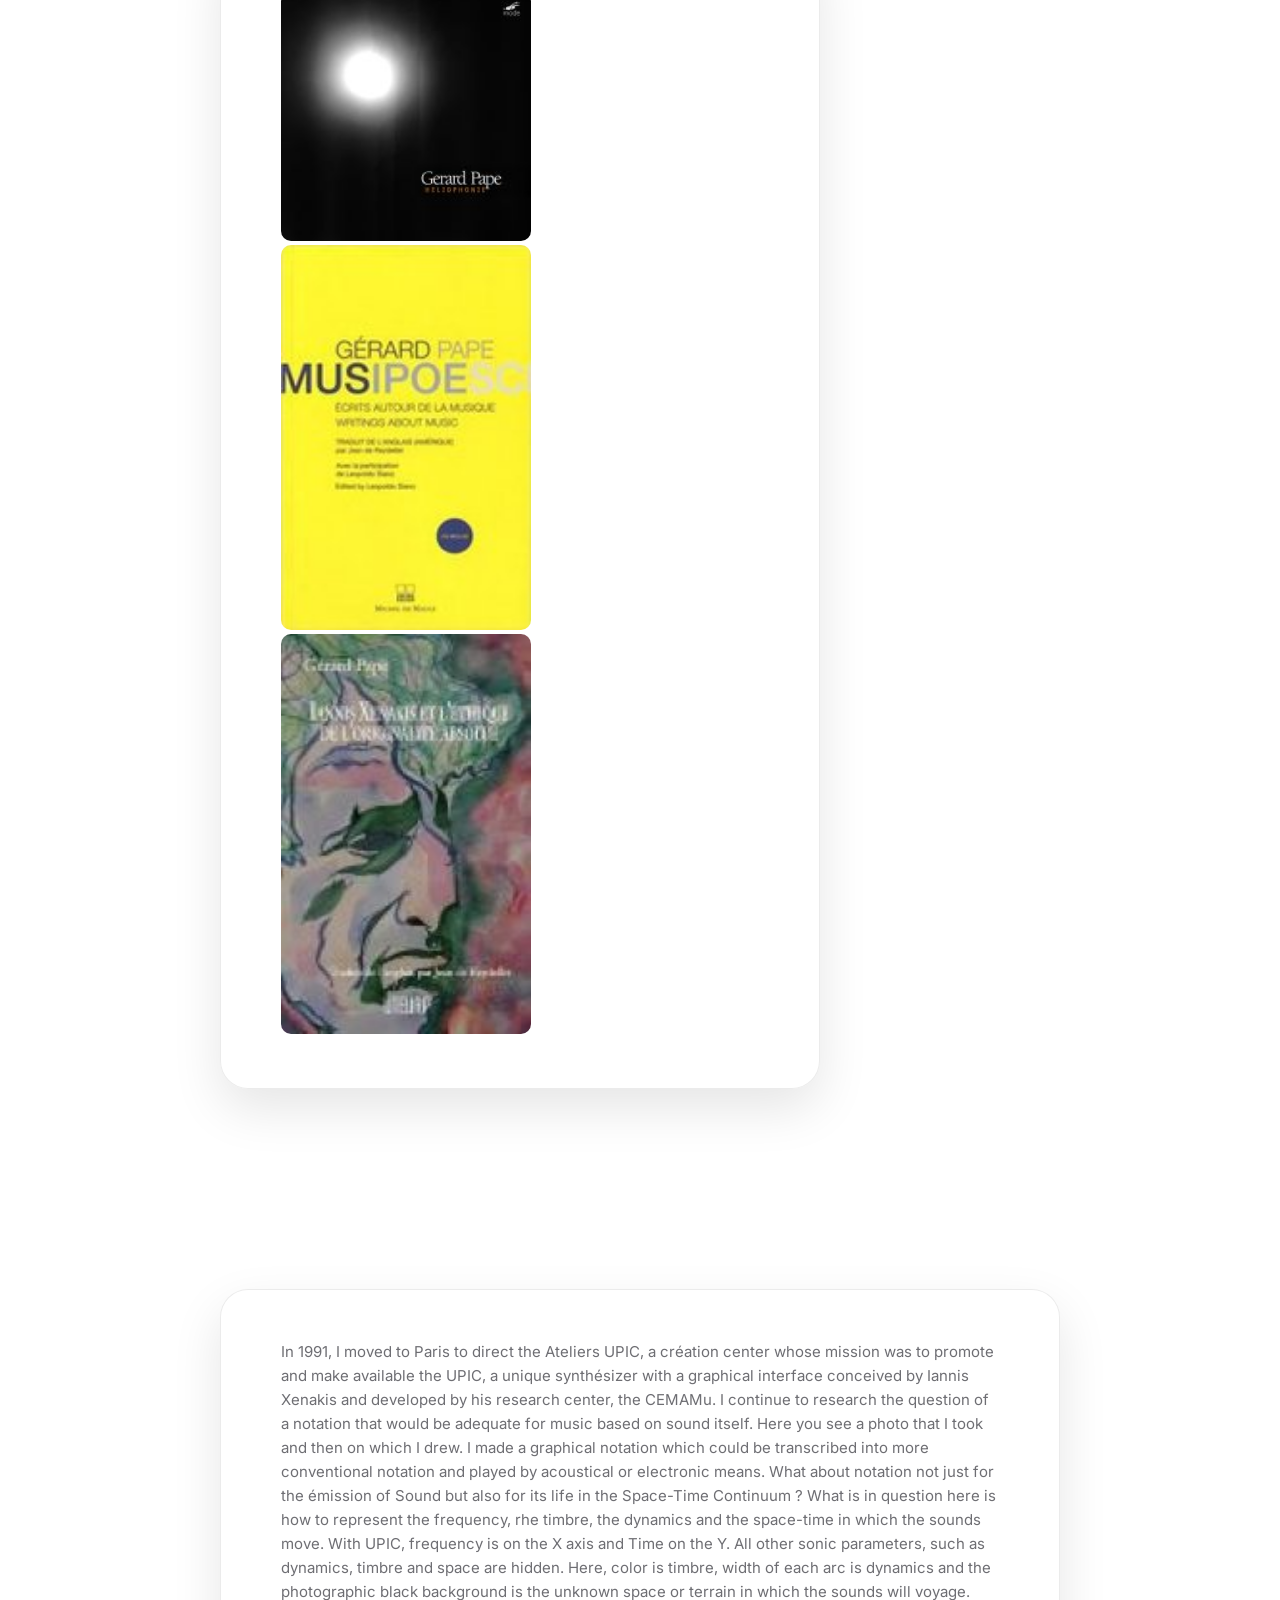
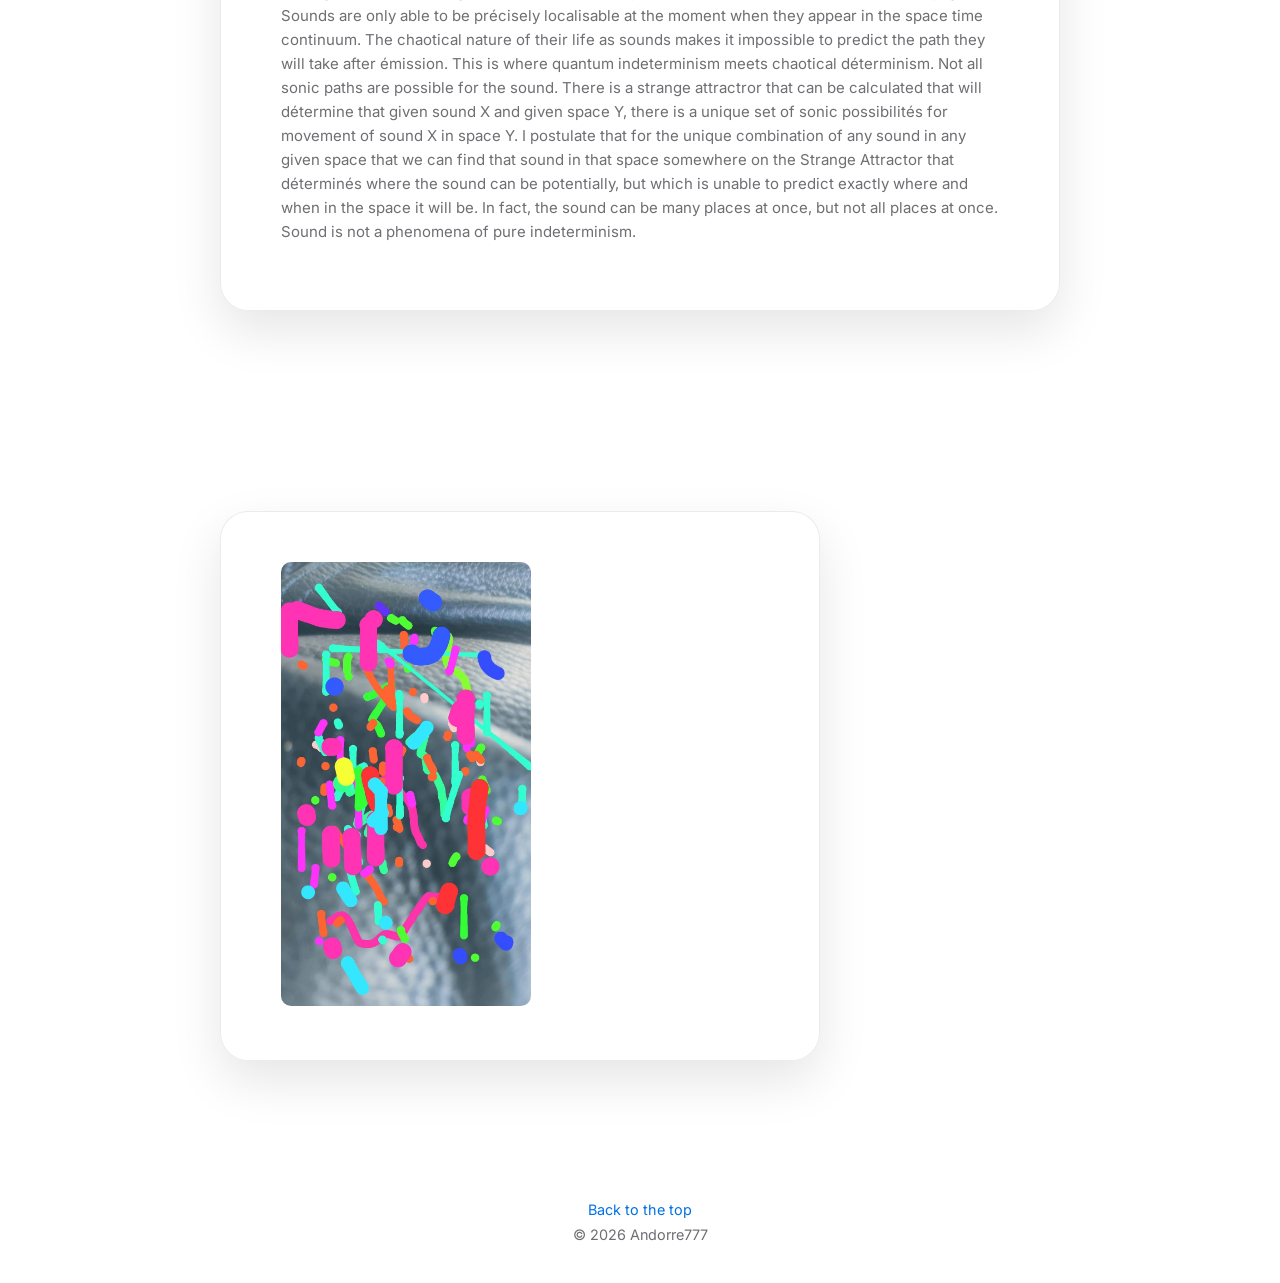
<file: page4.html>
<!DOCTYPE html>
<html lang="fr">
<head>
    <meta charset="UTF-8">
    <meta name="viewport" content="width=device-width, initial-scale=1.0">
    <title>Researcher/Writer</title>

    <link rel="preconnect" href="https://fonts.googleapis.com">
    <link rel="preconnect" href="https://fonts.gstatic.com" crossorigin>
    <link href="https://fonts.googleapis.com/css2?family=Inter:wght@400;500;600&display=swap" rel="stylesheet">

    <link rel="stylesheet" href="style.css">
    <link rel="icon" type="image/png" href="FaviconGP.png">
<style>
:root {
    --background-image: url("image10.JPG");
}
</style>
    
</head>
<body>

    <!-- NAVBAR -->
    <nav class="navbar">
        <div class="logo">Gerard Pape</div>

        <div>
            <a style="color:#444;" href="index.html">Home</a>
            <a style="color:#444;" href="page1.html">Composer</a>
            <a style="color:#444;" href="page2.html">Performer</a>
            <a style="color:#444;" href="page3.html">Psychoanalyst</a>
            <a style="color:#444;" href="page4.html">Researcher/Writer</a>
            <a style="color:#444;" href="page5.html">Photographer</a>
            <a style="color:#444;" href="page6.html">Film/video maker</a>
        </div>
    </nav>

    <!-- HERO -->
    <section class="hero">
        <div class="glass-card">
            <h1>
                Gerard Pape's work as a Researcher/writer
            </h1>
        </div>
    </section>

    <!-- MAIN -->
    <section class="section" id="section1">
        <div class="glass-card2">
          <p>"The reading of Pape's texts reveals to us the intransigent technical-compositional research, on which his music is based,
            and the sources of his inspiration, that is his versatile interests ranging from poetry to mathematics,
            from theater to natural sciences and philosophy. His approach to composition is eminently trans-disciplinary."</p>

          <p>"In his writings Gerard Pape often underlines that other disciplines like natural sciences, architecture, psychoanalysis, philosophy,
            are necessary in order to achieve musical innovations. Principles and achievements of other fields can be 'translated' in music.
            He is particularly interested in this trans-disciplinary translation.
            Asserting that, somehow he also acknowledges that in this historical moment music is not anymore able to renew itself by itself..."</p>

          <p>MusiPoeSci, Introduction and Interview by Leopoldo Siano</p>

          <p>"In my most recent works, pitch (better called 'frequency', which is the more general term) has a renewed importance for me,
            but now, as only one dimension of composite 'sound-based' harmony.
            Pitch is perceived when sound spectra fundamental and partial frequencies are relatively stable or periodic,
            but, even in this case, pitch is not necessarily more important than the other sonic dimensions of timbre,
            intensity, duration, pulsation, vibrato, space, if the composition is 'sound based' and not 'note based'."</p>

          <p>"The 'harmony' that I have found is not a consonant and synchronous 'One' where all dimensions of timbre and time fit together nicely.
            My harmony is a 'heterophonic-spectral multiplicity' rather than a 'polyphonic-harmonic unity'. In my music, we are closer to the 'harmony'
            of metaphysical violence that results from cosmic struggles between clashing forces of life and death, creation and destruction..."</p>

          <p>MusiPoeSci, Interview, answers of Gerard Pape</p>

            <p>In 2023, Gerard Pape wrote a new book called IANNIS XENAKIS AND THE ETHIC OF
ABSOLUTE ORIGINALITY. It was published in both English and French by the French publisher,
UTEURP.</p>
        </div>
    </section>

    <!-- WORKS -->
<section class="section" id="works">
    <h2>Gallery</h2>

    <div class="glass-card">

        <img src="Gerard/CD Héliophonie.jpg" alt="Image 1">
        <img src="Gerard/Gerard_Pape_book_musipoesci.jpg" alt="Image 2">
        <img src="Gerard/Iannis Xenakis et l'éthique de l'originalité absolue.jpg" alt="Image 3">

    </div>
</section>


    <!-- MAIN -->
    <section class="section" id="section1">
        <div class="glass-card2">
          <p>In 1991, I moved to Paris to direct the Ateliers UPIC, a création center whose mission was to promote and make available the UPIC, a unique synthésizer with a graphical interface conceived by Iannis Xenakis and developed by his research center, the CEMAMu.
I continue to research the question of a notation that would be adequate for music based on sound itself.
Here you see a photo that I took and then on which I drew. I made a graphical notation which could be transcribed into more conventional notation and played by acoustical or electronic means.
What about notation not just for the émission of Sound but also for its life in the Space-Time Continuum ?
What is in question here is how to represent the frequency, rhe timbre, the dynamics and the space-time in which the sounds move.
With UPIC, frequency is on the X axis and Time on the Y. All other sonic parameters, such as dynamics, timbre and space are hidden.
Here, color is timbre, width of each arc is dynamics and the photographic black background is the unknown space or terrain in which the sounds will voyage.
Sounds are only able to be précisely localisable at the moment when they appear in the space time continuum. The chaotical nature of their life as sounds makes it impossible to predict the path they will take after émission.
This is where quantum indeterminism meets chaotical déterminism. Not all sonic paths are possible for the sound. There is a strange attractror that can be calculated that will détermine that given sound X and given space Y, there is a unique set of sonic possibilités for movement of sound X in space Y.
I postulate that for the unique combination of any sound in any given space that we can find that sound in that space somewhere on the Strange Attractor that déterminés where the sound can be potentially, but which is unable to predict exactly where and when in the space it will be. In fact, the sound can be many places at once, but not all places at once. Sound is not a phenomena of pure indeterminism.</p>
        </div>
    </section>

    <!-- WORKS -->
<section class="section" id="works">
    <div class="glass-card">

        <img src="Gerard/ImageRES.jpg" alt="Image not available">

    </div>
</section>

    <!-- FOOTER -->
    <footer>
        <a href="#">Back to the top</a>
        <p>© 2026 Andorre777</p>
    </footer>

</body>
</html>
</file>
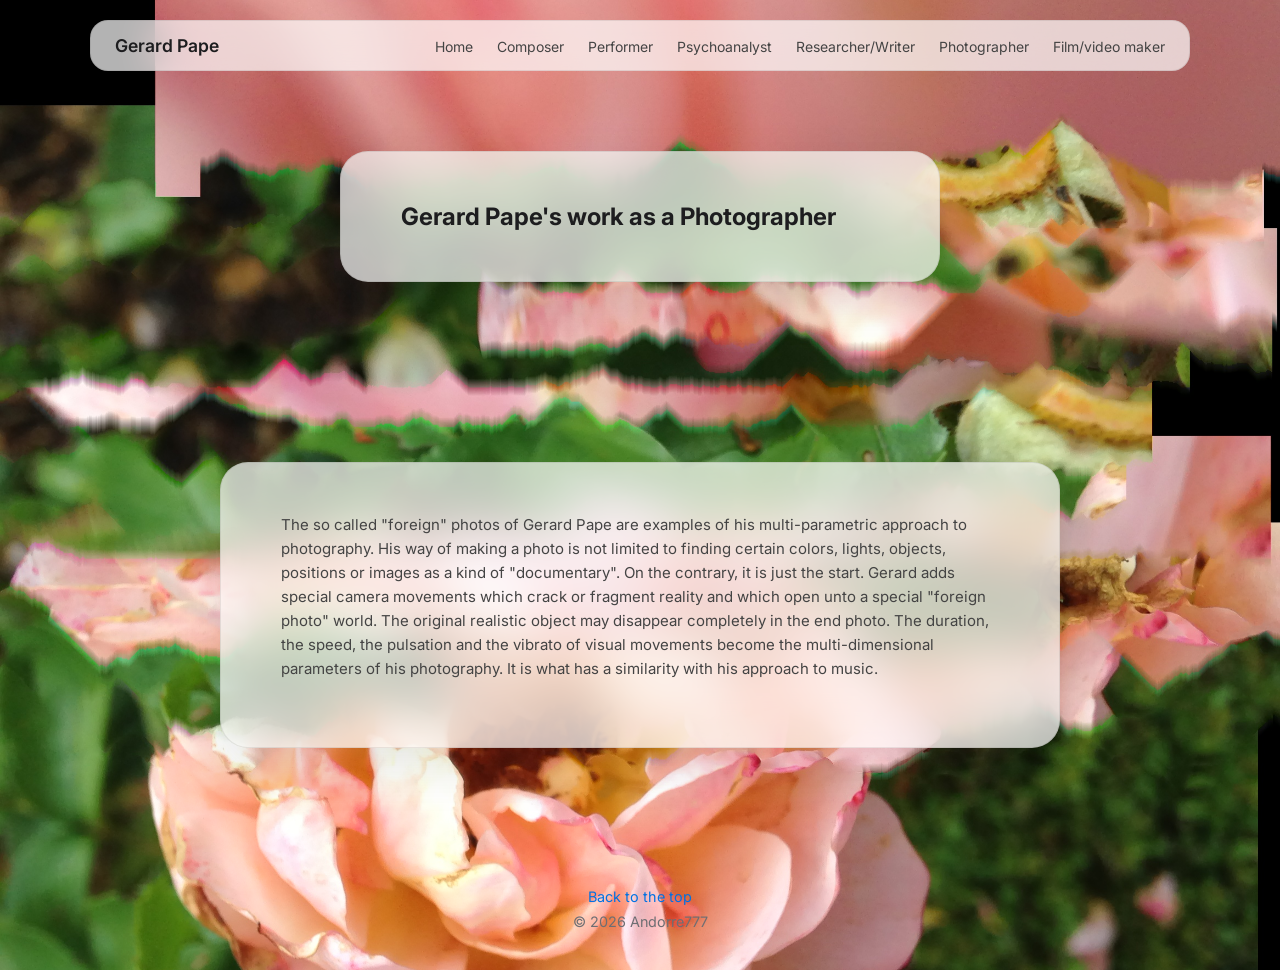
<file: page5.html>
<!DOCTYPE html>
<html lang="fr">
<head>
    <meta charset="UTF-8">
    <meta name="viewport" content="width=device-width, initial-scale=1.0">
    <title>Photographer</title>

    <link rel="preconnect" href="https://fonts.googleapis.com">
    <link rel="preconnect" href="https://fonts.gstatic.com" crossorigin>
    <link href="https://fonts.googleapis.com/css2?family=Inter:wght@400;500;600&display=swap" rel="stylesheet">

    <link rel="stylesheet" href="style.css">
    <link rel="icon" type="image/png" href="FaviconGP.png">
<style>
:root {
    --background-image: url("image11.jpg");
}
</style>
    
</head>
<body>

    <!-- NAVBAR -->
    <nav class="navbar">
        <div class="logo">Gerard Pape</div>

        <div>
            <a style="color:#444;" href="index.html">Home</a>
            <a style="color:#444;" href="page1.html">Composer</a>
            <a style="color:#444;" href="page2.html">Performer</a>
            <a style="color:#444;" href="page3.html">Psychoanalyst</a>
            <a style="color:#444;" href="page4.html">Researcher/Writer</a>
            <a style="color:#444;" href="page5.html">Photographer</a>
            <a style="color:#444;" href="page6.html">Film/video maker</a>
        </div>
    </nav>

    <!-- HERO -->
    <section class="hero">
        <div class="glass-card">
            <h1>
                Gerard Pape's work as a Photographer
            </h1>
        </div>
    </section>

    <!-- MAIN -->
    <section class="section" id="section1">
        <div class="glass-card2">
          <p style="color: #444444;" >The so called "foreign" photos of Gerard Pape are examples of his multi-parametric approach to photography.
            His way of making a photo is not limited to finding certain colors, lights, objects, positions or images as a kind of "documentary". 
            On the contrary, it is just the start. Gerard adds special camera movements which crack or fragment reality and which open unto a special "foreign photo" world.
            The original realistic object may disappear completely in the end photo. The duration, the speed, 
            the pulsation and the vibrato of visual movements become the multi-dimensional parameters of his photography. It is what has a similarity with his approach to music.</p>
        </div>
    </section>

    

    <!-- FOOTER -->
    <footer>
        <a href="#">Back to the top</a>
        <p>© 2026 Andorre777</p>
    </footer>

</body>
</html>
</file>
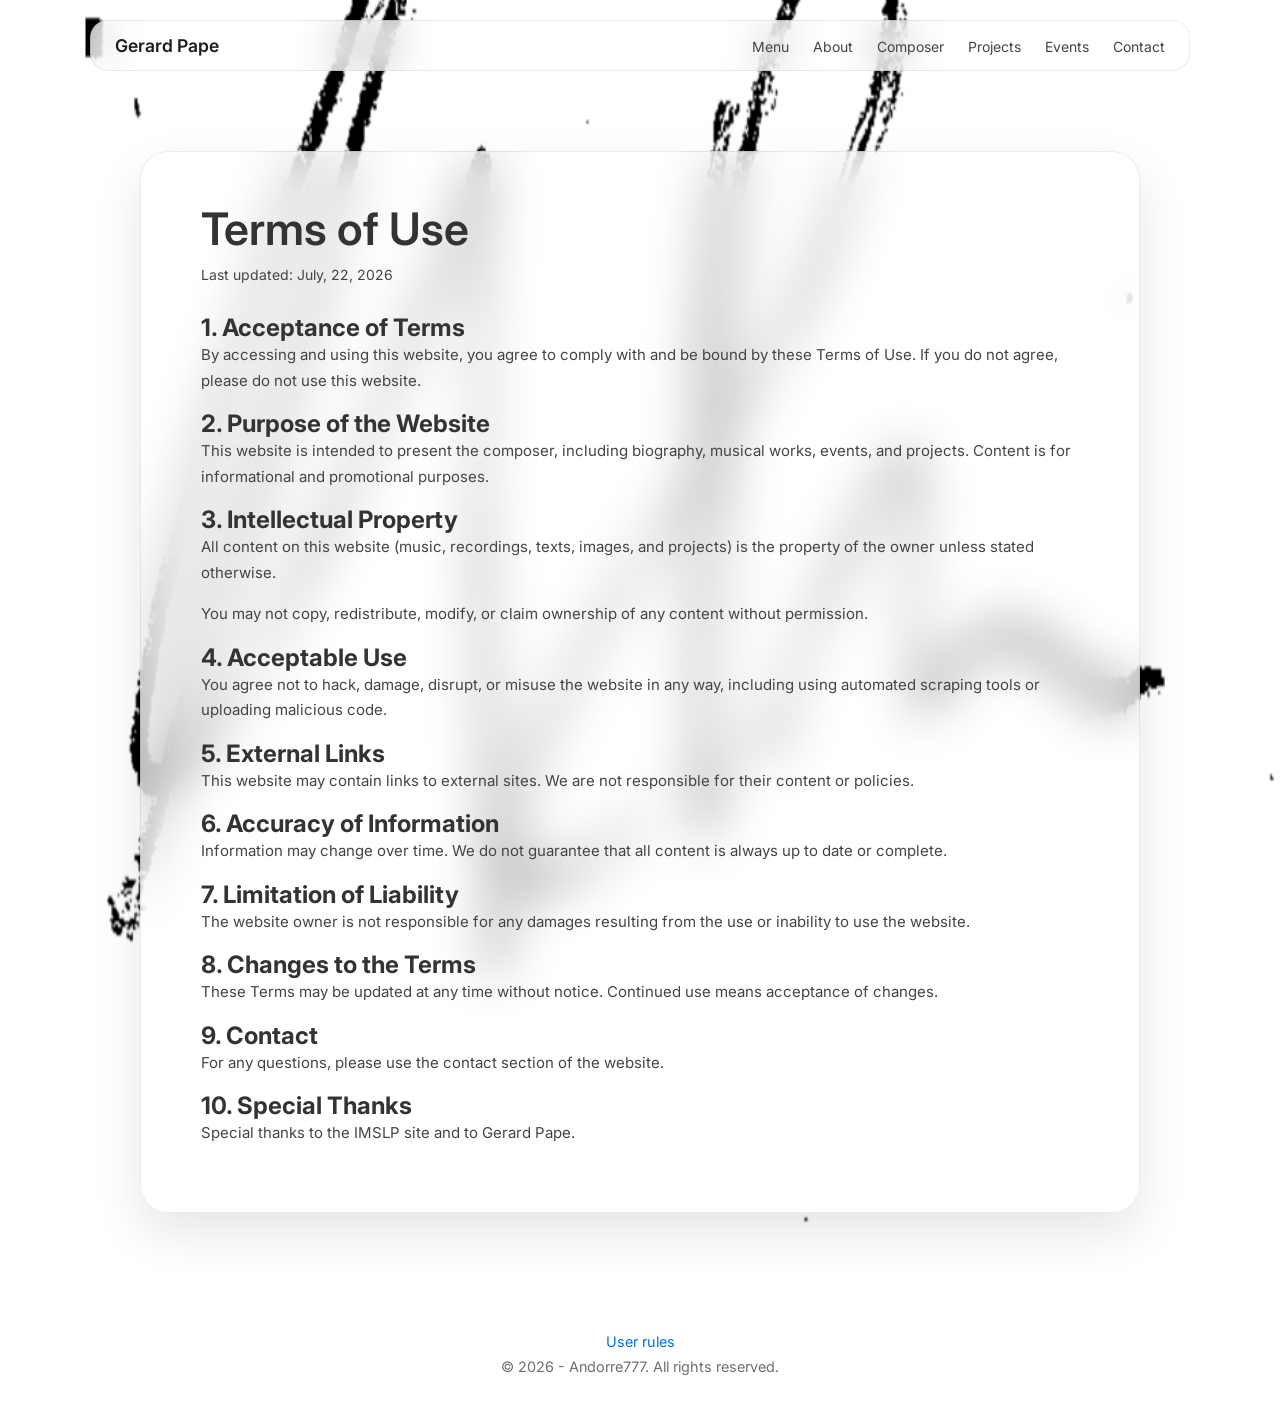
<file: terms-of-use.html>
<!DOCTYPE html>
<html lang="fr">
<head>
    <meta charset="UTF-8">
    <meta name="viewport" content="width=device-width, initial-scale=1.0">
    <title>Terms of Use</title>
    <link rel="icon" type="image/png" href="FaviconGP.png">

    <link rel="stylesheet" href="style.css">

    <link href="https://fonts.googleapis.com/css2?family=Inter:wght@300;400;600&display=swap" rel="stylesheet">

    <style>
        :root {
            --background-image: url("image5.jpg");
        }
    </style>
</head>

<body>

<header class="navbar">
    <div style="color:333;" class="logo">Gerard Pape</div>
    <nav>
        <a style="color:#444;" href="index.html">Menu</a>
        <a style="color:#444;" href="choose.html">About</a>
        <a style="color:#444;" href="composer.html">Composer</a>
        <a style="color:#444;" href="ListOfWorks.html">Projects</a>
        <a style="color:#444;" href="events.html">Events</a>
        <a style="color:#444;" href="contact.html">Contact</a>
    </nav>
</header>


<section class="hero">

<div class="glass-card2">

    <h1 style="color:#333;">Terms of Use</h1>

    <div class="subtitle" style="color:#444;">
        Last updated: July, 22, 2026
    </div>


    <h2 style="color:#333;">1. Acceptance of Terms</h2>
    <p style="color:#444;">
        By accessing and using this website, you agree to comply with and be bound by these Terms of Use.
        If you do not agree, please do not use this website.
    </p>


    <h2 style="color:#333;">2. Purpose of the Website</h2>
    <p style="color:#444;">
        This website is intended to present the composer, including biography, musical works,
        events, and projects. Content is for informational and promotional purposes.
    </p>


    <h2 style="color:#333;">3. Intellectual Property</h2>
    <p style="color:#444;">
        All content on this website (music, recordings, texts, images, and projects)
        is the property of the owner unless stated otherwise.
    </p>

    <p style="color:#444;">
        You may not copy, redistribute, modify, or claim ownership of any content without permission.
    </p>


    <h2 style="color:#333;">4. Acceptable Use</h2>
    <p style="color:#444;">
        You agree not to hack, damage, disrupt, or misuse the website in any way,
        including using automated scraping tools or uploading malicious code.
    </p>


    <h2 style="color:#333;">5. External Links</h2>
    <p style="color:#444;">
        This website may contain links to external sites. We are not responsible for their content or policies.
    </p>


    <h2 style="color:#333;">6. Accuracy of Information</h2>
    <p style="color:#444;">
        Information may change over time. We do not guarantee that all content is always up to date or complete.
    </p>


    <h2 style="color:#333;">7. Limitation of Liability</h2>
    <p style="color:#444;">
        The website owner is not responsible for any damages resulting from the use
        or inability to use the website.
    </p>


    <h2 style="color:#333;">8. Changes to the Terms</h2>
    <p style="color:#444;">
        These Terms may be updated at any time without notice.
        Continued use means acceptance of changes.
    </p>


    <h2 style="color:#333;">9. Contact</h2>
    <p style="color:#444;">
        For any questions, please use the contact section of the website.
    </p>


    <h2 style="color:#333;">10. Special Thanks</h2>
    <p style="color:#444;">
        Special thanks to the IMSLP site and to Gerard Pape.
    </p>


</div>

</section>


<footer>
    <a href="terms-of-use.html">User rules</a>
    <p>© 2026 - Andorre777. All rights reserved.</p>
</footer>


</body>
</html>
</file>
<file: style.css>
/* Reset */
* {
    margin: 0;
    padding: 0;
    box-sizing: border-box;
}

/* =========================
   THEME AUTO (LIGHT / DARK)
========================= */
:root {
    --bg-color: #ffffff;
    --bg-gradient: linear-gradient(180deg, #f5f5f7, #ffffff);

    --glass-bg: rgba(255, 255, 255, 0.7);
    --border-glass: rgba(0, 0, 0, 0.08);

    --text-color: #1d1d1f;
    --text-muted: #6e6e73;

    --accent: #0071e3;
}

/* Mode sombre auto */
@media (prefers-color-scheme: dark) {
    :root {
        --bg-color: #0e0e11;
        --bg-gradient: linear-gradient(180deg, #0e0e11, #15151a);

        --glass-bg: rgba(255, 255, 255, 0.08);
        --border-glass: rgba(255, 255, 255, 0.15);

        --text-color: #f5f5f7;
        --text-muted: #b1b1b6;

        --accent: #0a84ff;
    }
}

/* =========================
   BASE
========================= */
body {
    font-family: 'Inter', sans-serif;

    background-image: var(--background-image);
    background-size: cover;
    background-position: center;
    background-repeat: no-repeat;
    background-attachment: fixed;

    color: var(--text-color);
    min-height: 100vh;
}

/* =========================
   NAVBAR
========================= */
.navbar {
    position: sticky;
    top: 20px;
    margin: 20px auto 0;

    width: 90%;
    max-width: 1100px;

    display: flex;
    justify-content: space-between;
    align-items: center;

    padding: 14px 24px;
    border-radius: 18px;

    background: var(--glass-bg);
    backdrop-filter: blur(20px);
    border: 1px solid var(--border-glass);

    z-index: 9999;
}

.logo {
    font-weight: 600;
    font-size: 1.1rem;
}

.navbar a {
    color: var(--text-muted);
    text-decoration: none;
    margin-left: 20px;
    font-size: 14px;
    transition: 0.2s;
}

.navbar a:hover {
    color: var(--accent);
}

/* =========================
   HERO
========================= */
.hero {
    display: flex;
    justify-content: center;
    align-items: center;
    padding: 80px 20px;
}

/* =========================
   GLASS CARDS
========================= */
.glass-card,
.glass-card2 {
    width: 100%;
    padding: 50px 60px;
    border-radius: 28px;

    background: var(--glass-bg);
    backdrop-filter: blur(25px);
    border: 1px solid var(--border-glass);

    box-shadow: 0 20px 50px rgba(0, 0, 0, 0.1);
}

.glass-card {
    max-width: 600px;
}

.glass-card2 {
    max-width: 1000px;
}

.glass-card img {
    width: 100%;
    max-width: 250px;
    height: auto;
    border-radius: 10px;
}

/* =========================
   TEXT (IMPORTANT pour Terms)
========================= */
.glass-card2 h1 {
    font-size: clamp(2rem, 5vw, 2.8rem);
    font-weight: 600;
    margin-bottom: 10px;
}

.glass-card2 .subtitle {
    color: var(--text-muted);
    font-size: 14px;
    margin-bottom: 30px;
}

.glass-card2 p {
    font-size: 15px;
    line-height: 1.7;
    color: var(--text-muted);
    margin-bottom: 16px;
}

/* Style des titres de sections */
.glass-card2 strong {
    display: block;
    margin-top: 25px;
    margin-bottom: 6px;
    font-size: 16px;
    color: var(--text-color);
}

/* =========================
   SECTIONS
========================= */
.section {
    max-width: 900px;
    margin: 0 auto;
    padding: 100px 30px;
}

.section h2 {
    font-size: clamp(1.6rem, 4vw, 2rem);
    margin-bottom: 20px;
}

.section p {
    color: var(--text-muted);
    line-height: 1.6;
}

/* =========================
   FOOTER
========================= */
footer {
    text-align: center;
    padding: 40px;
    font-size: 0.9rem;
    color: var(--text-muted);
}

footer a {
    display: block;
    margin-bottom: 8px;
    color: var(--accent);
    text-decoration: none;
}

footer a:hover {
    text-decoration: underline;
}

/* =========================
   BUTTONS
========================= */
.btn {
    display: inline-block;
    margin-top: 15px;
    padding: 12px 18px;
    border-radius: 12px;

    background: var(--accent);
    color: white;
    text-decoration: none;

    font-size: 14px;
    transition: 0.2s ease;
}

.btn:hover {
    opacity: 0.85;
    transform: translateY(-1px);
}

/* =========================
   CUSTOM LINKS
========================= */
.custom-link {
    color: white;
    text-decoration: none;
}

.custom-link:visited {
    color: white;
}

.custom-link:hover {
    color: #66ccff;
}

.custom-link:active {
    color: #66ccff;
}

/* =========================
   ACCORDION
========================= */
.accordion-item {
    margin-bottom: 12px;
}

.accordion-header {
    width: 100%;
    padding: 16px 20px;

    border: none;
    border-radius: 12px;

    background: rgba(0,0,0,0.08);

    color: #222;
    font-size: 16px;
    font-weight: 600;
    text-align: left;

    cursor: pointer;
    transition: 0.25s;
}

.accordion-header:hover {
    background: rgba(0,0,0,0.15);
}

.accordion-header.active {
    background: rgba(0,0,0,0.20);
}

.accordion-content {
    max-height: 0;
    overflow: hidden;

    transition: max-height 0.3s ease;

    padding: 0 20px;
}

.accordion-content p {
    padding: 15px 0;
    color: #444;
}

/* =========================
   RESPONSIVE
========================= */
@media (max-width: 768px) {

    .navbar {
        padding: 12px 16px;
    }

    .glass-card,
    .glass-card2 {
        padding: 25px;
    }

    .glass-card img {
        max-width: 100%;
    }

    .glass-card2 h1 {
        font-size: 2rem;
    }

    .section {
        padding: 70px 20px;
    }

}

/* =========================
   GALLERY
========================= */

.gallery-grid{
    display:grid;
    grid-template-columns:repeat(auto-fit,minmax(180px,1fr));
    gap:20px;
    justify-items:center;
}

.gallery-grid img{

    width:100%;
    aspect-ratio:3/4;

    object-fit:cover;

    border-radius:14px;

    transition:0.25s ease;

    cursor:pointer;
}

.gallery-grid img:hover{

    transform:scale(1.04);

    box-shadow:0 12px 35px rgba(0,0,0,.18);

}
</file>
